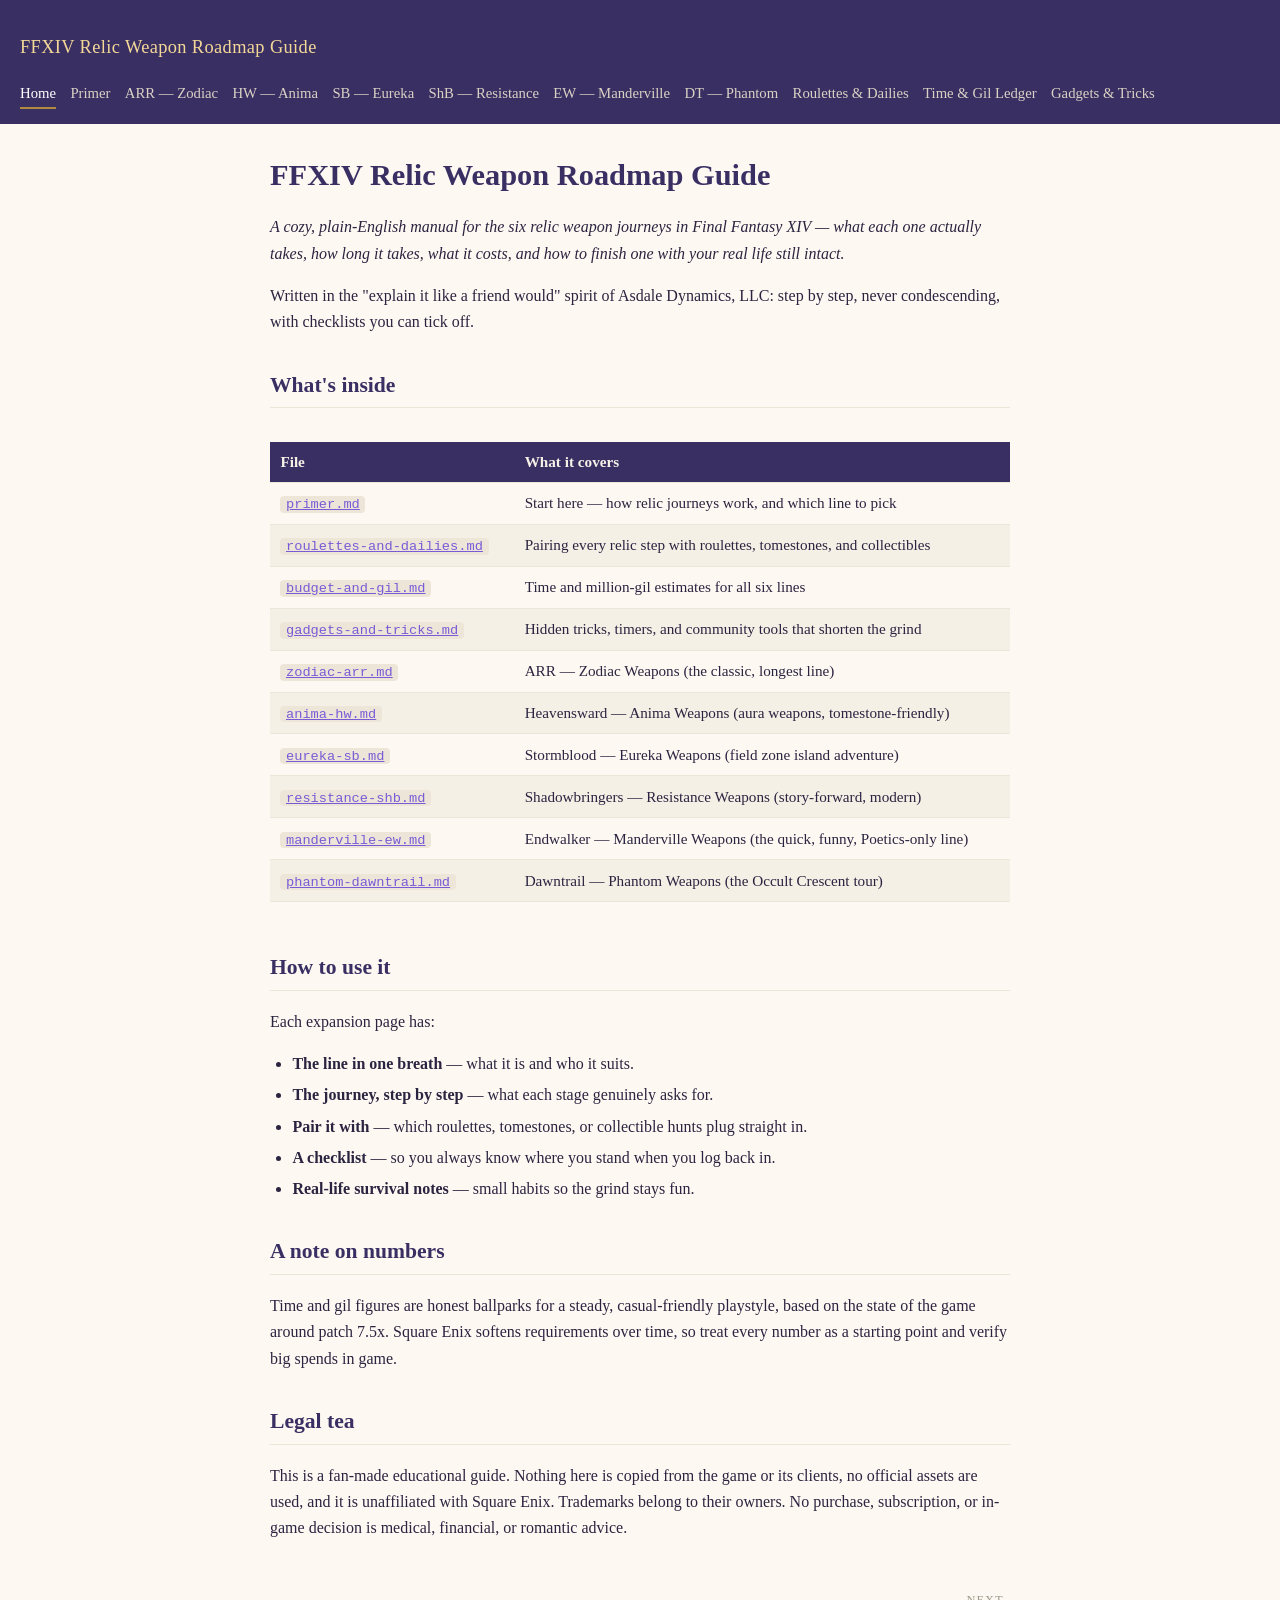
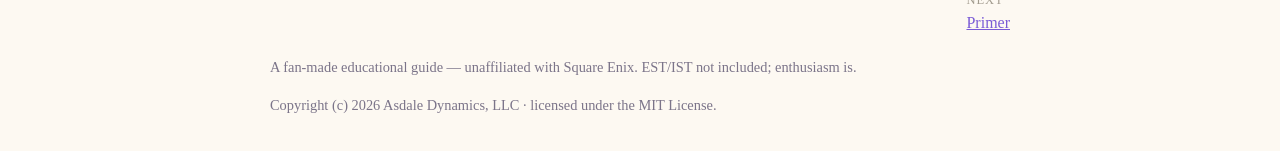
<file: site/index.html>
<!DOCTYPE html>
<html lang="en">
<head>
<meta charset="utf-8">
<meta name="viewport" content="width=device-width, initial-scale=1">
<title>FFXIV Relic Weapon Roadmap Guide — FFXIV Relic Weapon Roadmap Guide</title>
<meta name="description" content="A cozy fan-made guide to every Final Fantasy XIV relic weapon journey: steps, time and gil estimates, roulette pairings, and checklists.">
<link rel="stylesheet" href="css/style.css">
</head>
<body>
<header class="site-header">
  <p class="brand"><a href="index.html">FFXIV Relic Weapon Roadmap Guide</a></p>
  <nav class="site-nav"><a href="index.html" class="current">Home</a> <a href="primer.html">Primer</a> <a href="zodiac.html">ARR — Zodiac</a> <a href="anima.html">HW — Anima</a> <a href="eureka.html">SB — Eureka</a> <a href="resistance.html">ShB — Resistance</a> <a href="manderville.html">EW — Manderville</a> <a href="phantom.html">DT — Phantom</a> <a href="roulettes.html">Roulettes & Dailies</a> <a href="budget.html">Time & Gil Ledger</a> <a href="gadgets.html">Gadgets & Tricks</a></nav>
</header>
<main>
<h1 id="ffxiv-relic-weapon-roadmap-guide">FFXIV Relic Weapon Roadmap Guide</h1>
<p><em>A cozy, plain-English manual for the six relic weapon journeys in Final Fantasy XIV — what each one actually takes, how long it takes, what it costs, and how to finish one with your real life still intact.</em></p>
<p>Written in the "explain it like a friend would" spirit of Asdale Dynamics, LLC: step by step, never condescending, with checklists you can tick off.</p>
<h2 id="what-s-inside">What's inside</h2>
<div class="tablewrap"><table>
<thead><tr><th>File</th><th>What it covers</th></tr></thead>
<tbody>
<tr><td><a href="primer.md"><code>primer.md</code></a></td><td>Start here — how relic journeys work, and which line to pick</td></tr>
<tr><td><a href="roulettes-and-dailies.md"><code>roulettes-and-dailies.md</code></a></td><td>Pairing every relic step with roulettes, tomestones, and collectibles</td></tr>
<tr><td><a href="budget-and-gil.md"><code>budget-and-gil.md</code></a></td><td>Time and million-gil estimates for all six lines</td></tr>
<tr><td><a href="gadgets-and-tricks.md"><code>gadgets-and-tricks.md</code></a></td><td>Hidden tricks, timers, and community tools that shorten the grind</td></tr>
<tr><td><a href="zodiac-arr.md"><code>zodiac-arr.md</code></a></td><td>ARR — Zodiac Weapons (the classic, longest line)</td></tr>
<tr><td><a href="anima-hw.md"><code>anima-hw.md</code></a></td><td>Heavensward — Anima Weapons (aura weapons, tomestone-friendly)</td></tr>
<tr><td><a href="eureka-sb.md"><code>eureka-sb.md</code></a></td><td>Stormblood — Eureka Weapons (field zone island adventure)</td></tr>
<tr><td><a href="resistance-shb.md"><code>resistance-shb.md</code></a></td><td>Shadowbringers — Resistance Weapons (story-forward, modern)</td></tr>
<tr><td><a href="manderville-ew.md"><code>manderville-ew.md</code></a></td><td>Endwalker — Manderville Weapons (the quick, funny, Poetics-only line)</td></tr>
<tr><td><a href="phantom-dawntrail.md"><code>phantom-dawntrail.md</code></a></td><td>Dawntrail — Phantom Weapons (the Occult Crescent tour)</td></tr>
</tbody></table></div>
<h2 id="how-to-use-it">How to use it</h2>
<p>Each expansion page has:</p>
<ul>
<li><strong>The line in one breath</strong> — what it is and who it suits.</li>
<li><strong>The journey, step by step</strong> — what each stage genuinely asks for.</li>
<li><strong>Pair it with</strong> — which roulettes, tomestones, or collectible hunts plug straight in.</li>
<li><strong>A checklist</strong> — so you always know where you stand when you log back in.</li>
<li><strong>Real-life survival notes</strong> — small habits so the grind stays fun.</li>
</ul>
<h2 id="a-note-on-numbers">A note on numbers</h2>
<p>Time and gil figures are honest ballparks for a steady, casual-friendly playstyle, based on the state of the game around patch 7.5x. Square Enix softens requirements over time, so treat every number as a starting point and verify big spends in game.</p>
<h2 id="legal-tea">Legal tea</h2>
<p>This is a fan-made educational guide. Nothing here is copied from the game or its clients, no official assets are used, and it is unaffiliated with Square Enix. Trademarks belong to their owners. No purchase, subscription, or in-game decision is medical, financial, or romantic advice.</p>
</main>
<footer class="site-footer">
  <div class="pn-row">
    <div class="pn Previous pn-hidden"><span>Previous</span><span>&nbsp;</span></div>
    <div class="pn Next"><span>Next</span><a href="primer.html">Primer</a></div>
  </div>
  <p>A fan-made educational guide — unaffiliated with Square Enix. EST/IST not included; enthusiasm is.</p>
  <p>Copyright (c) 2026 Asdale Dynamics, LLC · licensed under the MIT License.</p>
</footer>
<script src="js/checklist.js"></script>
</body>
</html>
</file>
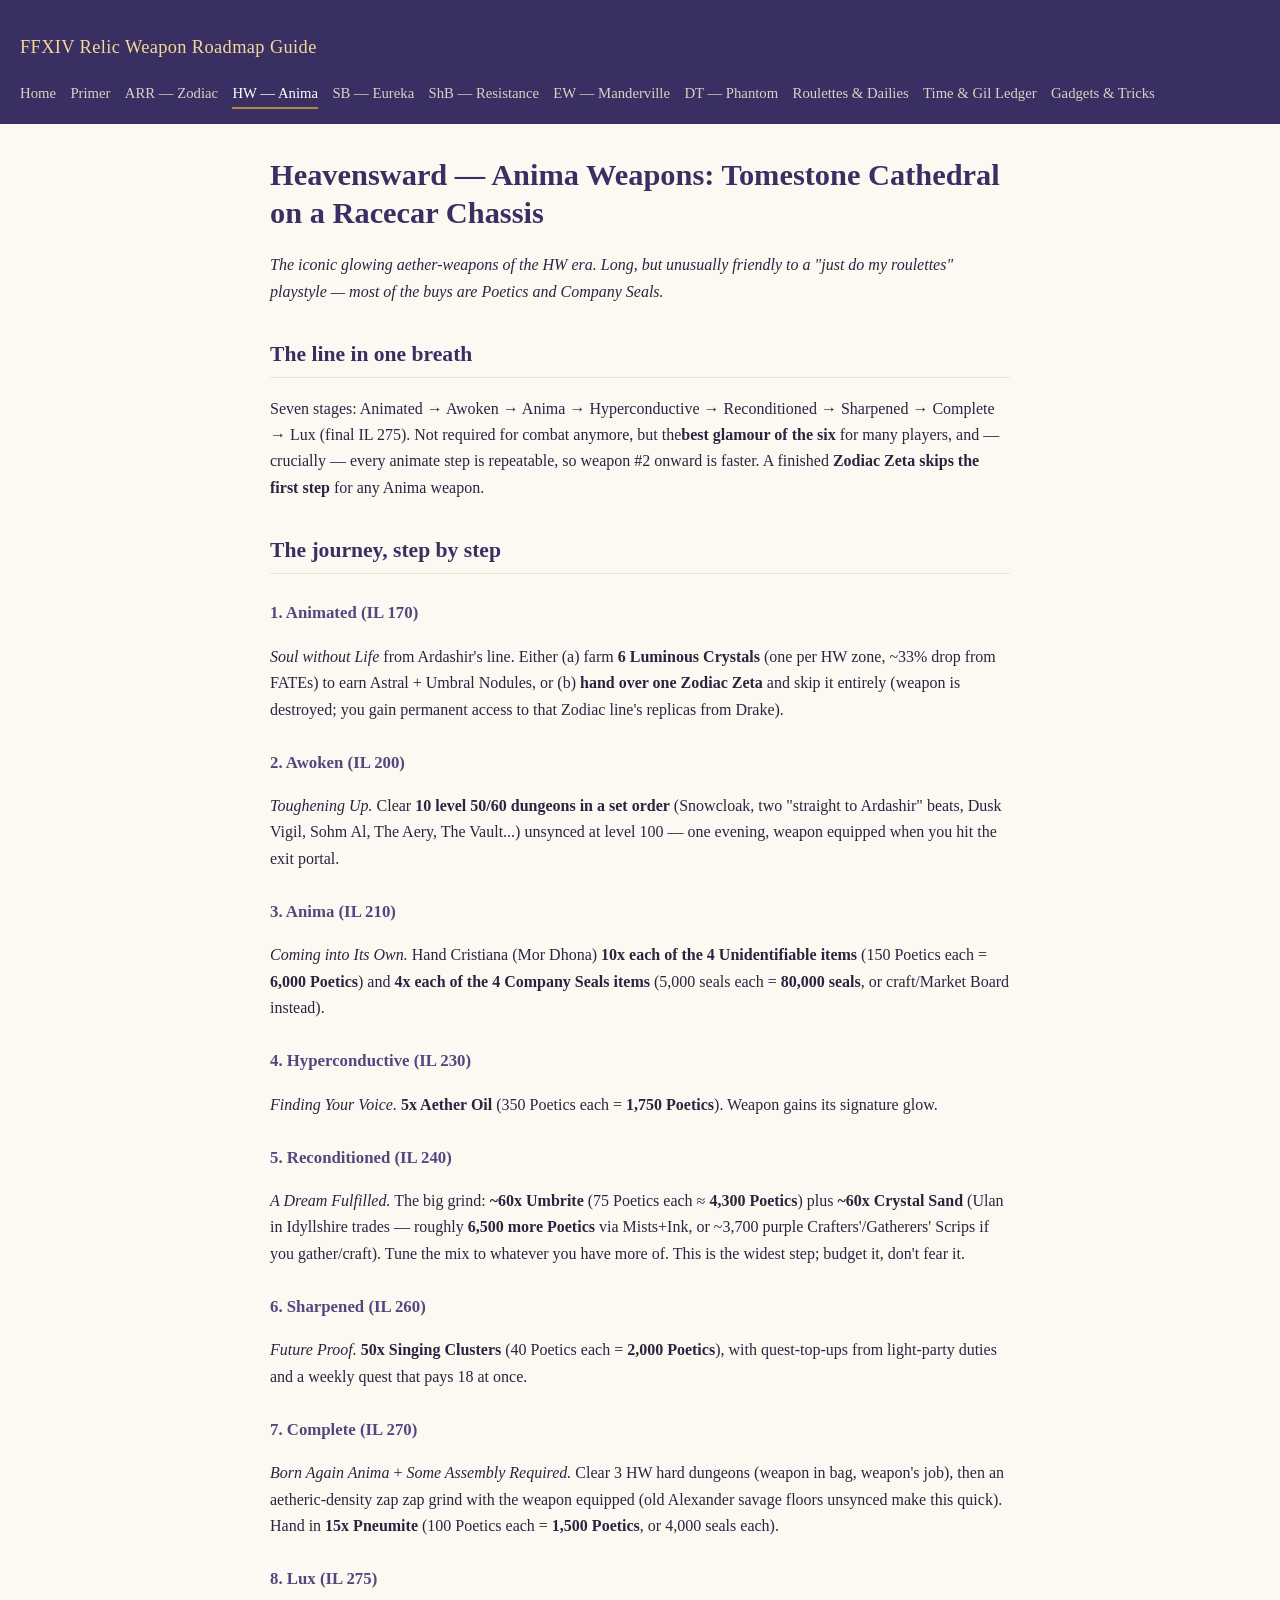
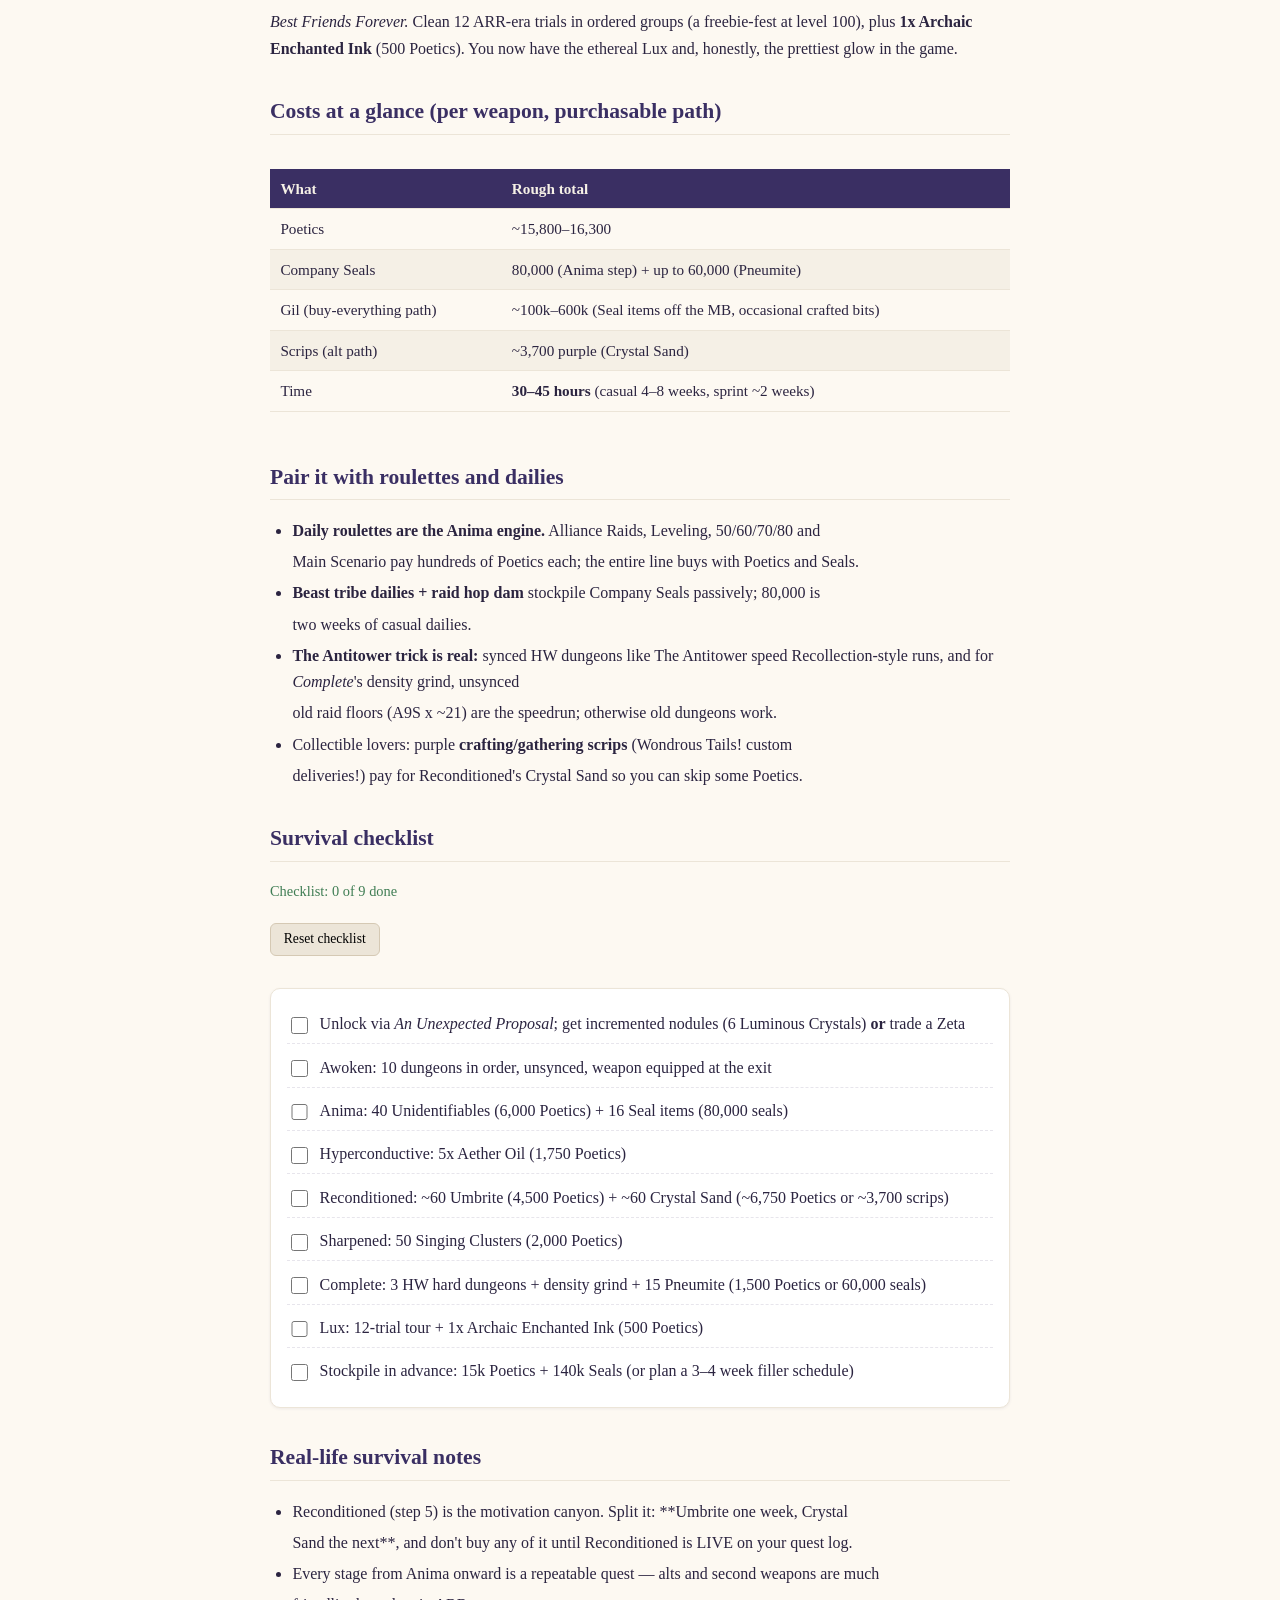
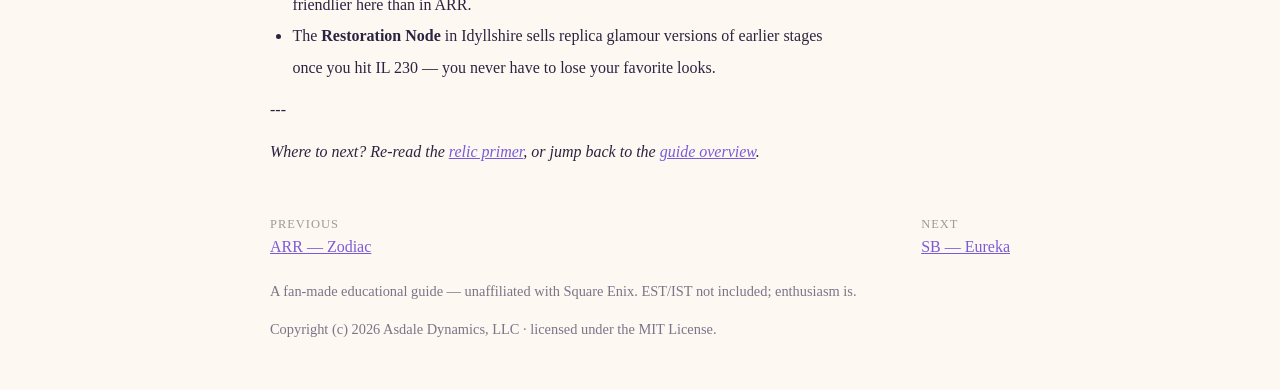
<file: site/anima.html>
<!DOCTYPE html>
<html lang="en">
<head>
<meta charset="utf-8">
<meta name="viewport" content="width=device-width, initial-scale=1">
<title>Heavensward — Anima Weapons: Tomestone Cathedral on a Racecar Chassis — FFXIV Relic Weapon Roadmap Guide</title>
<meta name="description" content="A cozy fan-made guide to every Final Fantasy XIV relic weapon journey: steps, time and gil estimates, roulette pairings, and checklists.">
<link rel="stylesheet" href="css/style.css">
</head>
<body>
<header class="site-header">
  <p class="brand"><a href="index.html">FFXIV Relic Weapon Roadmap Guide</a></p>
  <nav class="site-nav"><a href="index.html">Home</a> <a href="primer.html">Primer</a> <a href="zodiac.html">ARR — Zodiac</a> <a href="anima.html" class="current">HW — Anima</a> <a href="eureka.html">SB — Eureka</a> <a href="resistance.html">ShB — Resistance</a> <a href="manderville.html">EW — Manderville</a> <a href="phantom.html">DT — Phantom</a> <a href="roulettes.html">Roulettes & Dailies</a> <a href="budget.html">Time & Gil Ledger</a> <a href="gadgets.html">Gadgets & Tricks</a></nav>
</header>
<main>
<h1 id="heavensward-anima-weapons-tomestone-cathedral-on-a-racecar-chassis">Heavensward — Anima Weapons: Tomestone Cathedral on a Racecar Chassis</h1>
<p><em>The iconic glowing aether-weapons of the HW era. Long, but unusually friendly to a "just do my roulettes" playstyle — most of the buys are Poetics and Company Seals.</em></p>
<h2 id="the-line-in-one-breath">The line in one breath</h2>
<p>Seven stages: Animated → Awoken → Anima → Hyperconductive → Reconditioned → Sharpened → Complete → Lux (final IL 275). Not required for combat anymore, but the<strong>best glamour of the six</strong> for many players, and — crucially — every animate step is repeatable, so weapon #2 onward is faster. A finished <strong>Zodiac Zeta skips the first step</strong> for any Anima weapon.</p>
<h2 id="the-journey-step-by-step">The journey, step by step</h2>
<h3>1. Animated (IL 170)</h3>
<p><em>Soul without Life</em> from Ardashir's line. Either (a) farm <strong>6 Luminous Crystals</strong> (one per HW zone, ~33% drop from FATEs) to earn Astral + Umbral Nodules, or (b) <strong>hand over one Zodiac Zeta</strong> and skip it entirely (weapon is destroyed; you gain permanent access to that Zodiac line's replicas from Drake).</p>
<h3>2. Awoken (IL 200)</h3>
<p><em>Toughening Up.</em> Clear <strong>10 level 50/60 dungeons in a set order</strong> (Snowcloak, two "straight to Ardashir" beats, Dusk Vigil, Sohm Al, The Aery, The Vault...) unsynced at level 100 — one evening, weapon equipped when you hit the exit portal.</p>
<h3>3. Anima (IL 210)</h3>
<p><em>Coming into Its Own.</em> Hand Cristiana (Mor Dhona) <strong>10x each of the 4 Unidentifiable items</strong> (150 Poetics each = <strong>6,000 Poetics</strong>) and <strong>4x each of the 4 Company Seals items</strong> (5,000 seals each = <strong>80,000 seals</strong>, or craft/Market Board instead).</p>
<h3>4. Hyperconductive (IL 230)</h3>
<p><em>Finding Your Voice.</em> <strong>5x Aether Oil</strong> (350 Poetics each = <strong>1,750 Poetics</strong>). Weapon gains its signature glow.</p>
<h3>5. Reconditioned (IL 240)</h3>
<p><em>A Dream Fulfilled.</em> The big grind: <strong>~60x Umbrite</strong> (75 Poetics each ≈ <strong>4,300 Poetics</strong>) plus <strong>~60x Crystal Sand</strong> (Ulan in Idyllshire trades — roughly <strong>6,500 more Poetics</strong> via Mists+Ink, or ~3,700 purple Crafters'/Gatherers' Scrips if you gather/craft). Tune the mix to whatever you have more of. This is the widest step; budget it, don't fear it.</p>
<h3>6. Sharpened (IL 260)</h3>
<p><em>Future Proof.</em> <strong>50x Singing Clusters</strong> (40 Poetics each = <strong>2,000 Poetics</strong>), with quest-top-ups from light-party duties and a weekly quest that pays 18 at once.</p>
<h3>7. Complete (IL 270)</h3>
<p><em>Born Again Anima</em> + <em>Some Assembly Required.</em> Clear 3 HW hard dungeons (weapon in bag, weapon's job), then an aetheric-density zap zap grind with the weapon equipped (old Alexander savage floors unsynced make this quick). Hand in <strong>15x Pneumite</strong> (100 Poetics each = <strong>1,500 Poetics</strong>, or 4,000 seals each).</p>
<h3>8. Lux (IL 275)</h3>
<p><em>Best Friends Forever.</em> Clean 12 ARR-era trials in ordered groups (a freebie-fest at level 100), plus <strong>1x Archaic Enchanted Ink</strong> (500 Poetics). You now have the ethereal Lux and, honestly, the prettiest glow in the game.</p>
<h2 id="costs-at-a-glance-per-weapon-purchasable-path">Costs at a glance (per weapon, purchasable path)</h2>
<div class="tablewrap"><table>
<thead><tr><th>What</th><th>Rough total</th></tr></thead>
<tbody>
<tr><td>Poetics</td><td>~15,800–16,300</td></tr>
<tr><td>Company Seals</td><td>80,000 (Anima step) + up to 60,000 (Pneumite)</td></tr>
<tr><td>Gil (buy-everything path)</td><td>~100k–600k (Seal items off the MB, occasional crafted bits)</td></tr>
<tr><td>Scrips (alt path)</td><td>~3,700 purple (Crystal Sand)</td></tr>
<tr><td>Time</td><td><strong>30–45 hours</strong> (casual 4–8 weeks, sprint ~2 weeks)</td></tr>
</tbody></table></div>
<h2 id="pair-it-with-roulettes-and-dailies">Pair it with roulettes and dailies</h2>
<ul>
<li><strong>Daily roulettes are the Anima engine.</strong> Alliance Raids, Leveling, 50/60/70/80 and</li> Main Scenario pay hundreds of Poetics each; the entire line buys with Poetics and Seals.
<li><strong>Beast tribe dailies + raid hop dam</strong> stockpile Company Seals passively; 80,000 is</li> two weeks of casual dailies.
<li><strong>The Antitower trick is real:</strong> synced HW dungeons like The Antitower speed Recollection-style runs, and for <em>Complete</em>'s density grind, unsynced</li> old raid floors (A9S x ~21) are the speedrun; otherwise old dungeons work.
<li>Collectible lovers: purple <strong>crafting/gathering scrips</strong> (Wondrous Tails! custom</li> deliveries!) pay for Reconditioned's Crystal Sand so you can skip some Poetics.
</ul>
<h2 id="survival-checklist">Survival checklist</h2>
<ul class="checklist">
<li class="check-item"><input type="checkbox" data-key="anima:40"> <span>Unlock via <em>An Unexpected Proposal</em>; get incremented nodules (6 Luminous Crystals) <strong>or</strong> trade a Zeta</span></li>
<li class="check-item"><input type="checkbox" data-key="anima:41"> <span>Awoken: 10 dungeons in order, unsynced, weapon equipped at the exit</span></li>
<li class="check-item"><input type="checkbox" data-key="anima:42"> <span>Anima: 40 Unidentifiables (6,000 Poetics) + 16 Seal items (80,000 seals)</span></li>
<li class="check-item"><input type="checkbox" data-key="anima:43"> <span>Hyperconductive: 5x Aether Oil (1,750 Poetics)</span></li>
<li class="check-item"><input type="checkbox" data-key="anima:44"> <span>Reconditioned: ~60 Umbrite (4,500 Poetics) + ~60 Crystal Sand (~6,750 Poetics or ~3,700 scrips)</span></li>
<li class="check-item"><input type="checkbox" data-key="anima:45"> <span>Sharpened: 50 Singing Clusters (2,000 Poetics)</span></li>
<li class="check-item"><input type="checkbox" data-key="anima:46"> <span>Complete: 3 HW hard dungeons + density grind + 15 Pneumite (1,500 Poetics or 60,000 seals)</span></li>
<li class="check-item"><input type="checkbox" data-key="anima:47"> <span>Lux: 12-trial tour + 1x Archaic Enchanted Ink (500 Poetics)</span></li>
<li class="check-item"><input type="checkbox" data-key="anima:48"> <span>Stockpile in advance: 15k Poetics + 140k Seals (or plan a 3–4 week filler schedule)</span></li>
</ul>
<h2 id="real-life-survival-notes">Real-life survival notes</h2>
<ul>
<li>Reconditioned (step 5) is the motivation canyon. Split it: **Umbrite one week, Crystal</li> Sand the next**, and don't buy any of it until Reconditioned is LIVE on your quest log.
<li>Every stage from Anima onward is a repeatable quest — alts and second weapons are much</li> friendlier here than in ARR.
<li>The <strong>Restoration Node</strong> in Idyllshire sells replica glamour versions of earlier stages</li> once you hit IL 230 — you never have to lose your favorite looks.
</ul>
<p>---</p>
<p><em>Where to next? Re-read the <a href="primer.md">relic primer</a>, or jump back to the <a href="index.md">guide overview</a>.</em></p>
</main>
<footer class="site-footer">
  <div class="pn-row">
    <div class="pn Previous"><span>Previous</span><a href="zodiac.html">ARR — Zodiac</a></div>
    <div class="pn Next"><span>Next</span><a href="eureka.html">SB — Eureka</a></div>
  </div>
  <p>A fan-made educational guide — unaffiliated with Square Enix. EST/IST not included; enthusiasm is.</p>
  <p>Copyright (c) 2026 Asdale Dynamics, LLC · licensed under the MIT License.</p>
</footer>
<script src="js/checklist.js"></script>
</body>
</html>
</file>
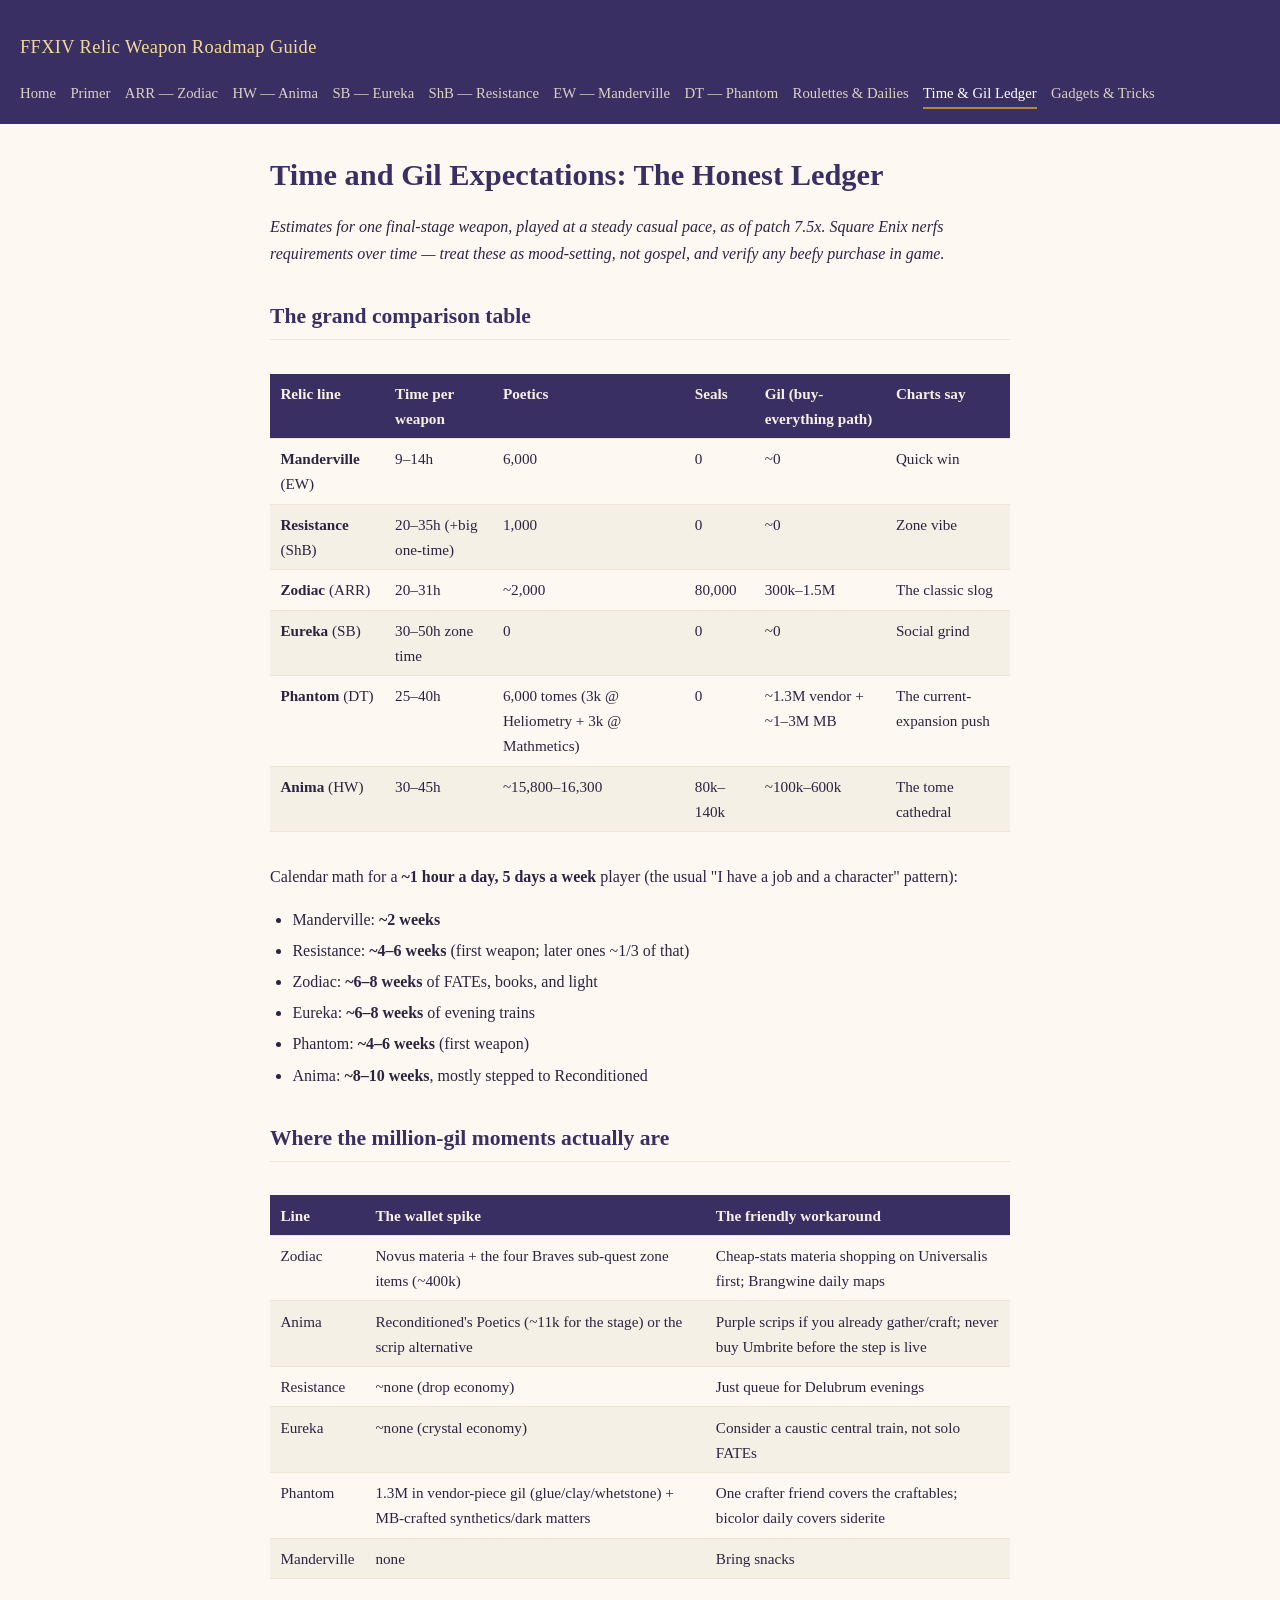
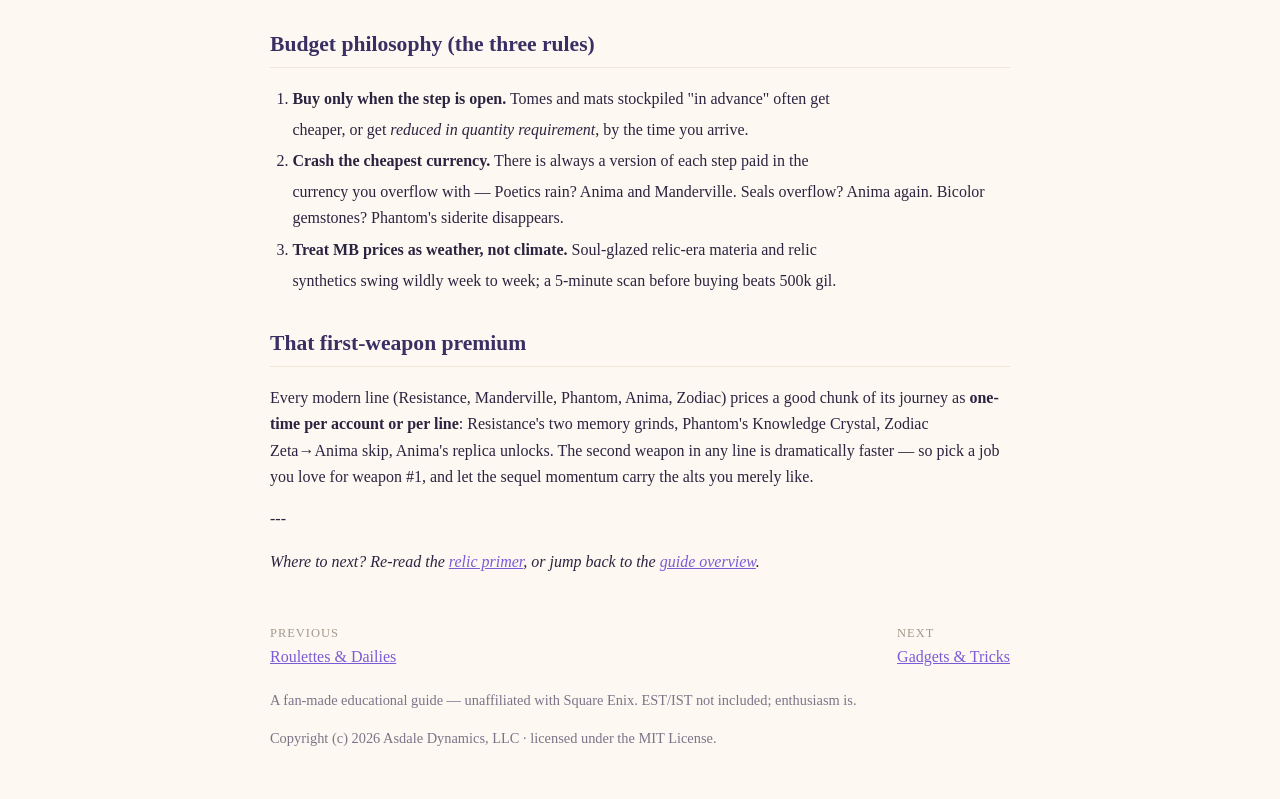
<file: site/budget.html>
<!DOCTYPE html>
<html lang="en">
<head>
<meta charset="utf-8">
<meta name="viewport" content="width=device-width, initial-scale=1">
<title>Time and Gil Expectations: The Honest Ledger — FFXIV Relic Weapon Roadmap Guide</title>
<meta name="description" content="A cozy fan-made guide to every Final Fantasy XIV relic weapon journey: steps, time and gil estimates, roulette pairings, and checklists.">
<link rel="stylesheet" href="css/style.css">
</head>
<body>
<header class="site-header">
  <p class="brand"><a href="index.html">FFXIV Relic Weapon Roadmap Guide</a></p>
  <nav class="site-nav"><a href="index.html">Home</a> <a href="primer.html">Primer</a> <a href="zodiac.html">ARR — Zodiac</a> <a href="anima.html">HW — Anima</a> <a href="eureka.html">SB — Eureka</a> <a href="resistance.html">ShB — Resistance</a> <a href="manderville.html">EW — Manderville</a> <a href="phantom.html">DT — Phantom</a> <a href="roulettes.html">Roulettes & Dailies</a> <a href="budget.html" class="current">Time & Gil Ledger</a> <a href="gadgets.html">Gadgets & Tricks</a></nav>
</header>
<main>
<h1 id="time-and-gil-expectations-the-honest-ledger">Time and Gil Expectations: The Honest Ledger</h1>
<p><em>Estimates for one final-stage weapon, played at a steady casual pace, as of patch 7.5x. Square Enix nerfs requirements over time — treat these as mood-setting, not gospel, and verify any beefy purchase in game.</em></p>
<h2 id="the-grand-comparison-table">The grand comparison table</h2>
<div class="tablewrap"><table>
<thead><tr><th>Relic line</th><th>Time per weapon</th><th>Poetics</th><th>Seals</th><th>Gil (buy-everything path)</th><th>Charts say</th></tr></thead>
<tbody>
<tr><td><strong>Manderville</strong> (EW)</td><td>9–14h</td><td>6,000</td><td>0</td><td>~0</td><td>Quick win</td></tr>
<tr><td><strong>Resistance</strong> (ShB)</td><td>20–35h (+big one-time)</td><td>1,000</td><td>0</td><td>~0</td><td>Zone vibe</td></tr>
<tr><td><strong>Zodiac</strong> (ARR)</td><td>20–31h</td><td>~2,000</td><td>80,000</td><td>300k–1.5M</td><td>The classic slog</td></tr>
<tr><td><strong>Eureka</strong> (SB)</td><td>30–50h zone time</td><td>0</td><td>0</td><td>~0</td><td>Social grind</td></tr>
<tr><td><strong>Phantom</strong> (DT)</td><td>25–40h</td><td>6,000 tomes (3k @ Heliometry + 3k @ Mathmetics)</td><td>0</td><td>~1.3M vendor + ~1–3M MB</td><td>The current-expansion push</td></tr>
<tr><td><strong>Anima</strong> (HW)</td><td>30–45h</td><td>~15,800–16,300</td><td>80k–140k</td><td>~100k–600k</td><td>The tome cathedral</td></tr>
</tbody></table></div>
<p>Calendar math for a <strong>~1 hour a day, 5 days a week</strong> player (the usual "I have a job and a character" pattern):</p>
<ul>
<li>Manderville: <strong>~2 weeks</strong></li>
<li>Resistance: <strong>~4–6 weeks</strong> (first weapon; later ones ~1/3 of that)</li>
<li>Zodiac: <strong>~6–8 weeks</strong> of FATEs, books, and light</li>
<li>Eureka: <strong>~6–8 weeks</strong> of evening trains</li>
<li>Phantom: <strong>~4–6 weeks</strong> (first weapon)</li>
<li>Anima: <strong>~8–10 weeks</strong>, mostly stepped to Reconditioned</li>
</ul>
<h2 id="where-the-million-gil-moments-actually-are">Where the million-gil moments actually are</h2>
<div class="tablewrap"><table>
<thead><tr><th>Line</th><th>The wallet spike</th><th>The friendly workaround</th></tr></thead>
<tbody>
<tr><td>Zodiac</td><td>Novus materia + the four Braves sub-quest zone items (~400k)</td><td>Cheap-stats materia shopping on Universalis first; Brangwine daily maps</td></tr>
<tr><td>Anima</td><td>Reconditioned's Poetics (~11k for the stage) or the scrip alternative</td><td>Purple scrips if you already gather/craft; never buy Umbrite before the step is live</td></tr>
<tr><td>Resistance</td><td>~none (drop economy)</td><td>Just queue for Delubrum evenings</td></tr>
<tr><td>Eureka</td><td>~none (crystal economy)</td><td>Consider a caustic central train, not solo FATEs</td></tr>
<tr><td>Phantom</td><td>1.3M in vendor-piece gil (glue/clay/whetstone) + MB-crafted synthetics/dark matters</td><td>One crafter friend covers the craftables; bicolor daily covers siderite</td></tr>
<tr><td>Manderville</td><td>none</td><td>Bring snacks</td></tr>
</tbody></table></div>
<h2 id="budget-philosophy-the-three-rules">Budget philosophy (the three rules)</h2>
<ol>
<li><strong>Buy only when the step is open.</strong> Tomes and mats stockpiled "in advance" often get</li> cheaper, or get <em>reduced in quantity requirement</em>, by the time you arrive.
<li><strong>Crash the cheapest currency.</strong> There is always a version of each step paid in the</li> currency you overflow with — Poetics rain? Anima and Manderville. Seals overflow? Anima again. Bicolor gemstones? Phantom's siderite disappears.
<li><strong>Treat MB prices as weather, not climate.</strong> Soul-glazed relic-era materia and relic</li> synthetics swing wildly week to week; a 5-minute scan before buying beats 500k gil.
</ol>
<h2 id="that-first-weapon-premium">That first-weapon premium</h2>
<p>Every modern line (Resistance, Manderville, Phantom, Anima, Zodiac) prices a good chunk of its journey as <strong>one-time per account or per line</strong>: Resistance's two memory grinds, Phantom's Knowledge Crystal, Zodiac Zeta→Anima skip, Anima's replica unlocks. The second weapon in any line is dramatically faster — so pick a job you love for weapon #1, and let the sequel momentum carry the alts you merely like.</p>
<p>---</p>
<p><em>Where to next? Re-read the <a href="primer.md">relic primer</a>, or jump back to the <a href="index.md">guide overview</a>.</em></p>
</main>
<footer class="site-footer">
  <div class="pn-row">
    <div class="pn Previous"><span>Previous</span><a href="roulettes.html">Roulettes & Dailies</a></div>
    <div class="pn Next"><span>Next</span><a href="gadgets.html">Gadgets & Tricks</a></div>
  </div>
  <p>A fan-made educational guide — unaffiliated with Square Enix. EST/IST not included; enthusiasm is.</p>
  <p>Copyright (c) 2026 Asdale Dynamics, LLC · licensed under the MIT License.</p>
</footer>
<script src="js/checklist.js"></script>
</body>
</html>
</file>
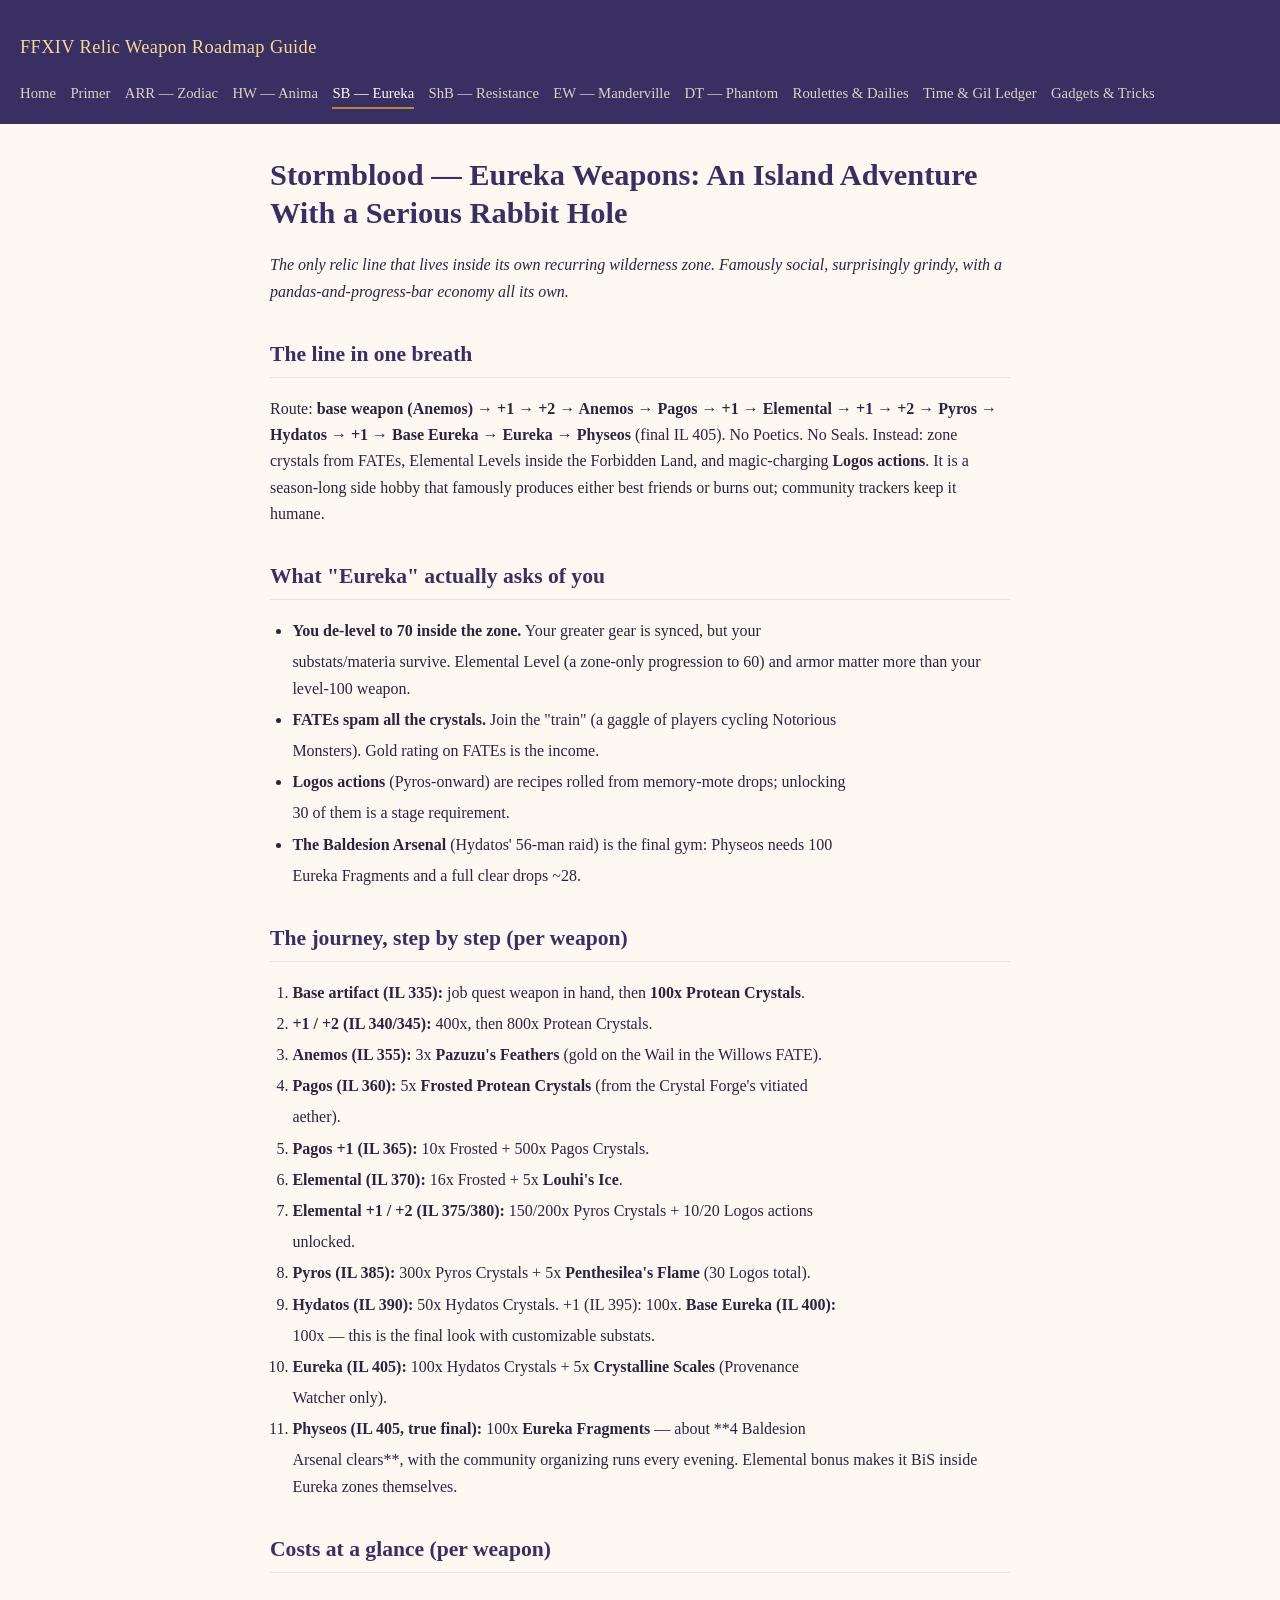
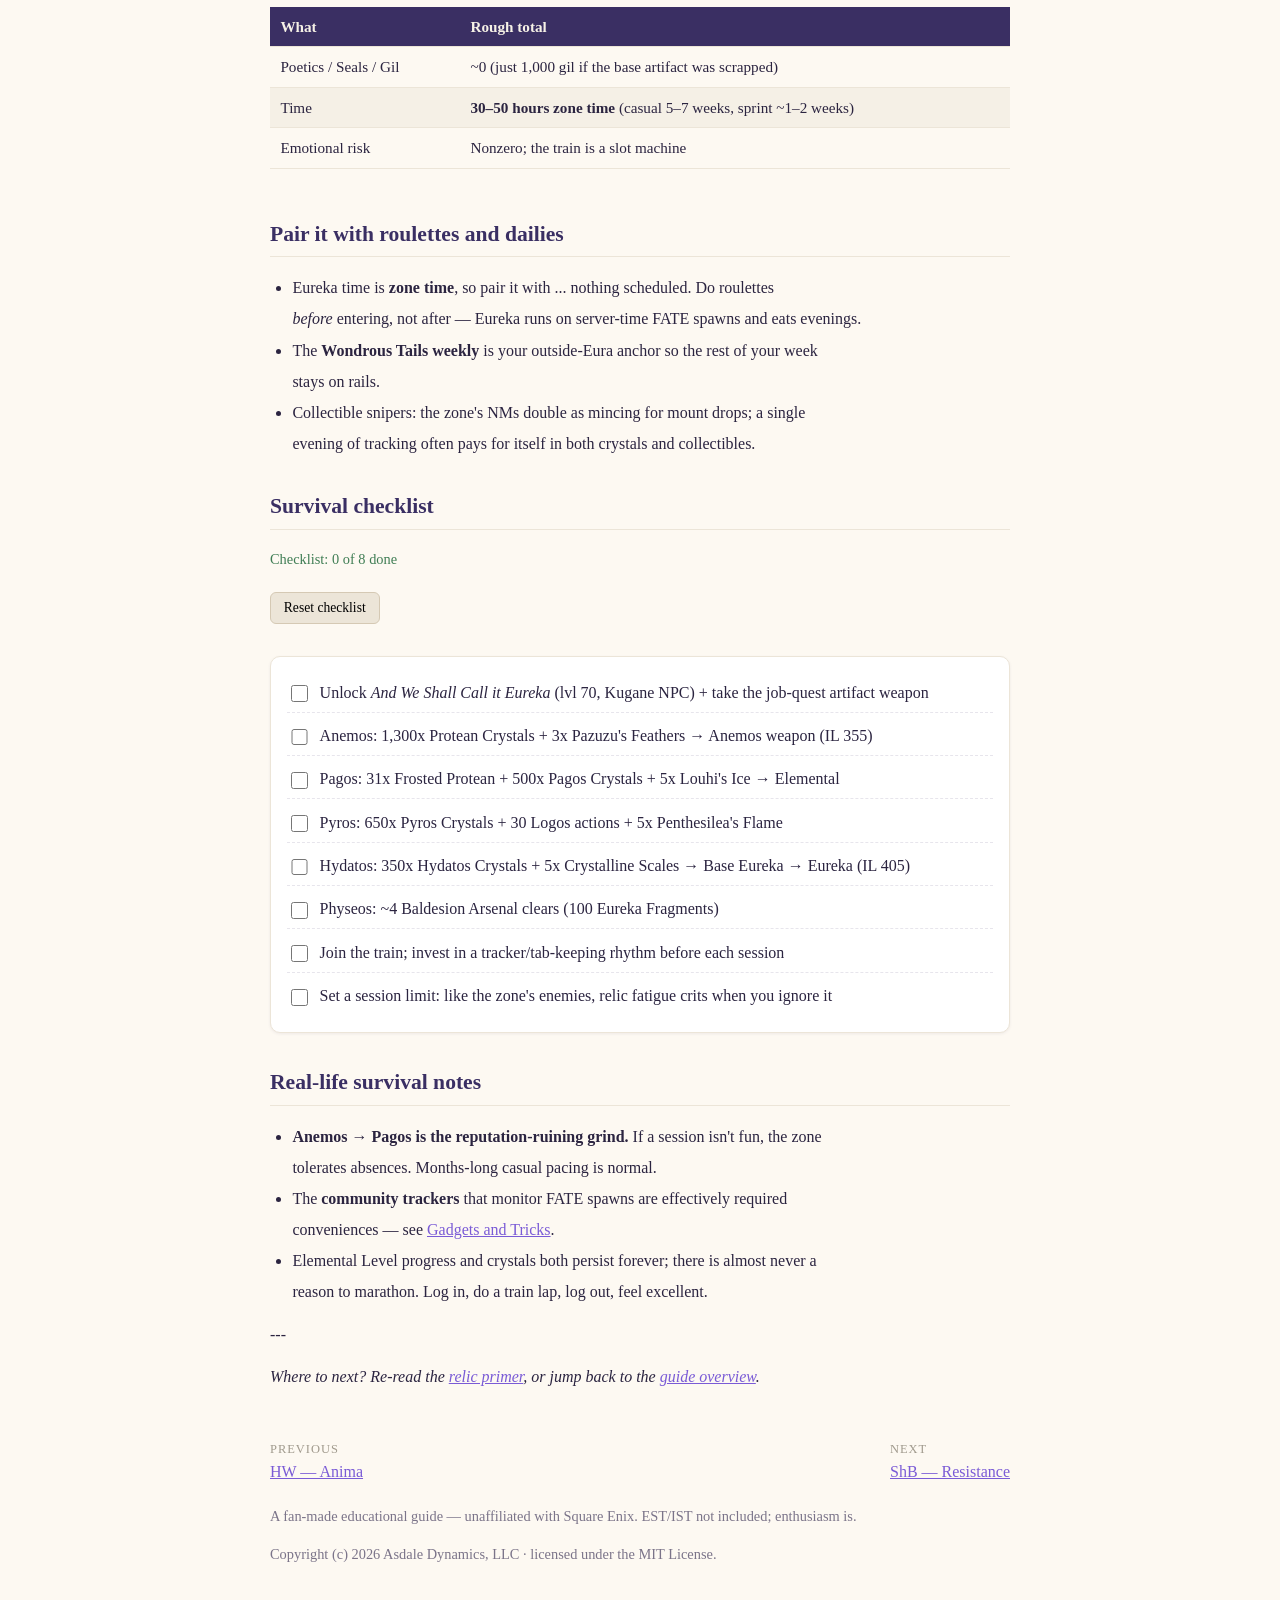
<file: site/eureka.html>
<!DOCTYPE html>
<html lang="en">
<head>
<meta charset="utf-8">
<meta name="viewport" content="width=device-width, initial-scale=1">
<title>Stormblood — Eureka Weapons: An Island Adventure With a Serious Rabbit Hole — FFXIV Relic Weapon Roadmap Guide</title>
<meta name="description" content="A cozy fan-made guide to every Final Fantasy XIV relic weapon journey: steps, time and gil estimates, roulette pairings, and checklists.">
<link rel="stylesheet" href="css/style.css">
</head>
<body>
<header class="site-header">
  <p class="brand"><a href="index.html">FFXIV Relic Weapon Roadmap Guide</a></p>
  <nav class="site-nav"><a href="index.html">Home</a> <a href="primer.html">Primer</a> <a href="zodiac.html">ARR — Zodiac</a> <a href="anima.html">HW — Anima</a> <a href="eureka.html" class="current">SB — Eureka</a> <a href="resistance.html">ShB — Resistance</a> <a href="manderville.html">EW — Manderville</a> <a href="phantom.html">DT — Phantom</a> <a href="roulettes.html">Roulettes & Dailies</a> <a href="budget.html">Time & Gil Ledger</a> <a href="gadgets.html">Gadgets & Tricks</a></nav>
</header>
<main>
<h1 id="stormblood-eureka-weapons-an-island-adventure-with-a-serious-rabbit-hole">Stormblood — Eureka Weapons: An Island Adventure With a Serious Rabbit Hole</h1>
<p><em>The only relic line that lives inside its own recurring wilderness zone. Famously social, surprisingly grindy, with a pandas-and-progress-bar economy all its own.</em></p>
<h2 id="the-line-in-one-breath">The line in one breath</h2>
<p>Route: <strong>base weapon (Anemos) → +1 → +2 → Anemos → Pagos → +1 → Elemental → +1 → +2 → Pyros → Hydatos → +1 → Base Eureka → Eureka → Physeos</strong> (final IL 405). No Poetics. No Seals. Instead: zone crystals from FATEs, Elemental Levels inside the Forbidden Land, and magic-charging <strong>Logos actions</strong>. It is a season-long side hobby that famously produces either best friends or burns out; community trackers keep it humane.</p>
<h2 id="what-eureka-actually-asks-of-you">What "Eureka" actually asks of you</h2>
<ul>
<li><strong>You de-level to 70 inside the zone.</strong> Your greater gear is synced, but your</li> substats/materia survive. Elemental Level (a zone-only progression to 60) and armor matter more than your level-100 weapon.
<li><strong>FATEs spam all the crystals.</strong> Join the "train" (a gaggle of players cycling Notorious</li> Monsters). Gold rating on FATEs is the income.
<li><strong>Logos actions</strong> (Pyros-onward) are recipes rolled from memory-mote drops; unlocking</li> 30 of them is a stage requirement.
<li><strong>The Baldesion Arsenal</strong> (Hydatos' 56-man raid) is the final gym: Physeos needs 100</li> Eureka Fragments and a full clear drops ~28.
</ul>
<h2 id="the-journey-step-by-step-per-weapon">The journey, step by step (per weapon)</h2>
<ol>
<li><strong>Base artifact (IL 335):</strong> job quest weapon in hand, then <strong>100x Protean Crystals</strong>.</li>
<li><strong>+1 / +2 (IL 340/345):</strong> 400x, then 800x Protean Crystals.</li>
<li><strong>Anemos (IL 355):</strong> 3x <strong>Pazuzu's Feathers</strong> (gold on the Wail in the Willows FATE).</li>
<li><strong>Pagos (IL 360):</strong> 5x <strong>Frosted Protean Crystals</strong> (from the Crystal Forge's vitiated</li> aether).
<li><strong>Pagos +1 (IL 365):</strong> 10x Frosted + 500x Pagos Crystals.</li>
<li><strong>Elemental (IL 370):</strong> 16x Frosted + 5x <strong>Louhi's Ice</strong>.</li>
<li><strong>Elemental +1 / +2 (IL 375/380):</strong> 150/200x Pyros Crystals + 10/20 Logos actions</li> unlocked.
<li><strong>Pyros (IL 385):</strong> 300x Pyros Crystals + 5x <strong>Penthesilea's Flame</strong> (30 Logos total).</li>
<li><strong>Hydatos (IL 390):</strong> 50x Hydatos Crystals. +1 (IL 395): 100x. <strong>Base Eureka (IL 400):</strong></li> 100x — this is the final look with customizable substats.
<li><strong>Eureka (IL 405):</strong> 100x Hydatos Crystals + 5x <strong>Crystalline Scales</strong> (Provenance</li> Watcher only).
<li><strong>Physeos (IL 405, true final):</strong> 100x <strong>Eureka Fragments</strong> — about **4 Baldesion</li> Arsenal clears**, with the community organizing runs every evening. Elemental bonus makes it BiS inside Eureka zones themselves.
</ol>
<h2 id="costs-at-a-glance-per-weapon">Costs at a glance (per weapon)</h2>
<div class="tablewrap"><table>
<thead><tr><th>What</th><th>Rough total</th></tr></thead>
<tbody>
<tr><td>Poetics / Seals / Gil</td><td>~0 (just 1,000 gil if the base artifact was scrapped)</td></tr>
<tr><td>Time</td><td><strong>30–50 hours zone time</strong> (casual 5–7 weeks, sprint ~1–2 weeks)</td></tr>
<tr><td>Emotional risk</td><td>Nonzero; the train is a slot machine</td></tr>
</tbody></table></div>
<h2 id="pair-it-with-roulettes-and-dailies">Pair it with roulettes and dailies</h2>
<ul>
<li>Eureka time is <strong>zone time</strong>, so pair it with ... nothing scheduled. Do roulettes</li> <em>before</em> entering, not after — Eureka runs on server-time FATE spawns and eats evenings.
<li>The <strong>Wondrous Tails weekly</strong> is your outside-Eura anchor so the rest of your week</li> stays on rails.
<li>Collectible snipers: the zone's NMs double as mincing for mount drops; a single</li> evening of tracking often pays for itself in both crystals and collectibles.
</ul>
<h2 id="survival-checklist">Survival checklist</h2>
<ul class="checklist">
<li class="check-item"><input type="checkbox" data-key="eureka:41"> <span>Unlock <em>And We Shall Call it Eureka</em> (lvl 70, Kugane NPC) + take the job-quest artifact weapon</span></li>
<li class="check-item"><input type="checkbox" data-key="eureka:42"> <span>Anemos: 1,300x Protean Crystals + 3x Pazuzu's Feathers → Anemos weapon (IL 355)</span></li>
<li class="check-item"><input type="checkbox" data-key="eureka:43"> <span>Pagos: 31x Frosted Protean + 500x Pagos Crystals + 5x Louhi's Ice → Elemental</span></li>
<li class="check-item"><input type="checkbox" data-key="eureka:44"> <span>Pyros: 650x Pyros Crystals + 30 Logos actions + 5x Penthesilea's Flame</span></li>
<li class="check-item"><input type="checkbox" data-key="eureka:45"> <span>Hydatos: 350x Hydatos Crystals + 5x Crystalline Scales → Base Eureka → Eureka (IL 405)</span></li>
<li class="check-item"><input type="checkbox" data-key="eureka:46"> <span>Physeos: ~4 Baldesion Arsenal clears (100 Eureka Fragments)</span></li>
<li class="check-item"><input type="checkbox" data-key="eureka:47"> <span>Join the train; invest in a tracker/tab-keeping rhythm before each session</span></li>
<li class="check-item"><input type="checkbox" data-key="eureka:48"> <span>Set a session limit: like the zone's enemies, relic fatigue crits when you ignore it</span></li>
</ul>
<h2 id="real-life-survival-notes">Real-life survival notes</h2>
<ul>
<li><strong>Anemos → Pagos is the reputation-ruining grind.</strong> If a session isn't fun, the zone</li> tolerates absences. Months-long casual pacing is normal.
<li>The <strong>community trackers</strong> that monitor FATE spawns are effectively required</li> conveniences — see <a href="gadgets-and-tricks.md">Gadgets and Tricks</a>.
<li>Elemental Level progress and crystals both persist forever; there is almost never a</li> reason to marathon. Log in, do a train lap, log out, feel excellent.
</ul>
<p>---</p>
<p><em>Where to next? Re-read the <a href="primer.md">relic primer</a>, or jump back to the <a href="index.md">guide overview</a>.</em></p>
</main>
<footer class="site-footer">
  <div class="pn-row">
    <div class="pn Previous"><span>Previous</span><a href="anima.html">HW — Anima</a></div>
    <div class="pn Next"><span>Next</span><a href="resistance.html">ShB — Resistance</a></div>
  </div>
  <p>A fan-made educational guide — unaffiliated with Square Enix. EST/IST not included; enthusiasm is.</p>
  <p>Copyright (c) 2026 Asdale Dynamics, LLC · licensed under the MIT License.</p>
</footer>
<script src="js/checklist.js"></script>
</body>
</html>
</file>
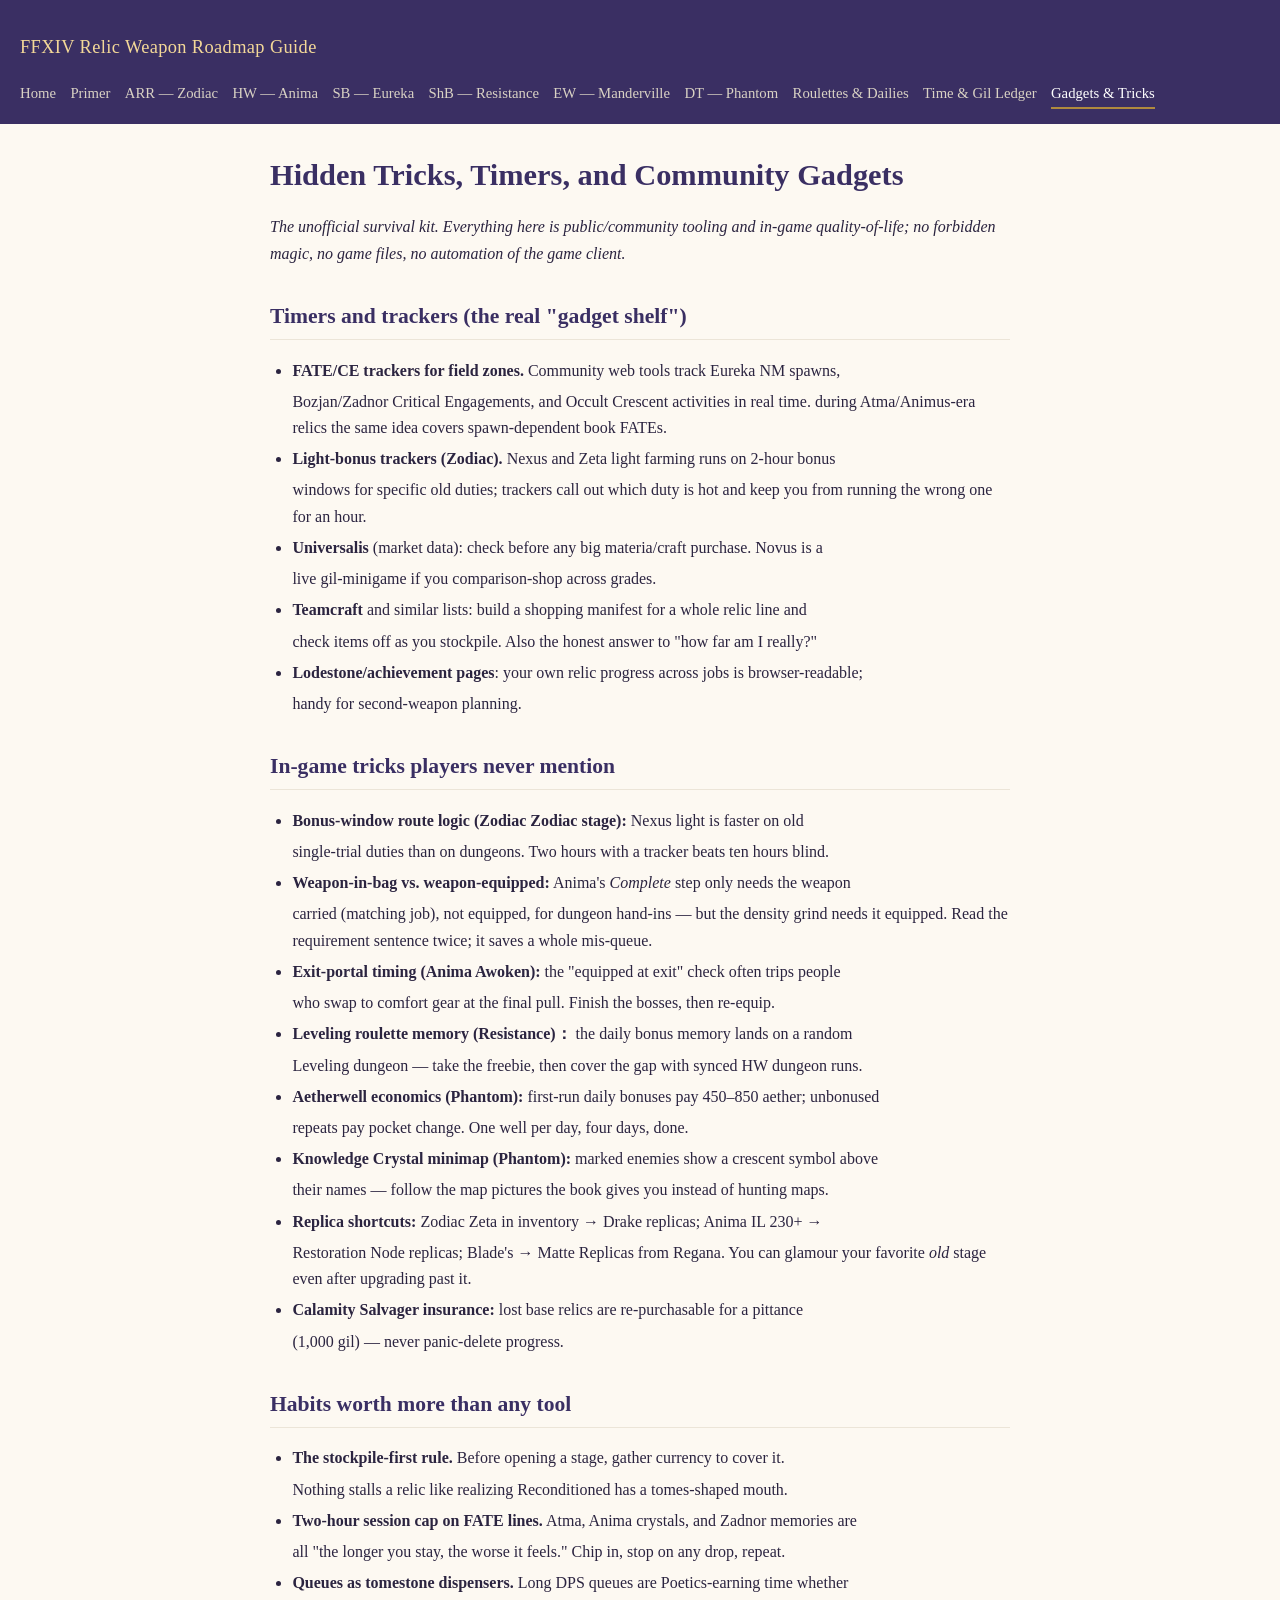
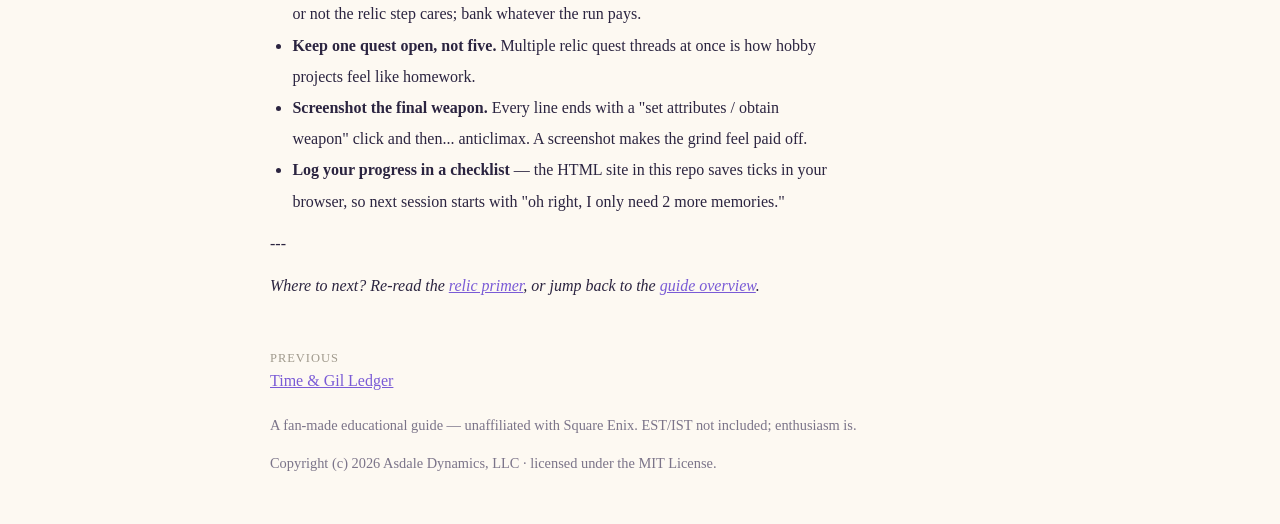
<file: site/gadgets.html>
<!DOCTYPE html>
<html lang="en">
<head>
<meta charset="utf-8">
<meta name="viewport" content="width=device-width, initial-scale=1">
<title>Hidden Tricks, Timers, and Community Gadgets — FFXIV Relic Weapon Roadmap Guide</title>
<meta name="description" content="A cozy fan-made guide to every Final Fantasy XIV relic weapon journey: steps, time and gil estimates, roulette pairings, and checklists.">
<link rel="stylesheet" href="css/style.css">
</head>
<body>
<header class="site-header">
  <p class="brand"><a href="index.html">FFXIV Relic Weapon Roadmap Guide</a></p>
  <nav class="site-nav"><a href="index.html">Home</a> <a href="primer.html">Primer</a> <a href="zodiac.html">ARR — Zodiac</a> <a href="anima.html">HW — Anima</a> <a href="eureka.html">SB — Eureka</a> <a href="resistance.html">ShB — Resistance</a> <a href="manderville.html">EW — Manderville</a> <a href="phantom.html">DT — Phantom</a> <a href="roulettes.html">Roulettes & Dailies</a> <a href="budget.html">Time & Gil Ledger</a> <a href="gadgets.html" class="current">Gadgets & Tricks</a></nav>
</header>
<main>
<h1 id="hidden-tricks-timers-and-community-gadgets">Hidden Tricks, Timers, and Community Gadgets</h1>
<p><em>The unofficial survival kit. Everything here is public/community tooling and in-game quality-of-life; no forbidden magic, no game files, no automation of the game client.</em></p>
<h2 id="timers-and-trackers-the-real-gadget-shelf">Timers and trackers (the real "gadget shelf")</h2>
<ul>
<li><strong>FATE/CE trackers for field zones.</strong> Community web tools track Eureka NM spawns,</li> Bozjan/Zadnor Critical Engagements, and Occult Crescent activities in real time. during Atma/Animus-era relics the same idea covers spawn-dependent book FATEs.
<li><strong>Light-bonus trackers (Zodiac).</strong> Nexus and Zeta light farming runs on 2-hour bonus</li> windows for specific old duties; trackers call out which duty is hot and keep you from running the wrong one for an hour.
<li><strong>Universalis</strong> (market data): check before any big materia/craft purchase. Novus is a</li> live gil-minigame if you comparison-shop across grades.
<li><strong>Teamcraft</strong> and similar lists: build a shopping manifest for a whole relic line and</li> check items off as you stockpile. Also the honest answer to "how far am I really?"
<li><strong>Lodestone/achievement pages</strong>: your own relic progress across jobs is browser-readable;</li> handy for second-weapon planning.
</ul>
<h2 id="in-game-tricks-players-never-mention">In-game tricks players never mention</h2>
<ul>
<li><strong>Bonus-window route logic (Zodiac Zodiac stage):</strong> Nexus light is faster on old</li> single-trial duties than on dungeons. Two hours with a tracker beats ten hours blind.
<li><strong>Weapon-in-bag vs. weapon-equipped:</strong> Anima's <em>Complete</em> step only needs the weapon</li> carried (matching job), not equipped, for dungeon hand-ins — but the density grind needs it equipped. Read the requirement sentence twice; it saves a whole mis-queue.
<li><strong>Exit-portal timing (Anima Awoken):</strong> the "equipped at exit" check often trips people</li> who swap to comfort gear at the final pull. Finish the bosses, then re-equip.
<li><strong>Leveling roulette memory (Resistance)：</strong> the daily bonus memory lands on a random</li> Leveling dungeon — take the freebie, then cover the gap with synced HW dungeon runs.
<li><strong>Aetherwell economics (Phantom):</strong> first-run daily bonuses pay 450–850 aether; unbonused</li> repeats pay pocket change. One well per day, four days, done.
<li><strong>Knowledge Crystal minimap (Phantom):</strong> marked enemies show a crescent symbol above</li> their names — follow the map pictures the book gives you instead of hunting maps.
<li><strong>Replica shortcuts:</strong> Zodiac Zeta in inventory → Drake replicas; Anima IL 230+ →</li> Restoration Node replicas; Blade's → Matte Replicas from Regana. You can glamour your favorite <em>old</em> stage even after upgrading past it.
<li><strong>Calamity Salvager insurance:</strong> lost base relics are re-purchasable for a pittance</li> (1,000 gil) — never panic-delete progress.
</ul>
<h2 id="habits-worth-more-than-any-tool">Habits worth more than any tool</h2>
<ul>
<li><strong>The stockpile-first rule.</strong> Before opening a stage, gather currency to cover it.</li> Nothing stalls a relic like realizing Reconditioned has a tomes-shaped mouth.
<li><strong>Two-hour session cap on FATE lines.</strong> Atma, Anima crystals, and Zadnor memories are</li> all "the longer you stay, the worse it feels." Chip in, stop on any drop, repeat.
<li><strong>Queues as tomestone dispensers.</strong> Long DPS queues are Poetics-earning time whether</li> or not the relic step cares; bank whatever the run pays.
<li><strong>Keep one quest open, not five.</strong> Multiple relic quest threads at once is how hobby</li> projects feel like homework.
<li><strong>Screenshot the final weapon.</strong> Every line ends with a "set attributes / obtain</li> weapon" click and then... anticlimax. A screenshot makes the grind feel paid off.
<li><strong>Log your progress in a checklist</strong> — the HTML site in this repo saves ticks in your</li> browser, so next session starts with "oh right, I only need 2 more memories."
</ul>
<p>---</p>
<p><em>Where to next? Re-read the <a href="primer.md">relic primer</a>, or jump back to the <a href="index.md">guide overview</a>.</em></p>
</main>
<footer class="site-footer">
  <div class="pn-row">
    <div class="pn Previous"><span>Previous</span><a href="budget.html">Time & Gil Ledger</a></div>
    <div class="pn Next pn-hidden"><span>Next</span><span>&nbsp;</span></div>
  </div>
  <p>A fan-made educational guide — unaffiliated with Square Enix. EST/IST not included; enthusiasm is.</p>
  <p>Copyright (c) 2026 Asdale Dynamics, LLC · licensed under the MIT License.</p>
</footer>
<script src="js/checklist.js"></script>
</body>
</html>
</file>
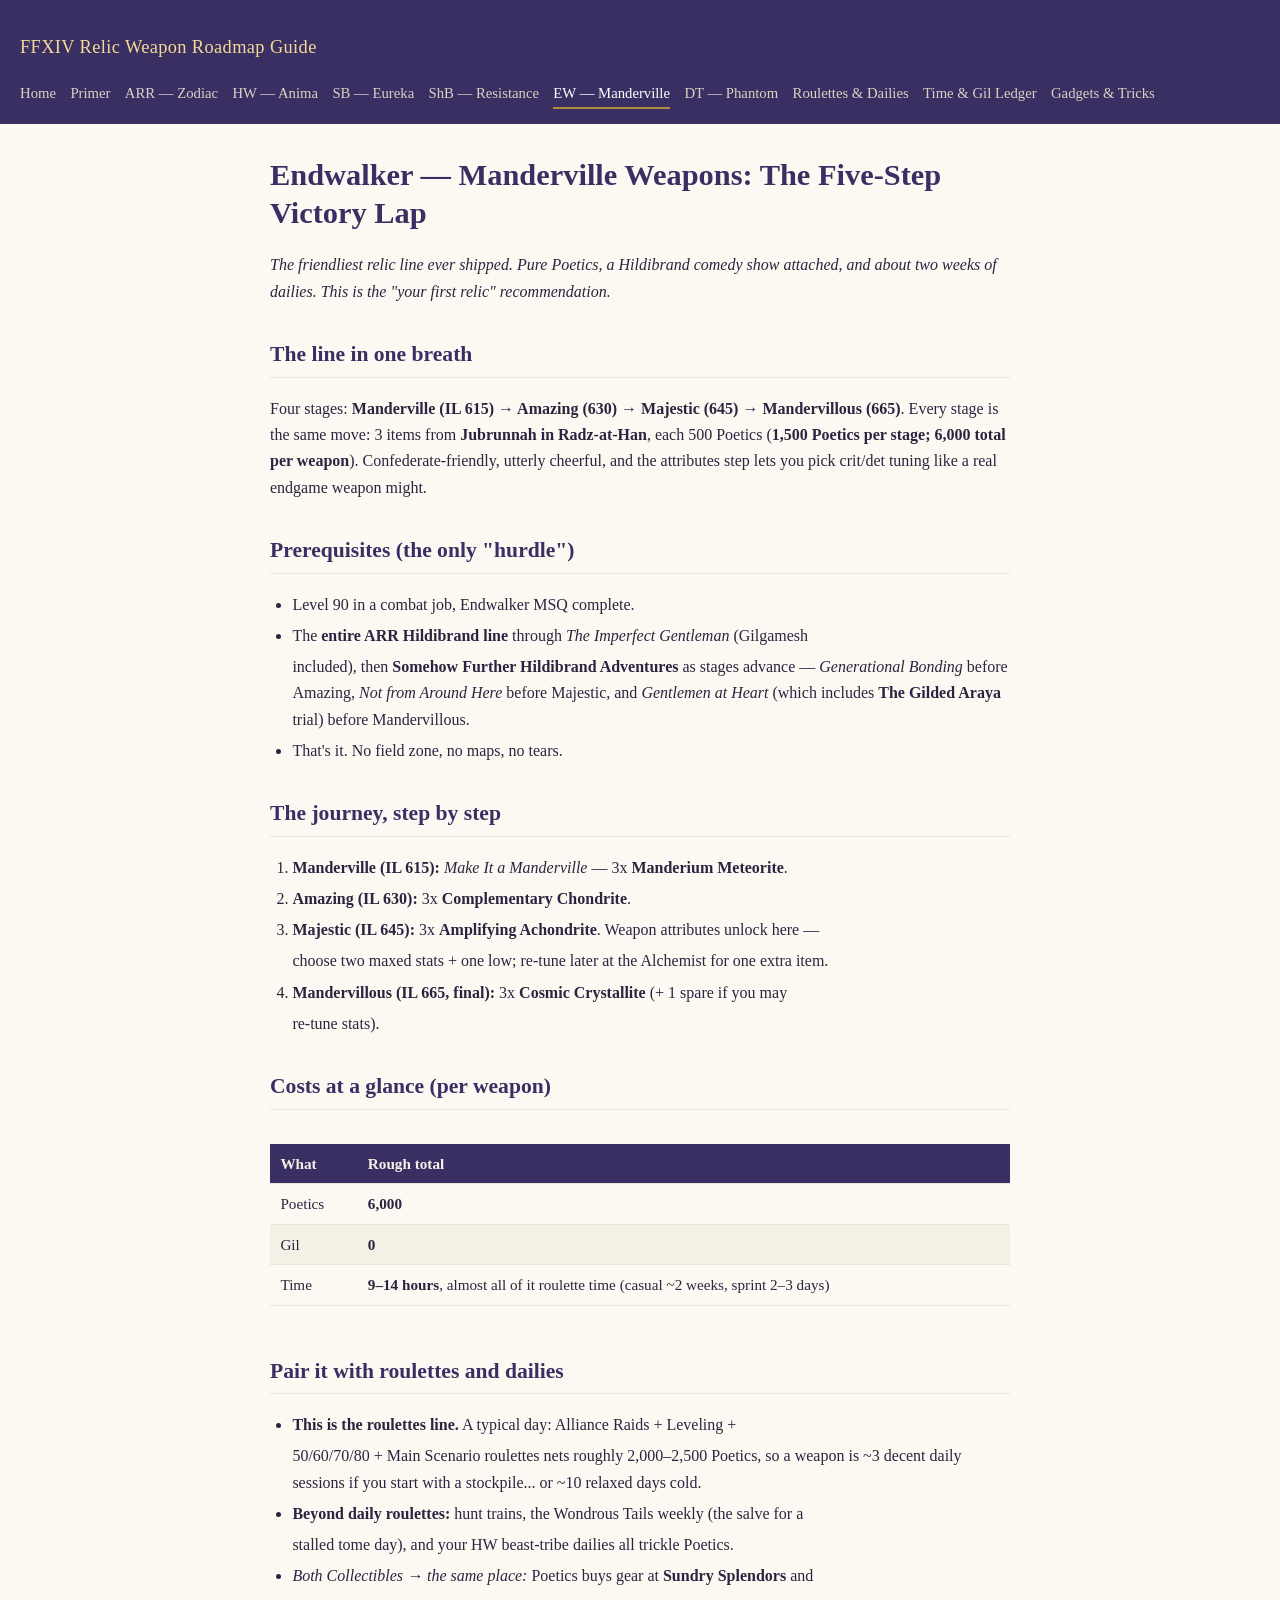
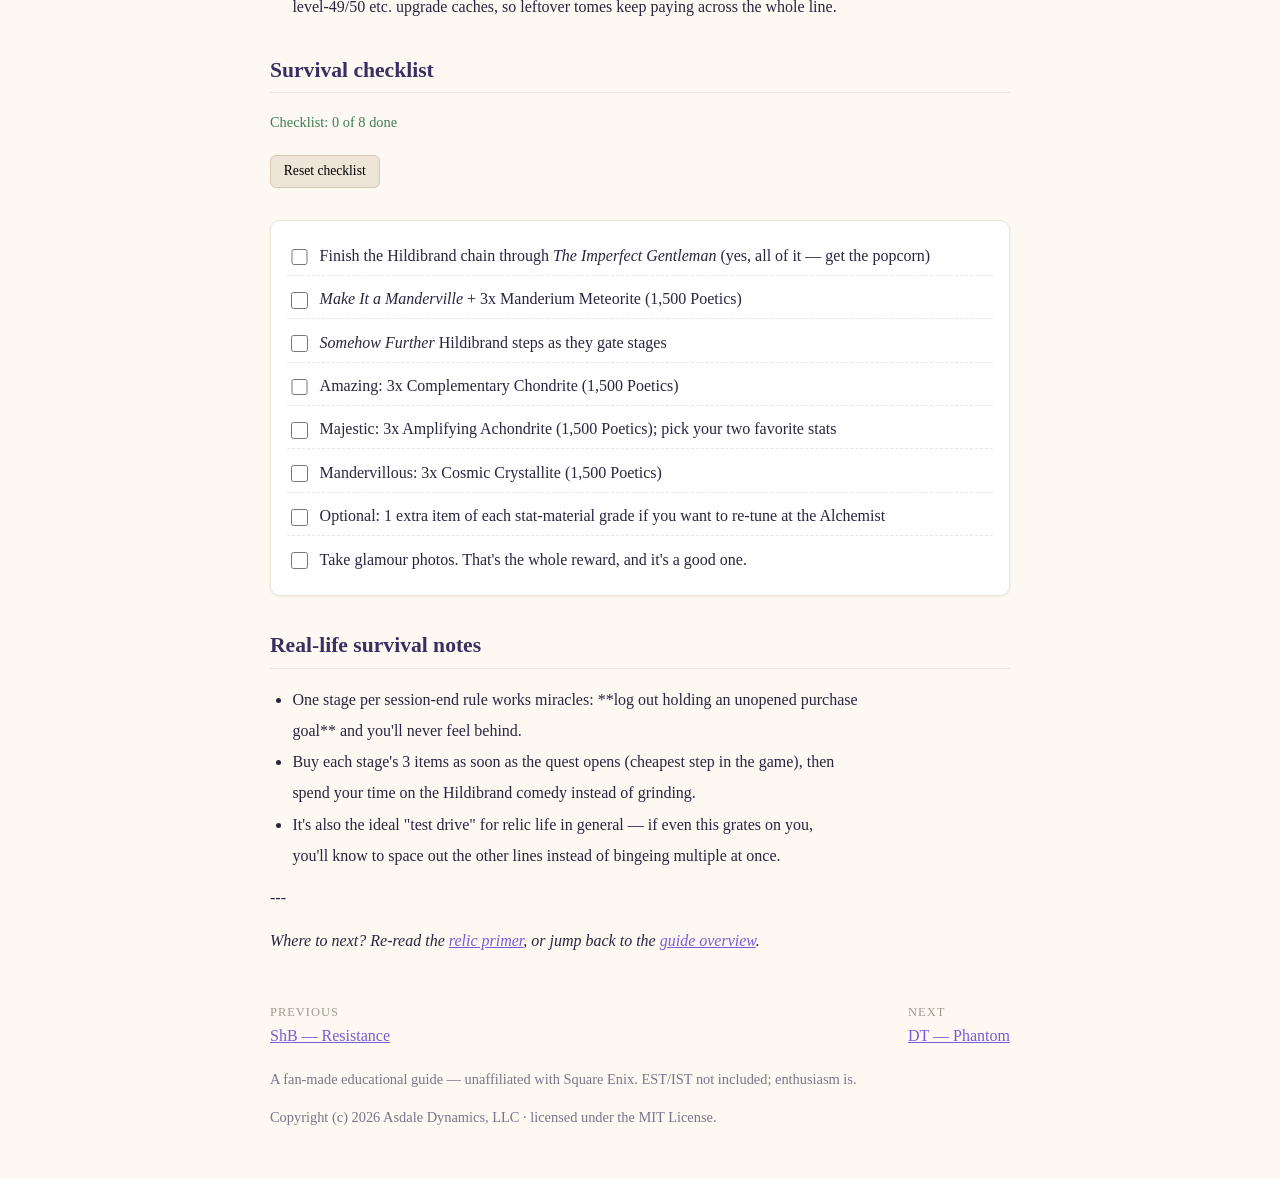
<file: site/manderville.html>
<!DOCTYPE html>
<html lang="en">
<head>
<meta charset="utf-8">
<meta name="viewport" content="width=device-width, initial-scale=1">
<title>Endwalker — Manderville Weapons: The Five-Step Victory Lap — FFXIV Relic Weapon Roadmap Guide</title>
<meta name="description" content="A cozy fan-made guide to every Final Fantasy XIV relic weapon journey: steps, time and gil estimates, roulette pairings, and checklists.">
<link rel="stylesheet" href="css/style.css">
</head>
<body>
<header class="site-header">
  <p class="brand"><a href="index.html">FFXIV Relic Weapon Roadmap Guide</a></p>
  <nav class="site-nav"><a href="index.html">Home</a> <a href="primer.html">Primer</a> <a href="zodiac.html">ARR — Zodiac</a> <a href="anima.html">HW — Anima</a> <a href="eureka.html">SB — Eureka</a> <a href="resistance.html">ShB — Resistance</a> <a href="manderville.html" class="current">EW — Manderville</a> <a href="phantom.html">DT — Phantom</a> <a href="roulettes.html">Roulettes & Dailies</a> <a href="budget.html">Time & Gil Ledger</a> <a href="gadgets.html">Gadgets & Tricks</a></nav>
</header>
<main>
<h1 id="endwalker-manderville-weapons-the-five-step-victory-lap">Endwalker — Manderville Weapons: The Five-Step Victory Lap</h1>
<p><em>The friendliest relic line ever shipped. Pure Poetics, a Hildibrand comedy show attached, and about two weeks of dailies. This is the "your first relic" recommendation.</em></p>
<h2 id="the-line-in-one-breath">The line in one breath</h2>
<p>Four stages: <strong>Manderville (IL 615) → Amazing (630) → Majestic (645) → Mandervillous (665)</strong>. Every stage is the same move: 3 items from <strong>Jubrunnah in Radz-at-Han</strong>, each 500 Poetics (<strong>1,500 Poetics per stage; 6,000 total per weapon</strong>). Confederate-friendly, utterly cheerful, and the attributes step lets you pick crit/det tuning like a real endgame weapon might.</p>
<h2 id="prerequisites-the-only-hurdle">Prerequisites (the only "hurdle")</h2>
<ul>
<li>Level 90 in a combat job, Endwalker MSQ complete.</li>
<li>The <strong>entire ARR Hildibrand line</strong> through <em>The Imperfect Gentleman</em> (Gilgamesh</li> included), then <strong>Somehow Further Hildibrand Adventures</strong> as stages advance — <em>Generational Bonding</em> before Amazing, <em>Not from Around Here</em> before Majestic, and <em>Gentlemen at Heart</em> (which includes <strong>The Gilded Araya</strong> trial) before Mandervillous.
<li>That's it. No field zone, no maps, no tears.</li>
</ul>
<h2 id="the-journey-step-by-step">The journey, step by step</h2>
<ol>
<li><strong>Manderville (IL 615):</strong> <em>Make It a Manderville</em> — 3x <strong>Manderium Meteorite</strong>.</li>
<li><strong>Amazing (IL 630):</strong> 3x <strong>Complementary Chondrite</strong>.</li>
<li><strong>Majestic (IL 645):</strong> 3x <strong>Amplifying Achondrite</strong>. Weapon attributes unlock here —</li> choose two maxed stats + one low; re-tune later at the Alchemist for one extra item.
<li><strong>Mandervillous (IL 665, final):</strong> 3x <strong>Cosmic Crystallite</strong> (+ 1 spare if you may</li> re-tune stats).
</ol>
<h2 id="costs-at-a-glance-per-weapon">Costs at a glance (per weapon)</h2>
<div class="tablewrap"><table>
<thead><tr><th>What</th><th>Rough total</th></tr></thead>
<tbody>
<tr><td>Poetics</td><td><strong>6,000</strong></td></tr>
<tr><td>Gil</td><td><strong>0</strong></td></tr>
<tr><td>Time</td><td><strong>9–14 hours</strong>, almost all of it roulette time (casual ~2 weeks, sprint 2–3 days)</td></tr>
</tbody></table></div>
<h2 id="pair-it-with-roulettes-and-dailies">Pair it with roulettes and dailies</h2>
<ul>
<li><strong>This is the roulettes line.</strong> A typical day: Alliance Raids + Leveling +</li> 50/60/70/80 + Main Scenario roulettes nets roughly 2,000–2,500 Poetics, so a weapon is ~3 decent daily sessions if you start with a stockpile... or ~10 relaxed days cold.
<li><strong>Beyond daily roulettes:</strong> hunt trains, the Wondrous Tails weekly (the salve for a</li> stalled tome day), and your HW beast-tribe dailies all trickle Poetics.
<li><em>Both Collectibles → the same place:</em> Poetics buys gear at <strong>Sundry Splendors</strong> and</li> level-49/50 etc. upgrade caches, so leftover tomes keep paying across the whole line.
</ul>
<h2 id="survival-checklist">Survival checklist</h2>
<ul class="checklist">
<li class="check-item"><input type="checkbox" data-key="manderville:33"> <span>Finish the Hildibrand chain through <em>The Imperfect Gentleman</em> (yes, all of it — get the popcorn)</span></li>
<li class="check-item"><input type="checkbox" data-key="manderville:34"> <span><em>Make It a Manderville</em> + 3x Manderium Meteorite (1,500 Poetics)</span></li>
<li class="check-item"><input type="checkbox" data-key="manderville:35"> <span><em>Somehow Further</em> Hildibrand steps as they gate stages</span></li>
<li class="check-item"><input type="checkbox" data-key="manderville:36"> <span>Amazing: 3x Complementary Chondrite (1,500 Poetics)</span></li>
<li class="check-item"><input type="checkbox" data-key="manderville:37"> <span>Majestic: 3x Amplifying Achondrite (1,500 Poetics); pick your two favorite stats</span></li>
<li class="check-item"><input type="checkbox" data-key="manderville:38"> <span>Mandervillous: 3x Cosmic Crystallite (1,500 Poetics)</span></li>
<li class="check-item"><input type="checkbox" data-key="manderville:39"> <span>Optional: 1 extra item of each stat-material grade if you want to re-tune at the Alchemist</span></li>
<li class="check-item"><input type="checkbox" data-key="manderville:40"> <span>Take glamour photos. That's the whole reward, and it's a good one.</span></li>
</ul>
<h2 id="real-life-survival-notes">Real-life survival notes</h2>
<ul>
<li>One stage per session-end rule works miracles: **log out holding an unopened purchase</li> goal** and you'll never feel behind.
<li>Buy each stage's 3 items as soon as the quest opens (cheapest step in the game), then</li> spend your time on the Hildibrand comedy instead of grinding.
<li>It's also the ideal "test drive" for relic life in general — if even this grates on you,</li> you'll know to space out the other lines instead of bingeing multiple at once.
</ul>
<p>---</p>
<p><em>Where to next? Re-read the <a href="primer.md">relic primer</a>, or jump back to the <a href="index.md">guide overview</a>.</em></p>
</main>
<footer class="site-footer">
  <div class="pn-row">
    <div class="pn Previous"><span>Previous</span><a href="resistance.html">ShB — Resistance</a></div>
    <div class="pn Next"><span>Next</span><a href="phantom.html">DT — Phantom</a></div>
  </div>
  <p>A fan-made educational guide — unaffiliated with Square Enix. EST/IST not included; enthusiasm is.</p>
  <p>Copyright (c) 2026 Asdale Dynamics, LLC · licensed under the MIT License.</p>
</footer>
<script src="js/checklist.js"></script>
</body>
</html>
</file>
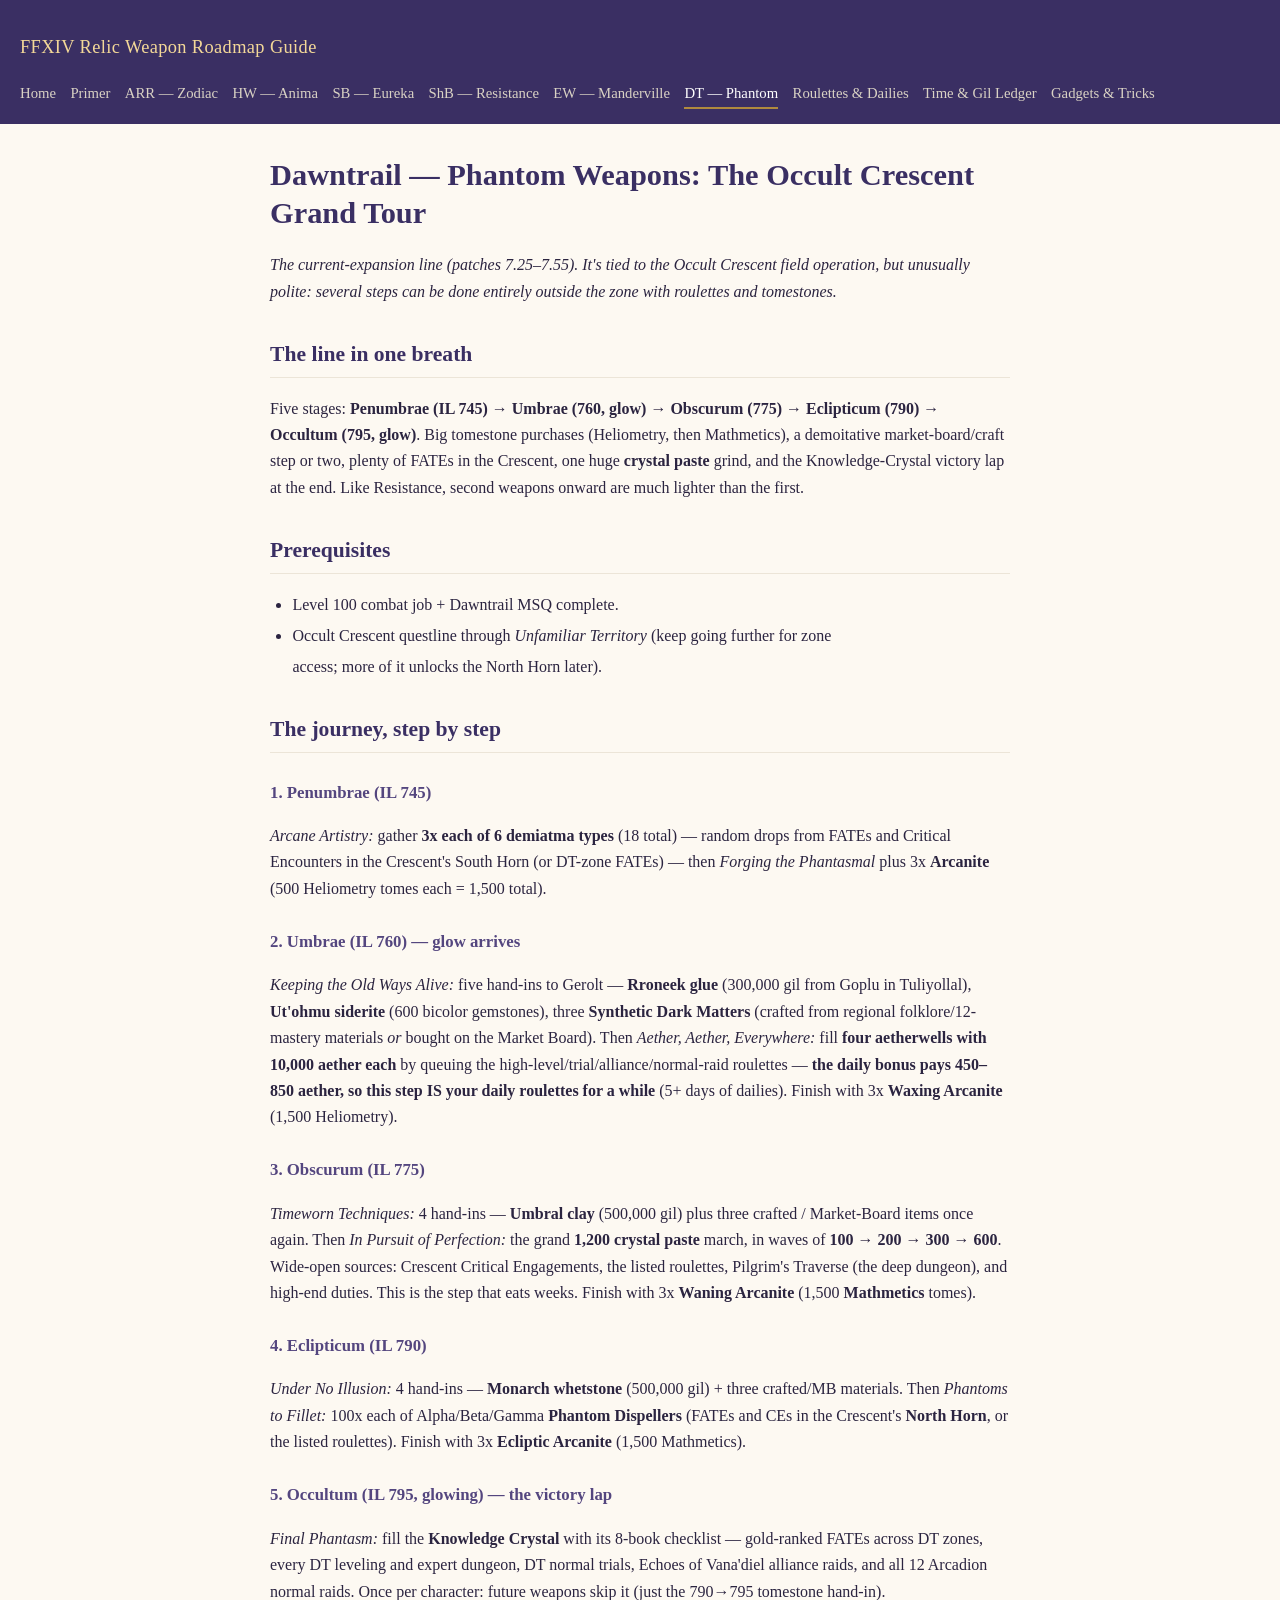
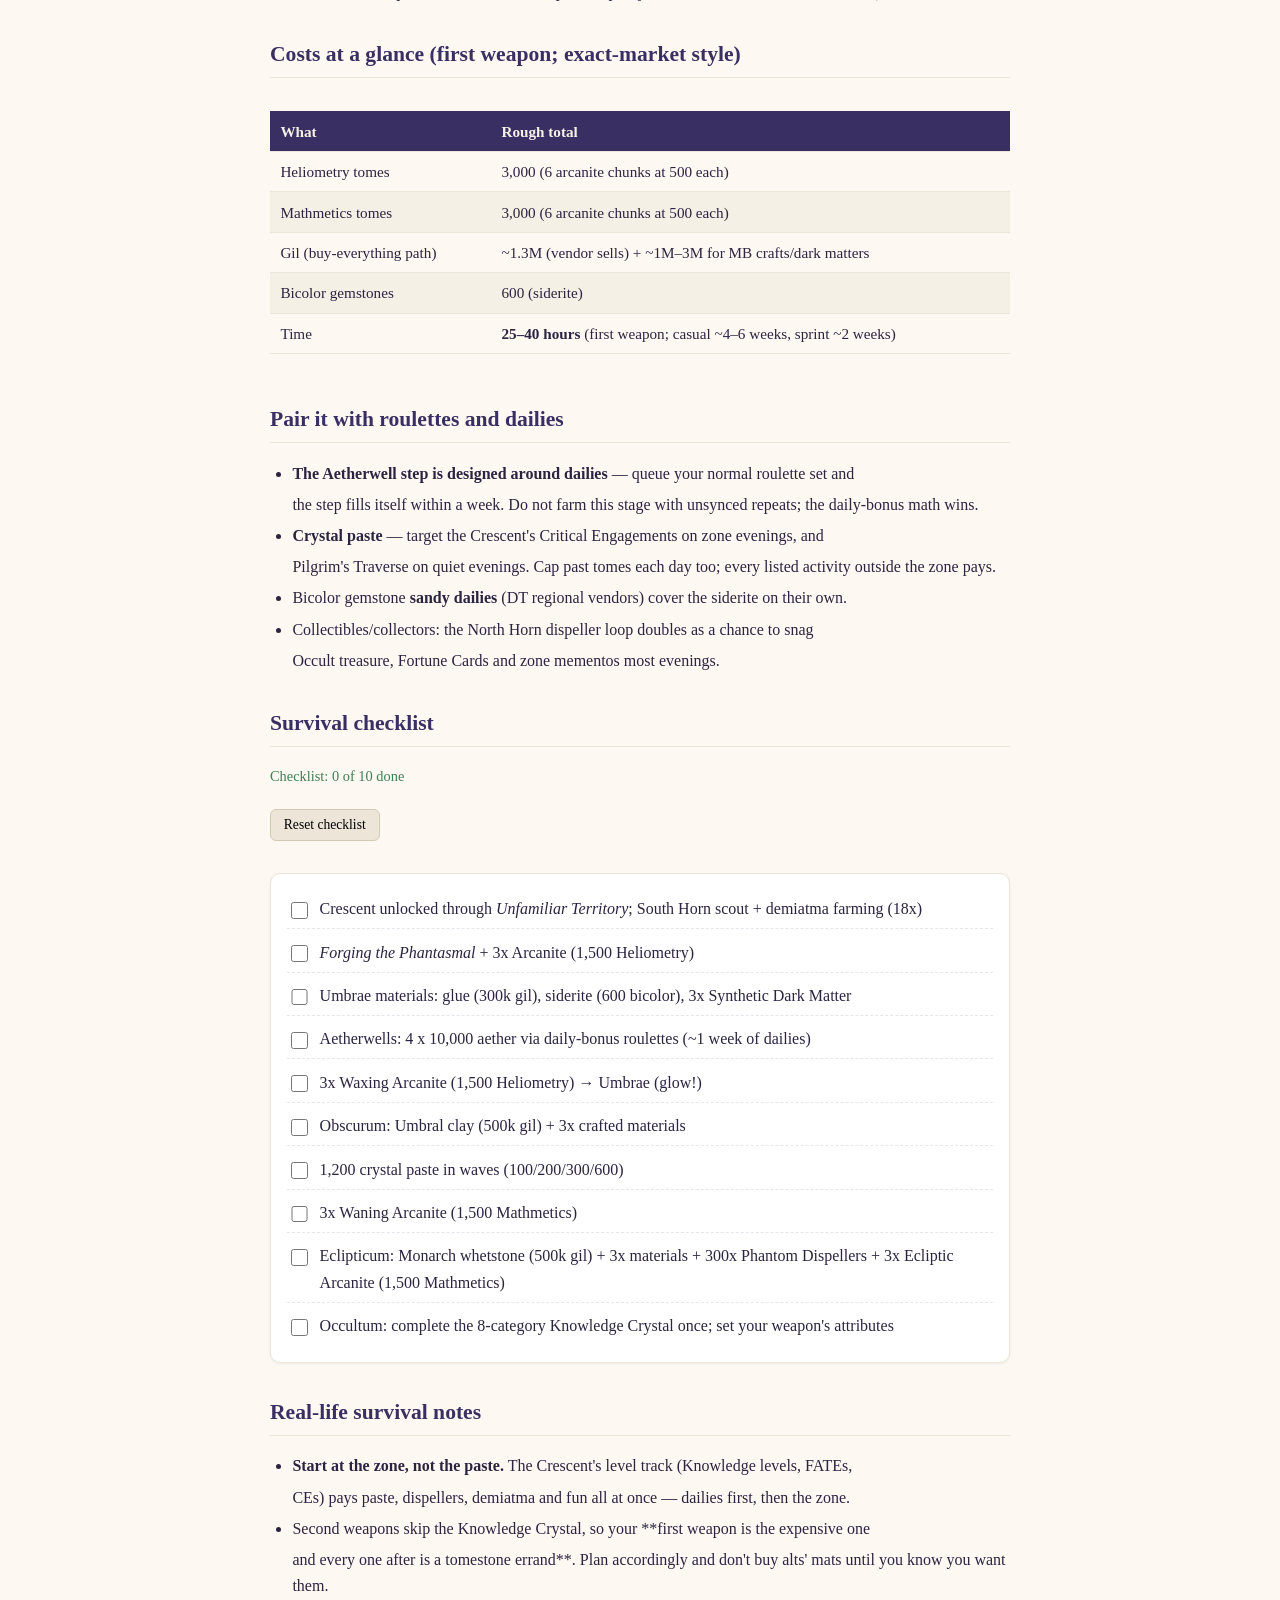
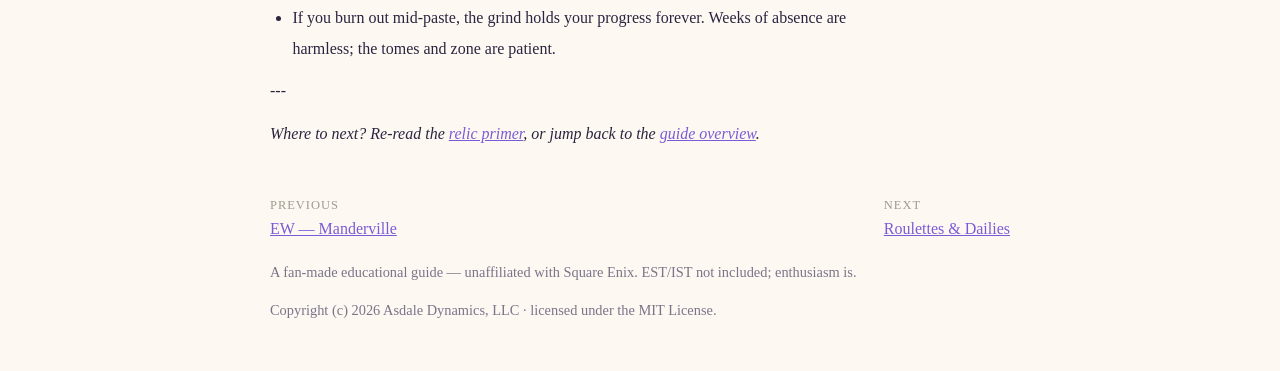
<file: site/phantom.html>
<!DOCTYPE html>
<html lang="en">
<head>
<meta charset="utf-8">
<meta name="viewport" content="width=device-width, initial-scale=1">
<title>Dawntrail — Phantom Weapons: The Occult Crescent Grand Tour — FFXIV Relic Weapon Roadmap Guide</title>
<meta name="description" content="A cozy fan-made guide to every Final Fantasy XIV relic weapon journey: steps, time and gil estimates, roulette pairings, and checklists.">
<link rel="stylesheet" href="css/style.css">
</head>
<body>
<header class="site-header">
  <p class="brand"><a href="index.html">FFXIV Relic Weapon Roadmap Guide</a></p>
  <nav class="site-nav"><a href="index.html">Home</a> <a href="primer.html">Primer</a> <a href="zodiac.html">ARR — Zodiac</a> <a href="anima.html">HW — Anima</a> <a href="eureka.html">SB — Eureka</a> <a href="resistance.html">ShB — Resistance</a> <a href="manderville.html">EW — Manderville</a> <a href="phantom.html" class="current">DT — Phantom</a> <a href="roulettes.html">Roulettes & Dailies</a> <a href="budget.html">Time & Gil Ledger</a> <a href="gadgets.html">Gadgets & Tricks</a></nav>
</header>
<main>
<h1 id="dawntrail-phantom-weapons-the-occult-crescent-grand-tour">Dawntrail — Phantom Weapons: The Occult Crescent Grand Tour</h1>
<p><em>The current-expansion line (patches 7.25–7.55). It's tied to the Occult Crescent field operation, but unusually polite: several steps can be done entirely outside the zone with roulettes and tomestones.</em></p>
<h2 id="the-line-in-one-breath">The line in one breath</h2>
<p>Five stages: <strong>Penumbrae (IL 745) → Umbrae (760, glow) → Obscurum (775) → Eclipticum (790) → Occultum (795, glow)</strong>. Big tomestone purchases (Heliometry, then Mathmetics), a demoitative market-board/craft step or two, plenty of FATEs in the Crescent, one huge <strong>crystal paste</strong> grind, and the Knowledge-Crystal victory lap at the end. Like Resistance, second weapons onward are much lighter than the first.</p>
<h2 id="prerequisites">Prerequisites</h2>
<ul>
<li>Level 100 combat job + Dawntrail MSQ complete.</li>
<li>Occult Crescent questline through <em>Unfamiliar Territory</em> (keep going further for zone</li> access; more of it unlocks the North Horn later).
</ul>
<h2 id="the-journey-step-by-step">The journey, step by step</h2>
<h3>1. Penumbrae (IL 745)</h3>
<p><em>Arcane Artistry:</em> gather <strong>3x each of 6 demiatma types</strong> (18 total) — random drops from FATEs and Critical Encounters in the Crescent's South Horn (or DT-zone FATEs) — then <em>Forging the Phantasmal</em> plus 3x <strong>Arcanite</strong> (500 Heliometry tomes each = 1,500 total).</p>
<h3>2. Umbrae (IL 760) — glow arrives</h3>
<p><em>Keeping the Old Ways Alive:</em> five hand-ins to Gerolt — <strong>Rroneek glue</strong> (300,000 gil from Goplu in Tuliyollal), <strong>Ut'ohmu siderite</strong> (600 bicolor gemstones), three <strong>Synthetic Dark Matters</strong> (crafted from regional folklore/12-mastery materials <em>or</em> bought on the Market Board). Then <em>Aether, Aether, Everywhere:</em> fill <strong>four aetherwells with 10,000 aether each</strong> by queuing the high-level/trial/alliance/normal-raid roulettes — <strong>the daily bonus pays 450–850 aether, so this step IS your daily roulettes for a while</strong> (5+ days of dailies). Finish with 3x <strong>Waxing Arcanite</strong> (1,500 Heliometry).</p>
<h3>3. Obscurum (IL 775)</h3>
<p><em>Timeworn Techniques:</em> 4 hand-ins — <strong>Umbral clay</strong> (500,000 gil) plus three crafted / Market-Board items once again. Then <em>In Pursuit of Perfection:</em> the grand <strong>1,200 crystal paste</strong> march, in waves of <strong>100 → 200 → 300 → 600</strong>. Wide-open sources: Crescent Critical Engagements, the listed roulettes, Pilgrim's Traverse (the deep dungeon), and high-end duties. This is the step that eats weeks. Finish with 3x <strong>Waning Arcanite</strong> (1,500 <strong>Mathmetics</strong> tomes).</p>
<h3>4. Eclipticum (IL 790)</h3>
<p><em>Under No Illusion:</em> 4 hand-ins — <strong>Monarch whetstone</strong> (500,000 gil) + three crafted/MB materials. Then <em>Phantoms to Fillet:</em> 100x each of Alpha/Beta/Gamma <strong>Phantom Dispellers</strong> (FATEs and CEs in the Crescent's <strong>North Horn</strong>, or the listed roulettes). Finish with 3x <strong>Ecliptic Arcanite</strong> (1,500 Mathmetics).</p>
<h3>5. Occultum (IL 795, glowing) — the victory lap</h3>
<p><em>Final Phantasm:</em> fill the <strong>Knowledge Crystal</strong> with its 8-book checklist — gold-ranked FATEs across DT zones, every DT leveling and expert dungeon, DT normal trials, Echoes of Vana'diel alliance raids, and all 12 Arcadion normal raids. Once per character: future weapons skip it (just the 790→795 tomestone hand-in).</p>
<h2 id="costs-at-a-glance-first-weapon-exact-market-style">Costs at a glance (first weapon; exact-market style)</h2>
<div class="tablewrap"><table>
<thead><tr><th>What</th><th>Rough total</th></tr></thead>
<tbody>
<tr><td>Heliometry tomes</td><td>3,000 (6 arcanite chunks at 500 each)</td></tr>
<tr><td>Mathmetics tomes</td><td>3,000 (6 arcanite chunks at 500 each)</td></tr>
<tr><td>Gil (buy-everything path)</td><td>~1.3M (vendor sells) + ~1M–3M for MB crafts/dark matters</td></tr>
<tr><td>Bicolor gemstones</td><td>600 (siderite)</td></tr>
<tr><td>Time</td><td><strong>25–40 hours</strong> (first weapon; casual ~4–6 weeks, sprint ~2 weeks)</td></tr>
</tbody></table></div>
<h2 id="pair-it-with-roulettes-and-dailies">Pair it with roulettes and dailies</h2>
<ul>
<li><strong>The Aetherwell step is designed around dailies</strong> — queue your normal roulette set and</li> the step fills itself within a week. Do not farm this stage with unsynced repeats; the daily-bonus math wins.
<li><strong>Crystal paste</strong> — target the Crescent's Critical Engagements on zone evenings, and</li> Pilgrim's Traverse on quiet evenings. Cap past tomes each day too; every listed activity outside the zone pays.
<li>Bicolor gemstone <strong>sandy dailies</strong> (DT regional vendors) cover the siderite on their own.</li>
<li>Collectibles/collectors: the North Horn dispeller loop doubles as a chance to snag</li> Occult treasure, Fortune Cards and zone mementos most evenings.
</ul>
<h2 id="survival-checklist">Survival checklist</h2>
<ul class="checklist">
<li class="check-item"><input type="checkbox" data-key="phantom:39"> <span>Crescent unlocked through <em>Unfamiliar Territory</em>; South Horn scout + demiatma farming (18x)</span></li>
<li class="check-item"><input type="checkbox" data-key="phantom:40"> <span><em>Forging the Phantasmal</em> + 3x Arcanite (1,500 Heliometry)</span></li>
<li class="check-item"><input type="checkbox" data-key="phantom:41"> <span>Umbrae materials: glue (300k gil), siderite (600 bicolor), 3x Synthetic Dark Matter</span></li>
<li class="check-item"><input type="checkbox" data-key="phantom:42"> <span>Aetherwells: 4 x 10,000 aether via daily-bonus roulettes (~1 week of dailies)</span></li>
<li class="check-item"><input type="checkbox" data-key="phantom:43"> <span>3x Waxing Arcanite (1,500 Heliometry) → Umbrae (glow!)</span></li>
<li class="check-item"><input type="checkbox" data-key="phantom:44"> <span>Obscurum: Umbral clay (500k gil) + 3x crafted materials</span></li>
<li class="check-item"><input type="checkbox" data-key="phantom:45"> <span>1,200 crystal paste in waves (100/200/300/600)</span></li>
<li class="check-item"><input type="checkbox" data-key="phantom:46"> <span>3x Waning Arcanite (1,500 Mathmetics)</span></li>
<li class="check-item"><input type="checkbox" data-key="phantom:47"> <span>Eclipticum: Monarch whetstone (500k gil) + 3x materials + 300x Phantom Dispellers + 3x Ecliptic Arcanite (1,500 Mathmetics)</span></li>
<li class="check-item"><input type="checkbox" data-key="phantom:48"> <span>Occultum: complete the 8-category Knowledge Crystal once; set your weapon's attributes</span></li>
</ul>
<h2 id="real-life-survival-notes">Real-life survival notes</h2>
<ul>
<li><strong>Start at the zone, not the paste.</strong> The Crescent's level track (Knowledge levels, FATEs,</li> CEs) pays paste, dispellers, demiatma and fun all at once — dailies first, then the zone.
<li>Second weapons skip the Knowledge Crystal, so your **first weapon is the expensive one</li> and every one after is a tomestone errand**. Plan accordingly and don't buy alts' mats until you know you want them.
<li>If you burn out mid-paste, the grind holds your progress forever. Weeks of absence are</li> harmless; the tomes and zone are patient.
</ul>
<p>---</p>
<p><em>Where to next? Re-read the <a href="primer.md">relic primer</a>, or jump back to the <a href="index.md">guide overview</a>.</em></p>
</main>
<footer class="site-footer">
  <div class="pn-row">
    <div class="pn Previous"><span>Previous</span><a href="manderville.html">EW — Manderville</a></div>
    <div class="pn Next"><span>Next</span><a href="roulettes.html">Roulettes & Dailies</a></div>
  </div>
  <p>A fan-made educational guide — unaffiliated with Square Enix. EST/IST not included; enthusiasm is.</p>
  <p>Copyright (c) 2026 Asdale Dynamics, LLC · licensed under the MIT License.</p>
</footer>
<script src="js/checklist.js"></script>
</body>
</html>
</file>
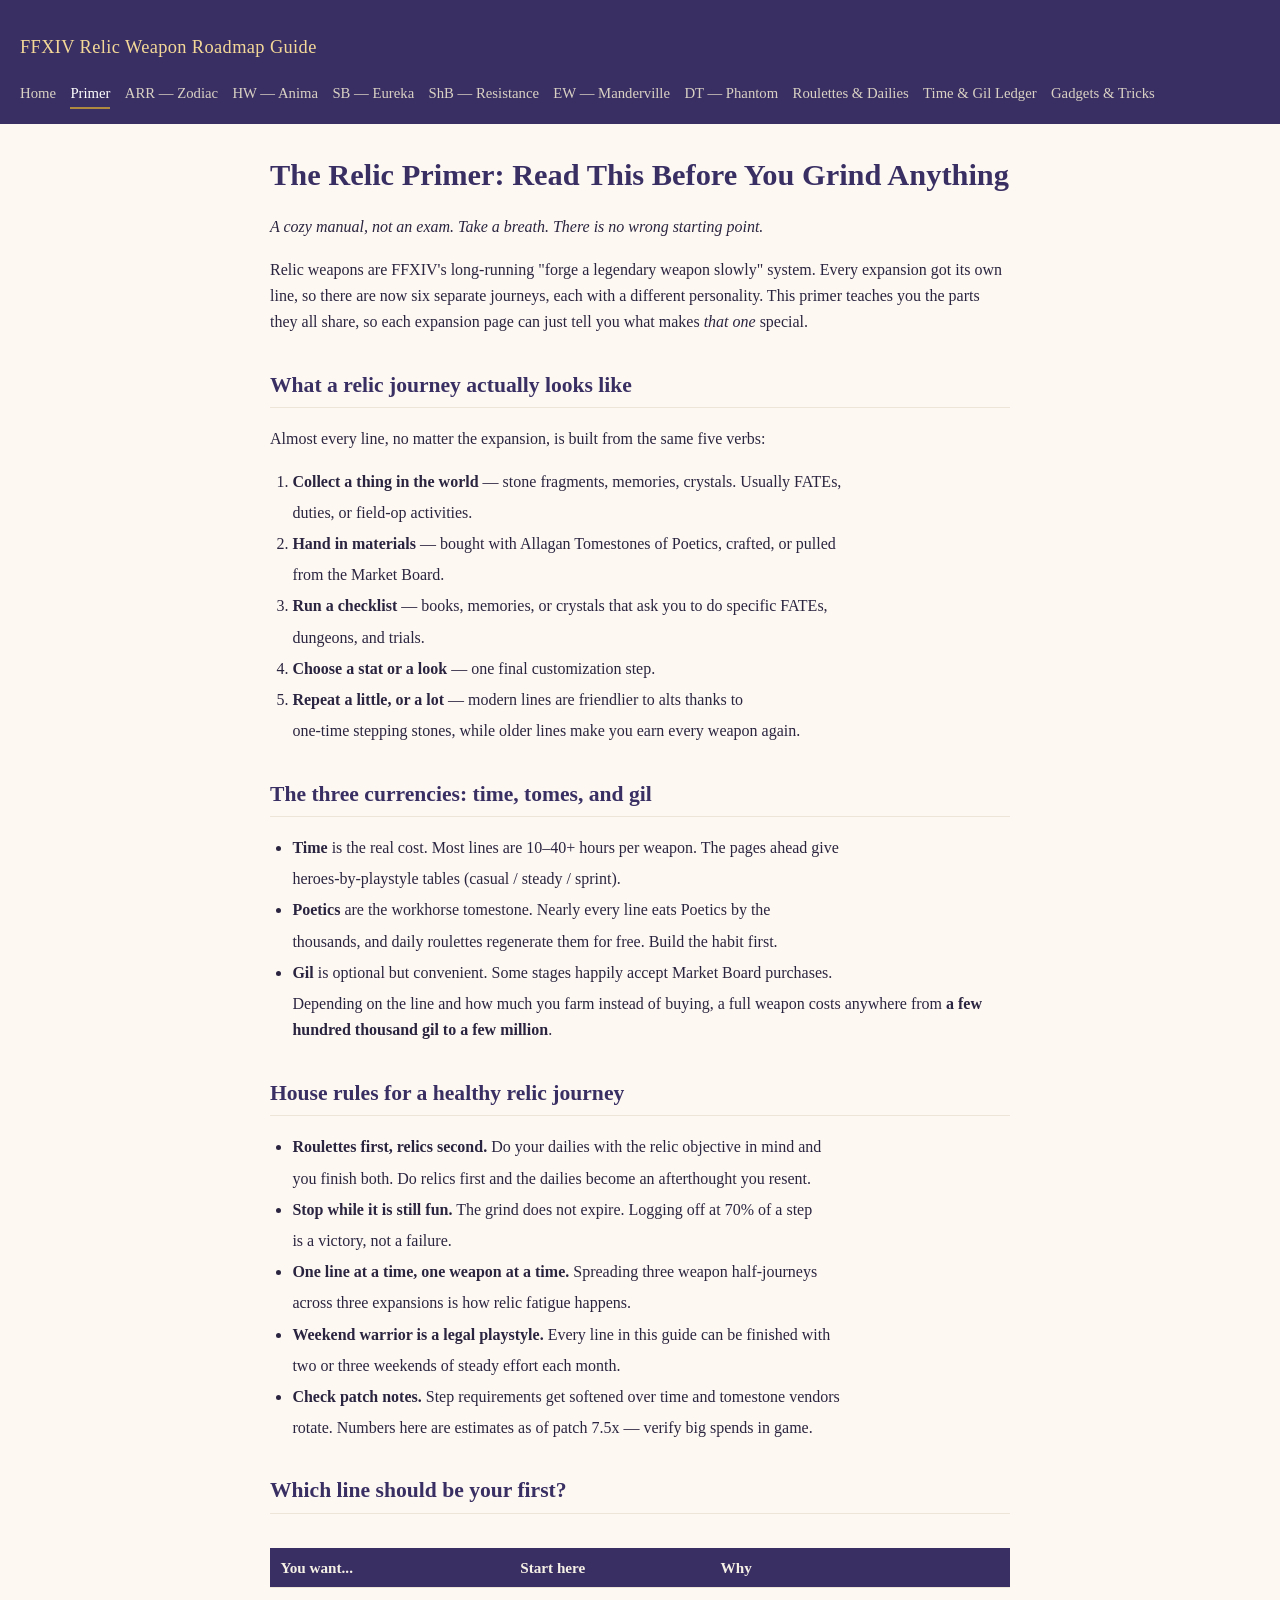
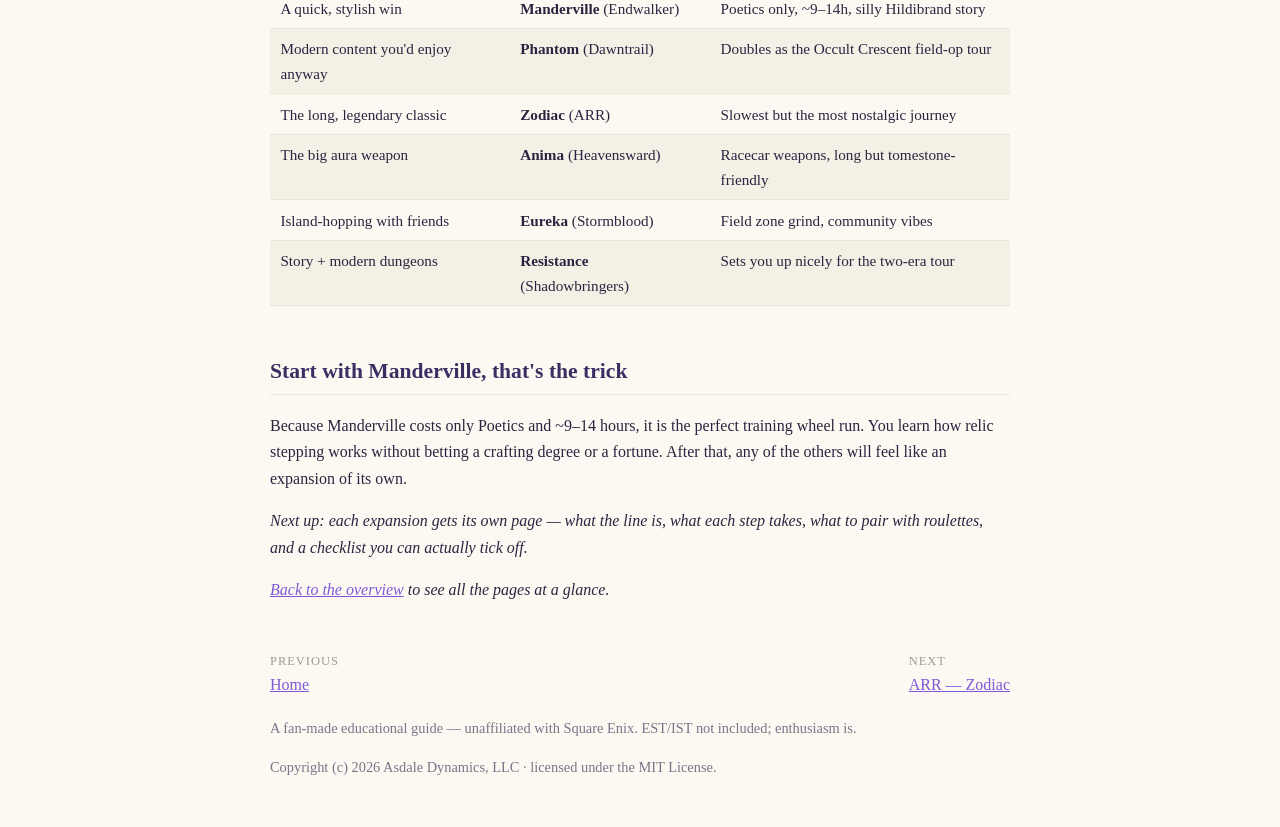
<file: site/primer.html>
<!DOCTYPE html>
<html lang="en">
<head>
<meta charset="utf-8">
<meta name="viewport" content="width=device-width, initial-scale=1">
<title>The Relic Primer: Read This Before You Grind Anything — FFXIV Relic Weapon Roadmap Guide</title>
<meta name="description" content="A cozy fan-made guide to every Final Fantasy XIV relic weapon journey: steps, time and gil estimates, roulette pairings, and checklists.">
<link rel="stylesheet" href="css/style.css">
</head>
<body>
<header class="site-header">
  <p class="brand"><a href="index.html">FFXIV Relic Weapon Roadmap Guide</a></p>
  <nav class="site-nav"><a href="index.html">Home</a> <a href="primer.html" class="current">Primer</a> <a href="zodiac.html">ARR — Zodiac</a> <a href="anima.html">HW — Anima</a> <a href="eureka.html">SB — Eureka</a> <a href="resistance.html">ShB — Resistance</a> <a href="manderville.html">EW — Manderville</a> <a href="phantom.html">DT — Phantom</a> <a href="roulettes.html">Roulettes & Dailies</a> <a href="budget.html">Time & Gil Ledger</a> <a href="gadgets.html">Gadgets & Tricks</a></nav>
</header>
<main>
<h1 id="the-relic-primer-read-this-before-you-grind-anything">The Relic Primer: Read This Before You Grind Anything</h1>
<p><em>A cozy manual, not an exam. Take a breath. There is no wrong starting point.</em></p>
<p>Relic weapons are FFXIV's long-running "forge a legendary weapon slowly" system. Every expansion got its own line, so there are now six separate journeys, each with a different personality. This primer teaches you the parts they all share, so each expansion page can just tell you what makes <em>that one</em> special.</p>
<h2 id="what-a-relic-journey-actually-looks-like">What a relic journey actually looks like</h2>
<p>Almost every line, no matter the expansion, is built from the same five verbs:</p>
<ol>
<li><strong>Collect a thing in the world</strong> — stone fragments, memories, crystals. Usually FATEs,</li> duties, or field-op activities.
<li><strong>Hand in materials</strong> — bought with Allagan Tomestones of Poetics, crafted, or pulled</li> from the Market Board.
<li><strong>Run a checklist</strong> — books, memories, or crystals that ask you to do specific FATEs,</li> dungeons, and trials.
<li><strong>Choose a stat or a look</strong> — one final customization step.</li>
<li><strong>Repeat a little, or a lot</strong> — modern lines are friendlier to alts thanks to</li> one-time stepping stones, while older lines make you earn every weapon again.
</ol>
<h2 id="the-three-currencies-time-tomes-and-gil">The three currencies: time, tomes, and gil</h2>
<ul>
<li><strong>Time</strong> is the real cost. Most lines are 10–40+ hours per weapon. The pages ahead give</li> heroes-by-playstyle tables (casual / steady / sprint).
<li><strong>Poetics</strong> are the workhorse tomestone. Nearly every line eats Poetics by the</li> thousands, and daily roulettes regenerate them for free. Build the habit first.
<li><strong>Gil</strong> is optional but convenient. Some stages happily accept Market Board purchases.</li> Depending on the line and how much you farm instead of buying, a full weapon costs anywhere from <strong>a few hundred thousand gil to a few million</strong>.
</ul>
<h2 id="house-rules-for-a-healthy-relic-journey">House rules for a healthy relic journey</h2>
<ul>
<li><strong>Roulettes first, relics second.</strong> Do your dailies with the relic objective in mind and</li> you finish both. Do relics first and the dailies become an afterthought you resent.
<li><strong>Stop while it is still fun.</strong> The grind does not expire. Logging off at 70% of a step</li> is a victory, not a failure.
<li><strong>One line at a time, one weapon at a time.</strong> Spreading three weapon half-journeys</li> across three expansions is how relic fatigue happens.
<li><strong>Weekend warrior is a legal playstyle.</strong> Every line in this guide can be finished with</li> two or three weekends of steady effort each month.
<li><strong>Check patch notes.</strong> Step requirements get softened over time and tomestone vendors</li> rotate. Numbers here are estimates as of patch 7.5x — verify big spends in game.
</ul>
<h2 id="which-line-should-be-your-first">Which line should be your first?</h2>
<div class="tablewrap"><table>
<thead><tr><th>You want...</th><th>Start here</th><th>Why</th></tr></thead>
<tbody>
<tr><td>A quick, stylish win</td><td><strong>Manderville</strong> (Endwalker)</td><td>Poetics only, ~9–14h, silly Hildibrand story</td></tr>
<tr><td>Modern content you'd enjoy anyway</td><td><strong>Phantom</strong> (Dawntrail)</td><td>Doubles as the Occult Crescent field-op tour</td></tr>
<tr><td>The long, legendary classic</td><td><strong>Zodiac</strong> (ARR)</td><td>Slowest but the most nostalgic journey</td></tr>
<tr><td>The big aura weapon</td><td><strong>Anima</strong> (Heavensward)</td><td>Racecar weapons, long but tomestone-friendly</td></tr>
<tr><td>Island-hopping with friends</td><td><strong>Eureka</strong> (Stormblood)</td><td>Field zone grind, community vibes</td></tr>
<tr><td>Story + modern dungeons</td><td><strong>Resistance</strong> (Shadowbringers)</td><td>Sets you up nicely for the two-era tour</td></tr>
</tbody></table></div>
<h2 id="start-with-manderville-that-s-the-trick">Start with Manderville, that's the trick</h2>
<p>Because Manderville costs only Poetics and ~9–14 hours, it is the perfect training wheel run. You learn how relic stepping works without betting a crafting degree or a fortune. After that, any of the others will feel like an expansion of its own.</p>
<p><em>Next up: each expansion gets its own page — what the line is, what each step takes, what to pair with roulettes, and a checklist you can actually tick off.</em></p>
<p><em><a href="index.md">Back to the overview</a> to see all the pages at a glance.</em></p>
</main>
<footer class="site-footer">
  <div class="pn-row">
    <div class="pn Previous"><span>Previous</span><a href="index.html">Home</a></div>
    <div class="pn Next"><span>Next</span><a href="zodiac.html">ARR — Zodiac</a></div>
  </div>
  <p>A fan-made educational guide — unaffiliated with Square Enix. EST/IST not included; enthusiasm is.</p>
  <p>Copyright (c) 2026 Asdale Dynamics, LLC · licensed under the MIT License.</p>
</footer>
<script src="js/checklist.js"></script>
</body>
</html>
</file>
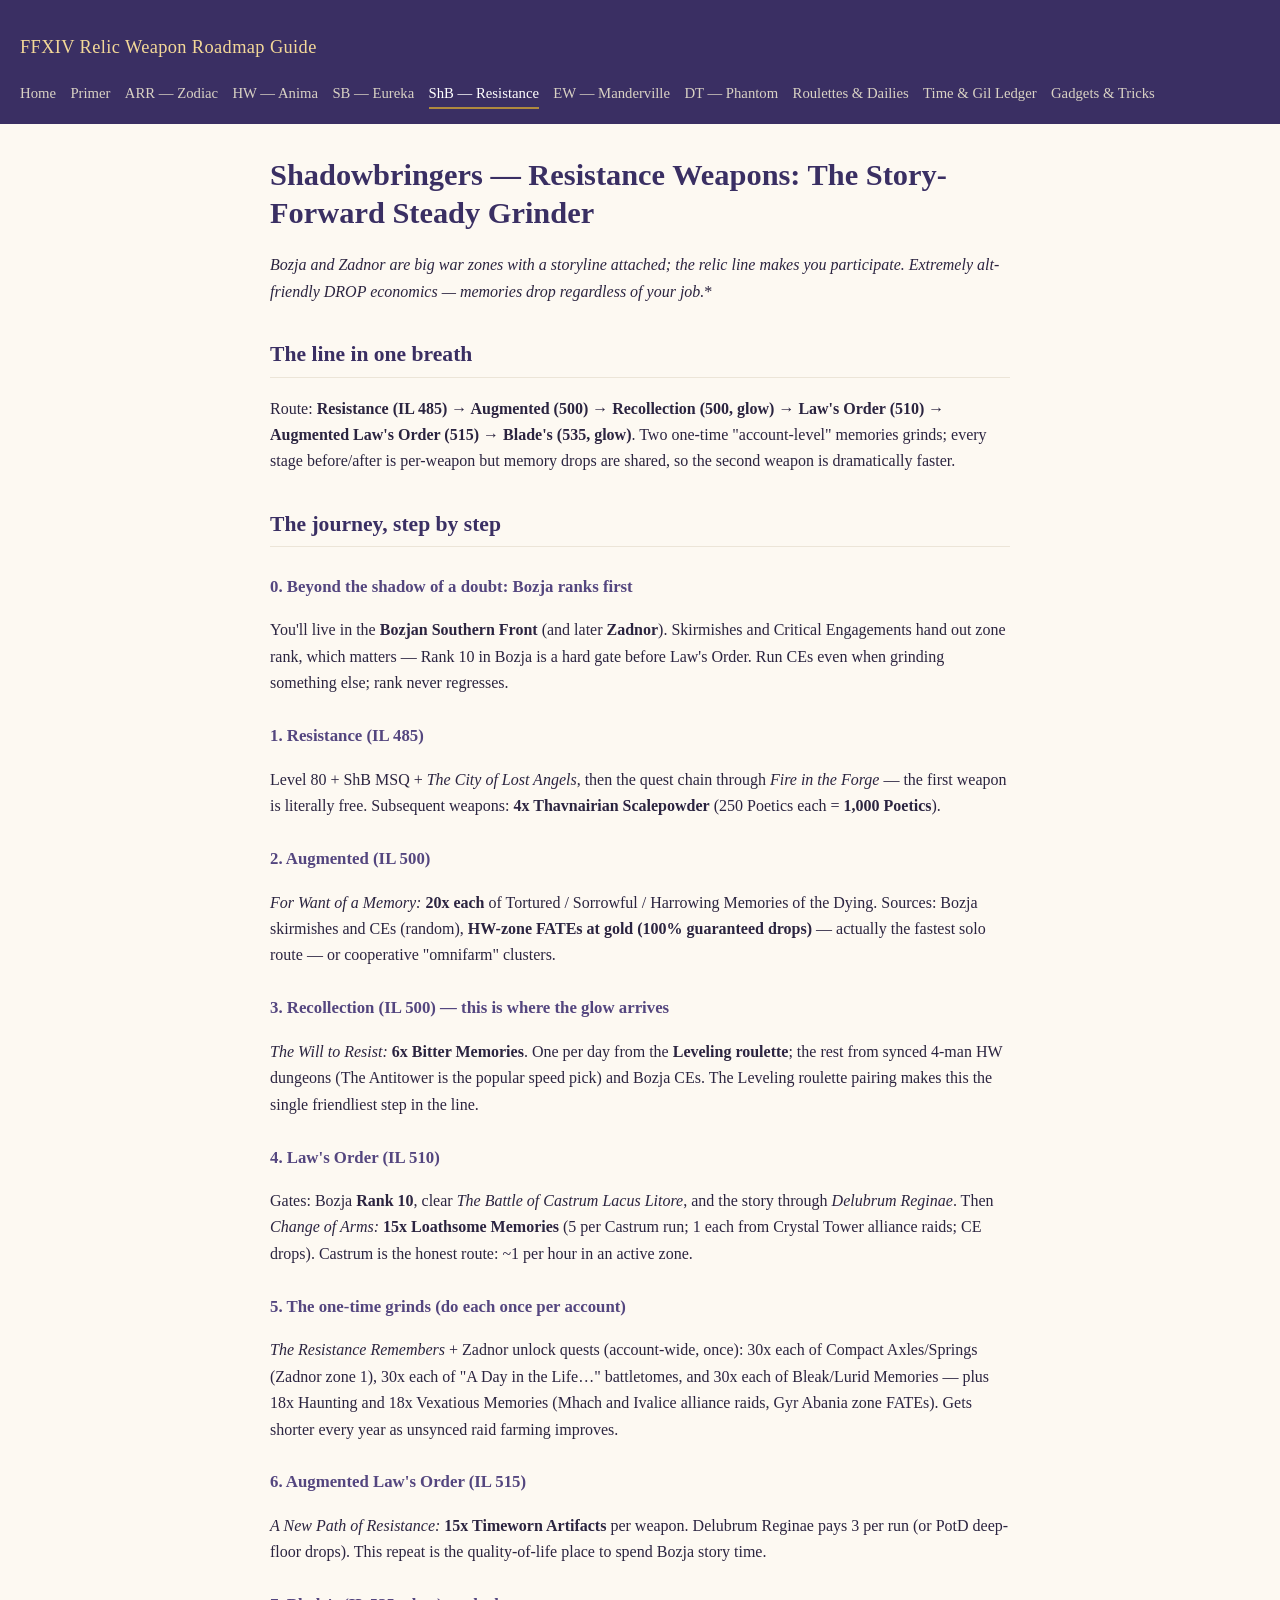
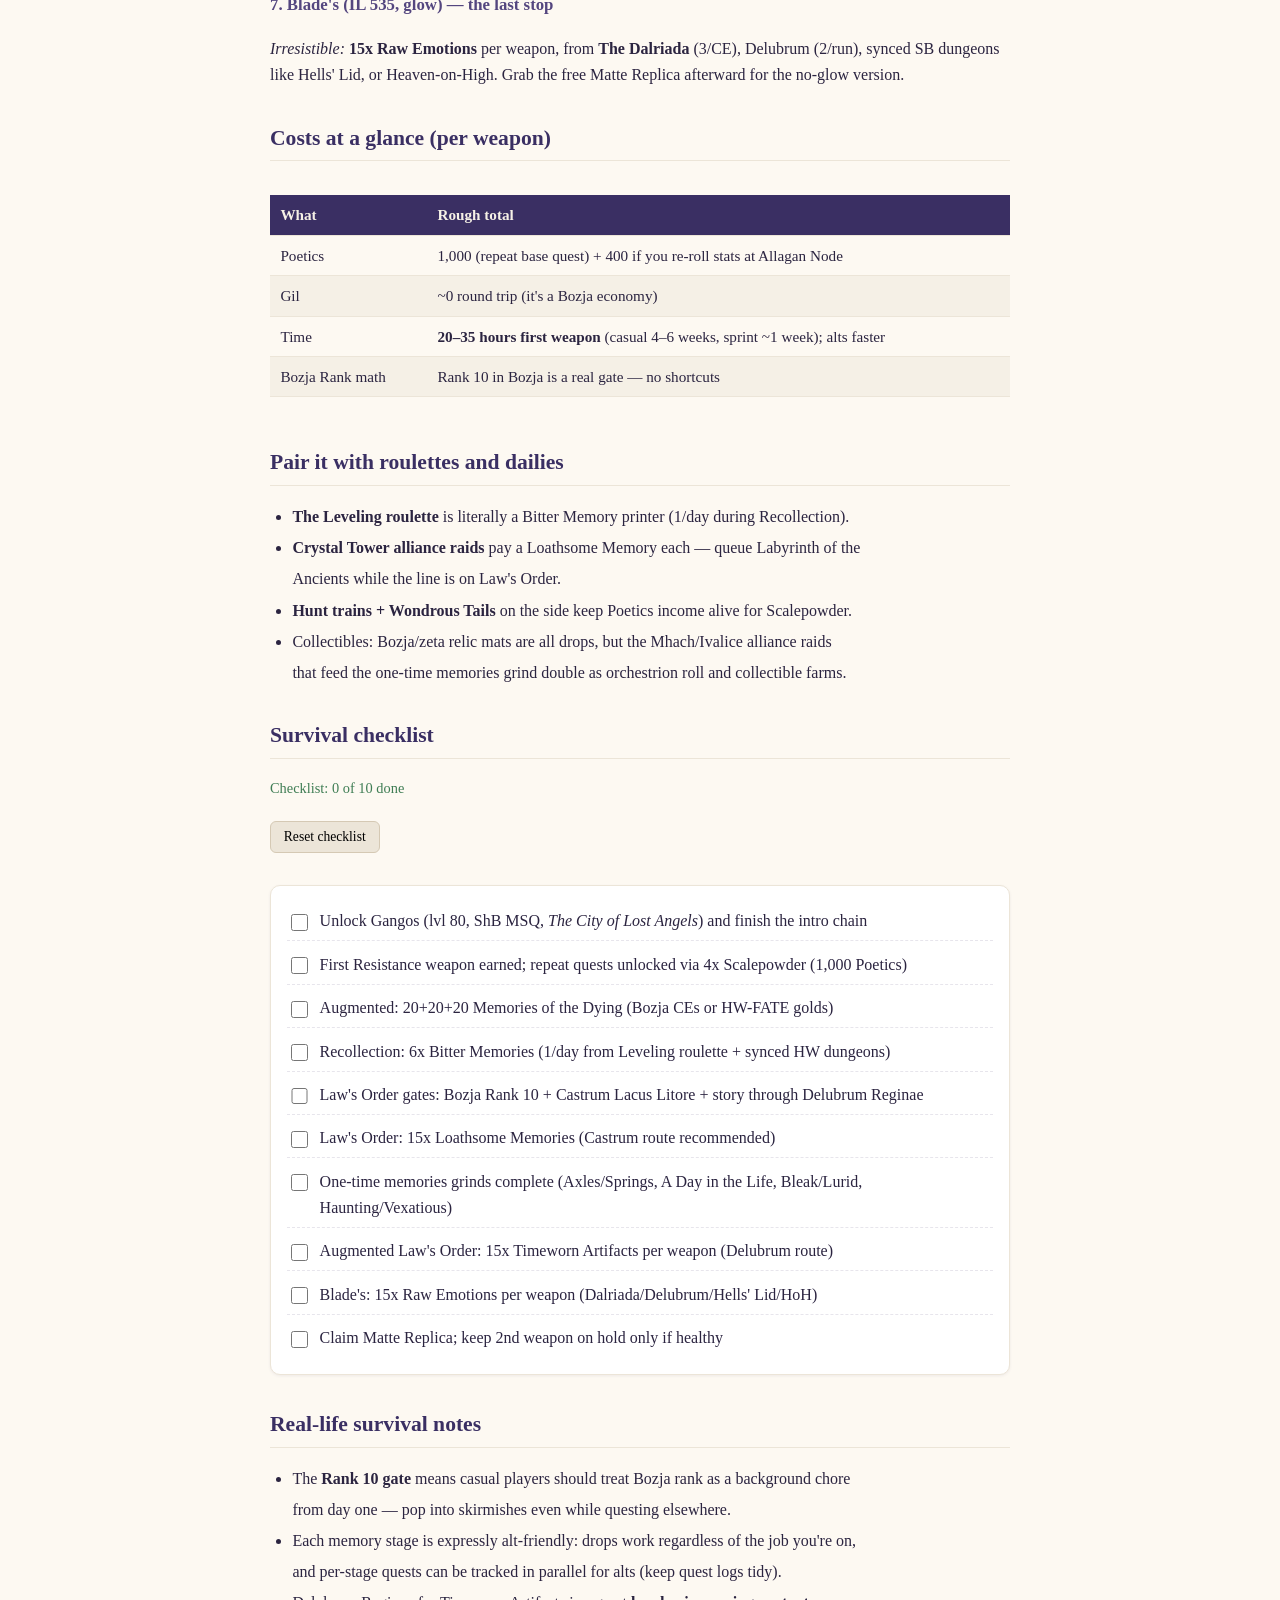
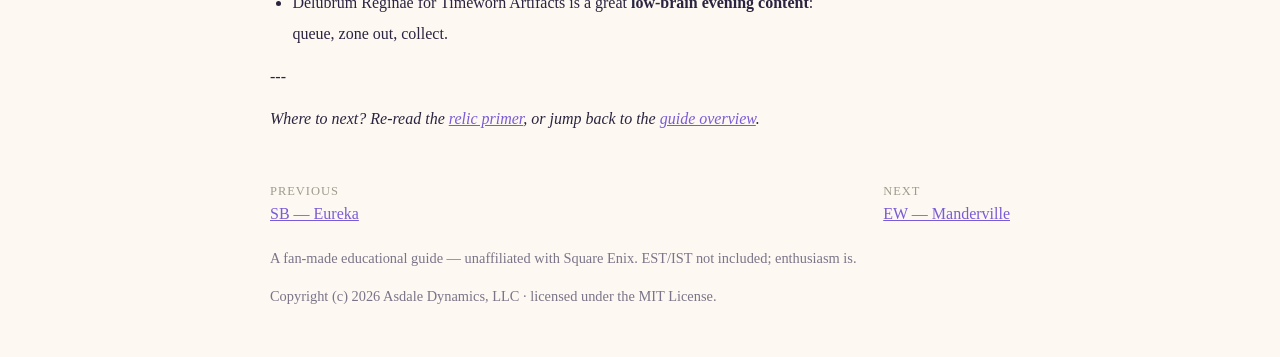
<file: site/resistance.html>
<!DOCTYPE html>
<html lang="en">
<head>
<meta charset="utf-8">
<meta name="viewport" content="width=device-width, initial-scale=1">
<title>Shadowbringers — Resistance Weapons: The Story-Forward Steady Grinder — FFXIV Relic Weapon Roadmap Guide</title>
<meta name="description" content="A cozy fan-made guide to every Final Fantasy XIV relic weapon journey: steps, time and gil estimates, roulette pairings, and checklists.">
<link rel="stylesheet" href="css/style.css">
</head>
<body>
<header class="site-header">
  <p class="brand"><a href="index.html">FFXIV Relic Weapon Roadmap Guide</a></p>
  <nav class="site-nav"><a href="index.html">Home</a> <a href="primer.html">Primer</a> <a href="zodiac.html">ARR — Zodiac</a> <a href="anima.html">HW — Anima</a> <a href="eureka.html">SB — Eureka</a> <a href="resistance.html" class="current">ShB — Resistance</a> <a href="manderville.html">EW — Manderville</a> <a href="phantom.html">DT — Phantom</a> <a href="roulettes.html">Roulettes & Dailies</a> <a href="budget.html">Time & Gil Ledger</a> <a href="gadgets.html">Gadgets & Tricks</a></nav>
</header>
<main>
<h1 id="shadowbringers-resistance-weapons-the-story-forward-steady-grinder">Shadowbringers — Resistance Weapons: The Story-Forward Steady Grinder</h1>
<p><em>Bozja and Zadnor are big war zones with a storyline attached; the relic line makes you participate. Extremely alt-friendly DROP economics — memories drop regardless of your job.</em>*</p>
<h2 id="the-line-in-one-breath">The line in one breath</h2>
<p>Route: <strong>Resistance (IL 485) → Augmented (500) → Recollection (500, glow) → Law's Order (510) → Augmented Law's Order (515) → Blade's (535, glow)</strong>. Two one-time "account-level" memories grinds; every stage before/after is per-weapon but memory drops are shared, so the second weapon is dramatically faster.</p>
<h2 id="the-journey-step-by-step">The journey, step by step</h2>
<h3>0. Beyond the shadow of a doubt: Bozja ranks first</h3>
<p>You'll live in the <strong>Bozjan Southern Front</strong> (and later <strong>Zadnor</strong>). Skirmishes and Critical Engagements hand out zone rank, which matters — Rank 10 in Bozja is a hard gate before Law's Order. Run CEs even when grinding something else; rank never regresses.</p>
<h3>1. Resistance (IL 485)</h3>
<p>Level 80 + ShB MSQ + <em>The City of Lost Angels</em>, then the quest chain through <em>Fire in the Forge</em> — the first weapon is literally free. Subsequent weapons: <strong>4x Thavnairian Scalepowder</strong> (250 Poetics each = <strong>1,000 Poetics</strong>).</p>
<h3>2. Augmented (IL 500)</h3>
<p><em>For Want of a Memory:</em> <strong>20x each</strong> of Tortured / Sorrowful / Harrowing Memories of the Dying. Sources: Bozja skirmishes and CEs (random), <strong>HW-zone FATEs at gold (100% guaranteed drops)</strong> — actually the fastest solo route — or cooperative "omnifarm" clusters.</p>
<h3>3. Recollection (IL 500) — this is where the glow arrives</h3>
<p><em>The Will to Resist:</em> <strong>6x Bitter Memories</strong>. One per day from the <strong>Leveling roulette</strong>; the rest from synced 4-man HW dungeons (The Antitower is the popular speed pick) and Bozja CEs. The Leveling roulette pairing makes this the single friendliest step in the line.</p>
<h3>4. Law's Order (IL 510)</h3>
<p>Gates: Bozja <strong>Rank 10</strong>, clear <em>The Battle of Castrum Lacus Litore</em>, and the story through <em>Delubrum Reginae</em>. Then <em>Change of Arms:</em> <strong>15x Loathsome Memories</strong> (5 per Castrum run; 1 each from Crystal Tower alliance raids; CE drops). Castrum is the honest route: ~1 per hour in an active zone.</p>
<h3>5. The one-time grinds (do each once per account)</h3>
<p><em>The Resistance Remembers</em> + Zadnor unlock quests (account-wide, once): 30x each of Compact Axles/Springs (Zadnor zone 1), 30x each of "A Day in the Life…" battletomes, and 30x each of Bleak/Lurid Memories — plus 18x Haunting and 18x Vexatious Memories (Mhach and Ivalice alliance raids, Gyr Abania zone FATEs). Gets shorter every year as unsynced raid farming improves.</p>
<h3>6. Augmented Law's Order (IL 515)</h3>
<p><em>A New Path of Resistance:</em> <strong>15x Timeworn Artifacts</strong> per weapon. Delubrum Reginae pays 3 per run (or PotD deep-floor drops). This repeat is the quality-of-life place to spend Bozja story time.</p>
<h3>7. Blade's (IL 535, glow) — the last stop</h3>
<p><em>Irresistible:</em> <strong>15x Raw Emotions</strong> per weapon, from <strong>The Dalriada</strong> (3/CE), Delubrum (2/run), synced SB dungeons like Hells' Lid, or Heaven-on-High. Grab the free Matte Replica afterward for the no-glow version.</p>
<h2 id="costs-at-a-glance-per-weapon">Costs at a glance (per weapon)</h2>
<div class="tablewrap"><table>
<thead><tr><th>What</th><th>Rough total</th></tr></thead>
<tbody>
<tr><td>Poetics</td><td>1,000 (repeat base quest) + 400 if you re-roll stats at Allagan Node</td></tr>
<tr><td>Gil</td><td>~0 round trip (it's a Bozja economy)</td></tr>
<tr><td>Time</td><td><strong>20–35 hours first weapon</strong> (casual 4–6 weeks, sprint ~1 week); alts faster</td></tr>
<tr><td>Bozja Rank math</td><td>Rank 10 in Bozja is a real gate — no shortcuts</td></tr>
</tbody></table></div>
<h2 id="pair-it-with-roulettes-and-dailies">Pair it with roulettes and dailies</h2>
<ul>
<li><strong>The Leveling roulette</strong> is literally a Bitter Memory printer (1/day during Recollection).</li>
<li><strong>Crystal Tower alliance raids</strong> pay a Loathsome Memory each — queue Labyrinth of the</li> Ancients while the line is on Law's Order.
<li><strong>Hunt trains + Wondrous Tails</strong> on the side keep Poetics income alive for Scalepowder.</li>
<li>Collectibles: Bozja/zeta relic mats are all drops, but the Mhach/Ivalice alliance raids</li> that feed the one-time memories grind double as orchestrion roll and collectible farms.
</ul>
<h2 id="survival-checklist">Survival checklist</h2>
<ul class="checklist">
<li class="check-item"><input type="checkbox" data-key="resistance:39"> <span>Unlock Gangos (lvl 80, ShB MSQ, <em>The City of Lost Angels</em>) and finish the intro chain</span></li>
<li class="check-item"><input type="checkbox" data-key="resistance:40"> <span>First Resistance weapon earned; repeat quests unlocked via 4x Scalepowder (1,000 Poetics)</span></li>
<li class="check-item"><input type="checkbox" data-key="resistance:41"> <span>Augmented: 20+20+20 Memories of the Dying (Bozja CEs or HW-FATE golds)</span></li>
<li class="check-item"><input type="checkbox" data-key="resistance:42"> <span>Recollection: 6x Bitter Memories (1/day from Leveling roulette + synced HW dungeons)</span></li>
<li class="check-item"><input type="checkbox" data-key="resistance:43"> <span>Law's Order gates: Bozja Rank 10 + Castrum Lacus Litore + story through Delubrum Reginae</span></li>
<li class="check-item"><input type="checkbox" data-key="resistance:44"> <span>Law's Order: 15x Loathsome Memories (Castrum route recommended)</span></li>
<li class="check-item"><input type="checkbox" data-key="resistance:45"> <span>One-time memories grinds complete (Axles/Springs, A Day in the Life, Bleak/Lurid, Haunting/Vexatious)</span></li>
<li class="check-item"><input type="checkbox" data-key="resistance:46"> <span>Augmented Law's Order: 15x Timeworn Artifacts per weapon (Delubrum route)</span></li>
<li class="check-item"><input type="checkbox" data-key="resistance:47"> <span>Blade's: 15x Raw Emotions per weapon (Dalriada/Delubrum/Hells' Lid/HoH)</span></li>
<li class="check-item"><input type="checkbox" data-key="resistance:48"> <span>Claim Matte Replica; keep 2nd weapon on hold only if healthy</span></li>
</ul>
<h2 id="real-life-survival-notes">Real-life survival notes</h2>
<ul>
<li>The <strong>Rank 10 gate</strong> means casual players should treat Bozja rank as a background chore</li> from day one — pop into skirmishes even while questing elsewhere.
<li>Each memory stage is expressly alt-friendly: drops work regardless of the job you're on,</li> and per-stage quests can be tracked in parallel for alts (keep quest logs tidy).
<li>Delubrum Reginae for Timeworn Artifacts is a great <strong>low-brain evening content</strong>:</li> queue, zone out, collect.
</ul>
<p>---</p>
<p><em>Where to next? Re-read the <a href="primer.md">relic primer</a>, or jump back to the <a href="index.md">guide overview</a>.</em></p>
</main>
<footer class="site-footer">
  <div class="pn-row">
    <div class="pn Previous"><span>Previous</span><a href="eureka.html">SB — Eureka</a></div>
    <div class="pn Next"><span>Next</span><a href="manderville.html">EW — Manderville</a></div>
  </div>
  <p>A fan-made educational guide — unaffiliated with Square Enix. EST/IST not included; enthusiasm is.</p>
  <p>Copyright (c) 2026 Asdale Dynamics, LLC · licensed under the MIT License.</p>
</footer>
<script src="js/checklist.js"></script>
</body>
</html>
</file>
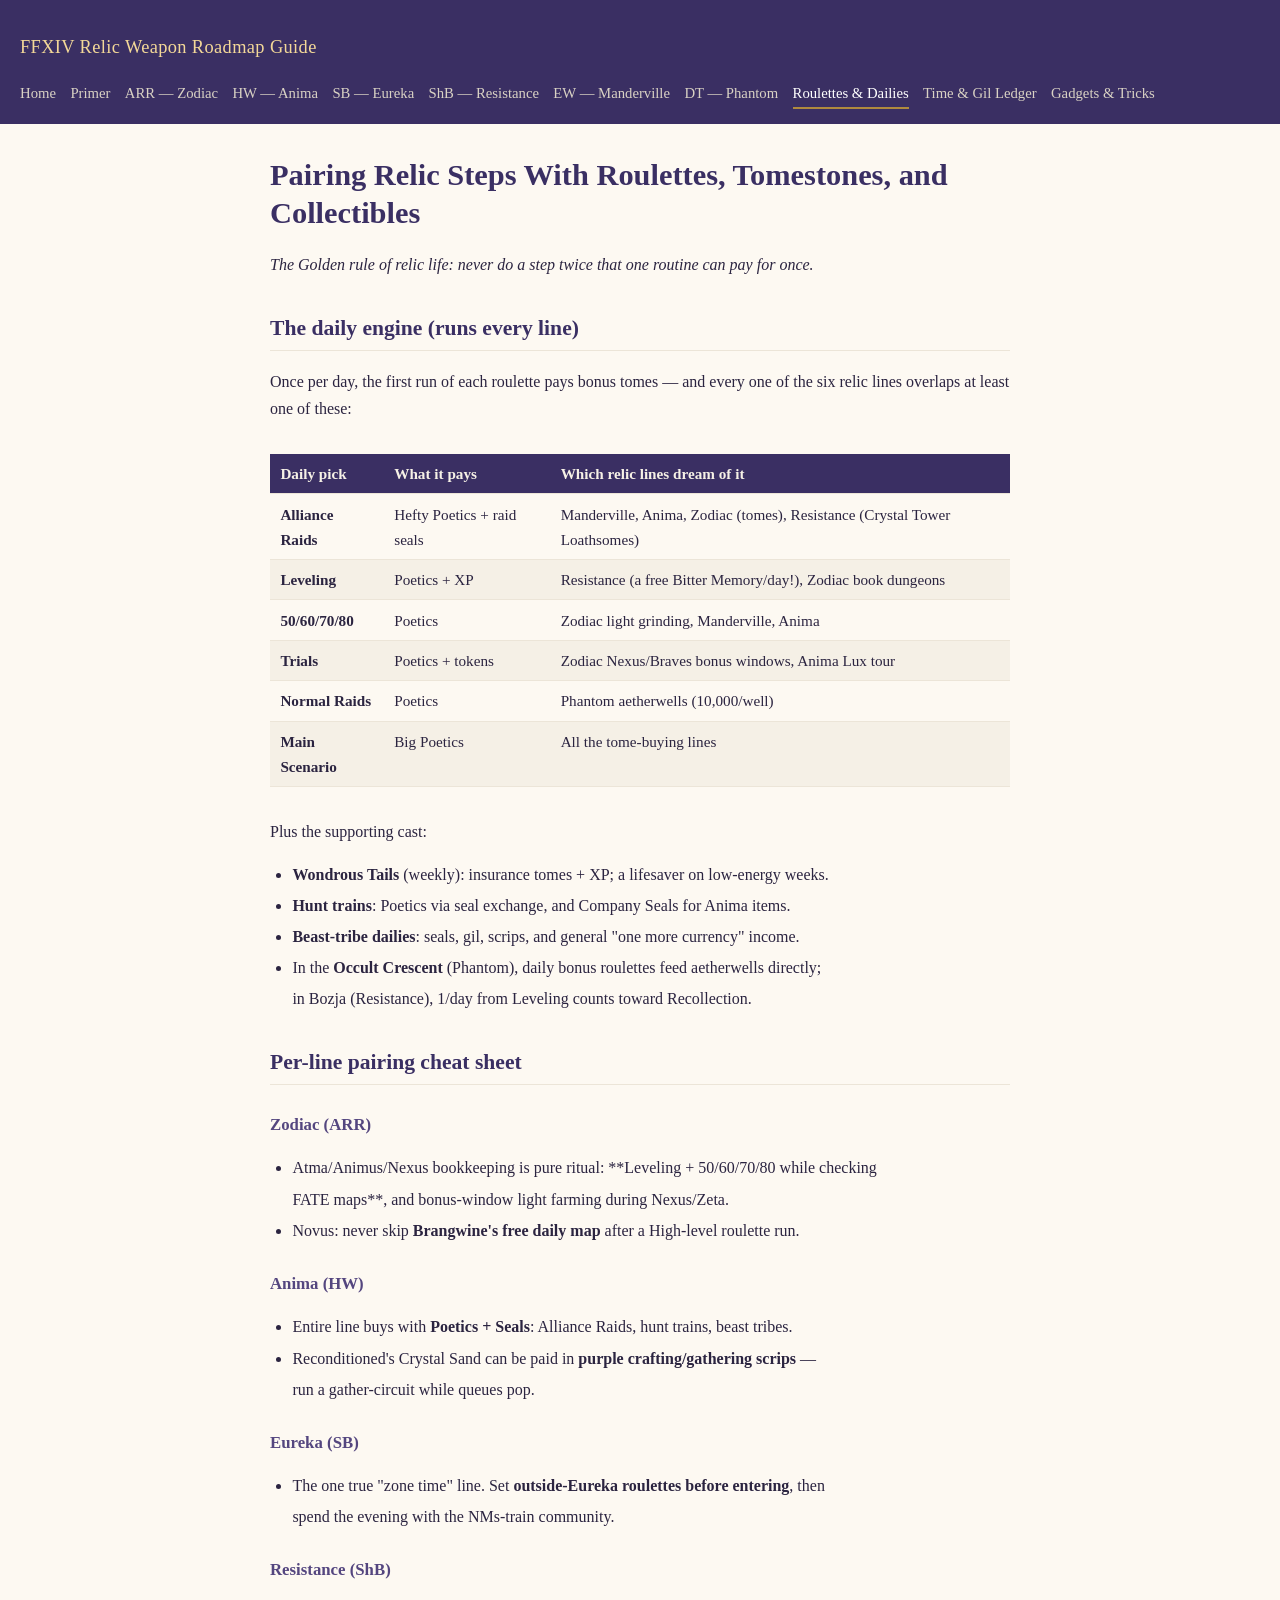
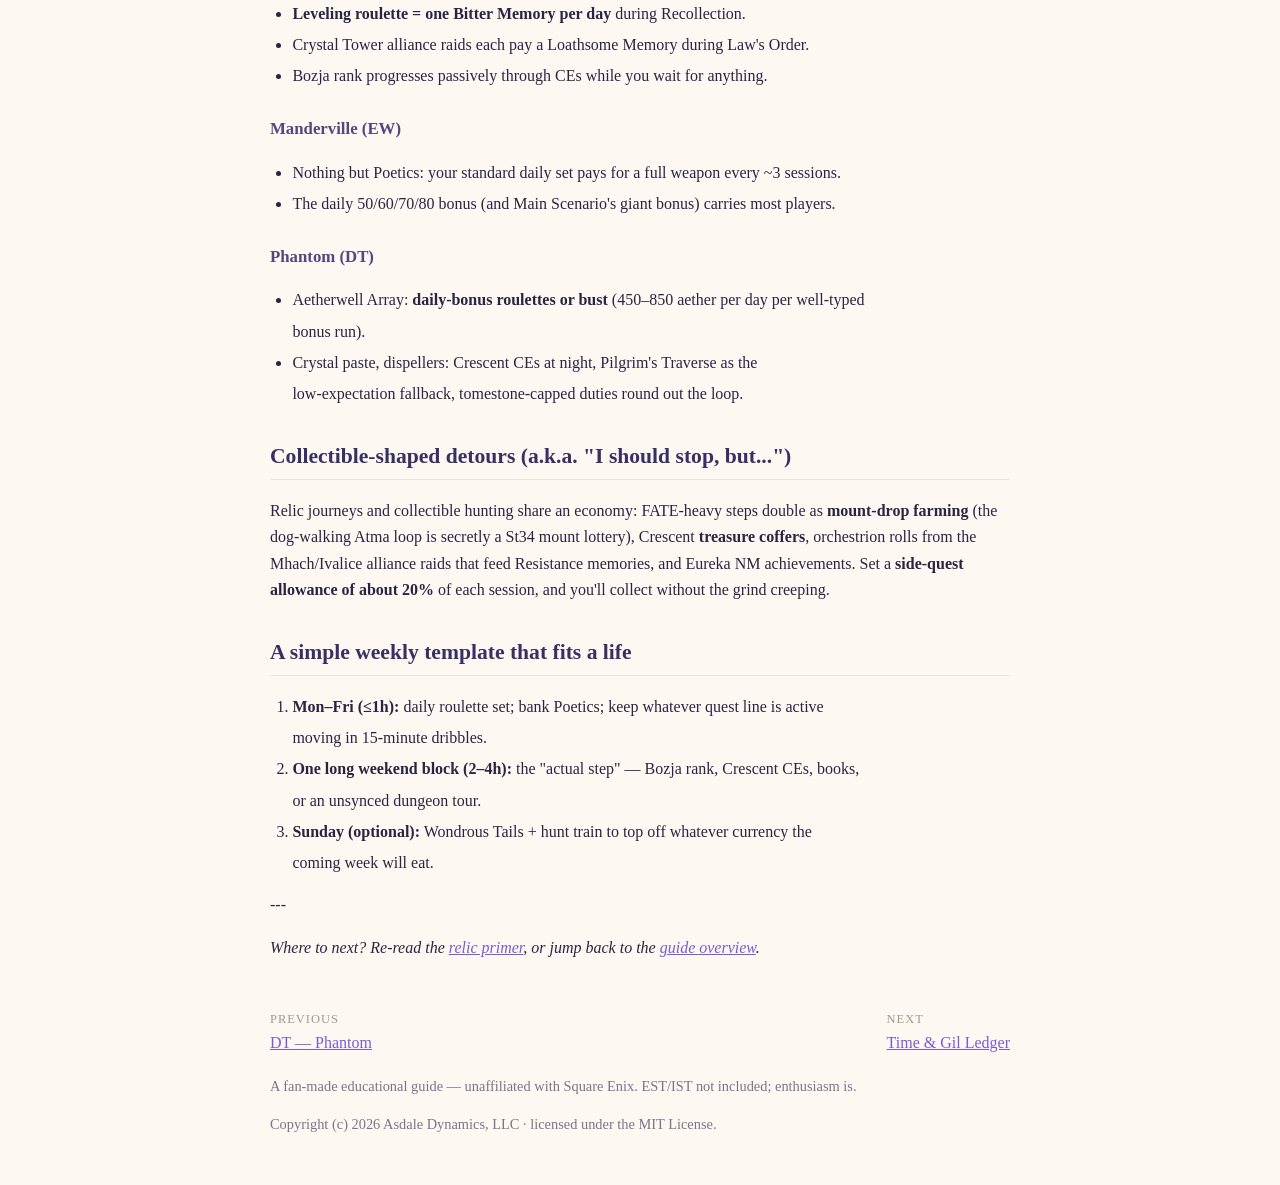
<file: site/roulettes.html>
<!DOCTYPE html>
<html lang="en">
<head>
<meta charset="utf-8">
<meta name="viewport" content="width=device-width, initial-scale=1">
<title>Pairing Relic Steps With Roulettes, Tomestones, and Collectibles — FFXIV Relic Weapon Roadmap Guide</title>
<meta name="description" content="A cozy fan-made guide to every Final Fantasy XIV relic weapon journey: steps, time and gil estimates, roulette pairings, and checklists.">
<link rel="stylesheet" href="css/style.css">
</head>
<body>
<header class="site-header">
  <p class="brand"><a href="index.html">FFXIV Relic Weapon Roadmap Guide</a></p>
  <nav class="site-nav"><a href="index.html">Home</a> <a href="primer.html">Primer</a> <a href="zodiac.html">ARR — Zodiac</a> <a href="anima.html">HW — Anima</a> <a href="eureka.html">SB — Eureka</a> <a href="resistance.html">ShB — Resistance</a> <a href="manderville.html">EW — Manderville</a> <a href="phantom.html">DT — Phantom</a> <a href="roulettes.html" class="current">Roulettes & Dailies</a> <a href="budget.html">Time & Gil Ledger</a> <a href="gadgets.html">Gadgets & Tricks</a></nav>
</header>
<main>
<h1 id="pairing-relic-steps-with-roulettes-tomestones-and-collectibles">Pairing Relic Steps With Roulettes, Tomestones, and Collectibles</h1>
<p><em>The Golden rule of relic life: never do a step twice that one routine can pay for once.</em></p>
<h2 id="the-daily-engine-runs-every-line">The daily engine (runs every line)</h2>
<p>Once per day, the first run of each roulette pays bonus tomes — and every one of the six relic lines overlaps at least one of these:</p>
<div class="tablewrap"><table>
<thead><tr><th>Daily pick</th><th>What it pays</th><th>Which relic lines dream of it</th></tr></thead>
<tbody>
<tr><td><strong>Alliance Raids</strong></td><td>Hefty Poetics + raid seals</td><td>Manderville, Anima, Zodiac (tomes), Resistance (Crystal Tower Loathsomes)</td></tr>
<tr><td><strong>Leveling</strong></td><td>Poetics + XP</td><td>Resistance (a free Bitter Memory/day!), Zodiac book dungeons</td></tr>
<tr><td><strong>50/60/70/80</strong></td><td>Poetics</td><td>Zodiac light grinding, Manderville, Anima</td></tr>
<tr><td><strong>Trials</strong></td><td>Poetics + tokens</td><td>Zodiac Nexus/Braves bonus windows, Anima Lux tour</td></tr>
<tr><td><strong>Normal Raids</strong></td><td>Poetics</td><td>Phantom aetherwells (10,000/well)</td></tr>
<tr><td><strong>Main Scenario</strong></td><td>Big Poetics</td><td>All the tome-buying lines</td></tr>
</tbody></table></div>
<p>Plus the supporting cast:</p>
<ul>
<li><strong>Wondrous Tails</strong> (weekly): insurance tomes + XP; a lifesaver on low-energy weeks.</li>
<li><strong>Hunt trains</strong>: Poetics via seal exchange, and Company Seals for Anima items.</li>
<li><strong>Beast-tribe dailies</strong>: seals, gil, scrips, and general "one more currency" income.</li>
<li>In the <strong>Occult Crescent</strong> (Phantom), daily bonus roulettes feed aetherwells directly;</li> in Bozja (Resistance), 1/day from Leveling counts toward Recollection.
</ul>
<h2 id="per-line-pairing-cheat-sheet">Per-line pairing cheat sheet</h2>
<h3>Zodiac (ARR)</h3>
<ul>
<li>Atma/Animus/Nexus bookkeeping is pure ritual: **Leveling + 50/60/70/80 while checking</li> FATE maps**, and bonus-window light farming during Nexus/Zeta.
<li>Novus: never skip <strong>Brangwine's free daily map</strong> after a High-level roulette run.</li>
</ul>
<h3>Anima (HW)</h3>
<ul>
<li>Entire line buys with <strong>Poetics + Seals</strong>: Alliance Raids, hunt trains, beast tribes.</li>
<li>Reconditioned's Crystal Sand can be paid in <strong>purple crafting/gathering scrips</strong> —</li> run a gather-circuit while queues pop.
</ul>
<h3>Eureka (SB)</h3>
<ul>
<li>The one true "zone time" line. Set <strong>outside-Eureka roulettes before entering</strong>, then</li> spend the evening with the NMs-train community.
</ul>
<h3>Resistance (ShB)</h3>
<ul>
<li><strong>Leveling roulette = one Bitter Memory per day</strong> during Recollection.</li>
<li>Crystal Tower alliance raids each pay a Loathsome Memory during Law's Order.</li>
<li>Bozja rank progresses passively through CEs while you wait for anything.</li>
</ul>
<h3>Manderville (EW)</h3>
<ul>
<li>Nothing but Poetics: your standard daily set pays for a full weapon every ~3 sessions.</li>
<li>The daily 50/60/70/80 bonus (and Main Scenario's giant bonus) carries most players.</li>
</ul>
<h3>Phantom (DT)</h3>
<ul>
<li>Aetherwell Array: <strong>daily-bonus roulettes or bust</strong> (450–850 aether per day per well-typed</li> bonus run).
<li>Crystal paste, dispellers: Crescent CEs at night, Pilgrim's Traverse as the</li> low-expectation fallback, tomestone-capped duties round out the loop.
</ul>
<h2 id="collectible-shaped-detours-a-k-a-i-should-stop-but">Collectible-shaped detours (a.k.a. "I should stop, but...")</h2>
<p>Relic journeys and collectible hunting share an economy: FATE-heavy steps double as <strong>mount-drop farming</strong> (the dog-walking Atma loop is secretly a St34 mount lottery), Crescent <strong>treasure coffers</strong>, orchestrion rolls from the Mhach/Ivalice alliance raids that feed Resistance memories, and Eureka NM achievements. Set a <strong>side-quest allowance of about 20%</strong> of each session, and you'll collect without the grind creeping.</p>
<h2 id="a-simple-weekly-template-that-fits-a-life">A simple weekly template that fits a life</h2>
<ol>
<li><strong>Mon–Fri (≤1h):</strong> daily roulette set; bank Poetics; keep whatever quest line is active</li> moving in 15-minute dribbles.
<li><strong>One long weekend block (2–4h):</strong> the "actual step" — Bozja rank, Crescent CEs, books,</li> or an unsynced dungeon tour.
<li><strong>Sunday (optional):</strong> Wondrous Tails + hunt train to top off whatever currency the</li> coming week will eat.
</ol>
<p>---</p>
<p><em>Where to next? Re-read the <a href="primer.md">relic primer</a>, or jump back to the <a href="index.md">guide overview</a>.</em></p>
</main>
<footer class="site-footer">
  <div class="pn-row">
    <div class="pn Previous"><span>Previous</span><a href="phantom.html">DT — Phantom</a></div>
    <div class="pn Next"><span>Next</span><a href="budget.html">Time & Gil Ledger</a></div>
  </div>
  <p>A fan-made educational guide — unaffiliated with Square Enix. EST/IST not included; enthusiasm is.</p>
  <p>Copyright (c) 2026 Asdale Dynamics, LLC · licensed under the MIT License.</p>
</footer>
<script src="js/checklist.js"></script>
</body>
</html>
</file>
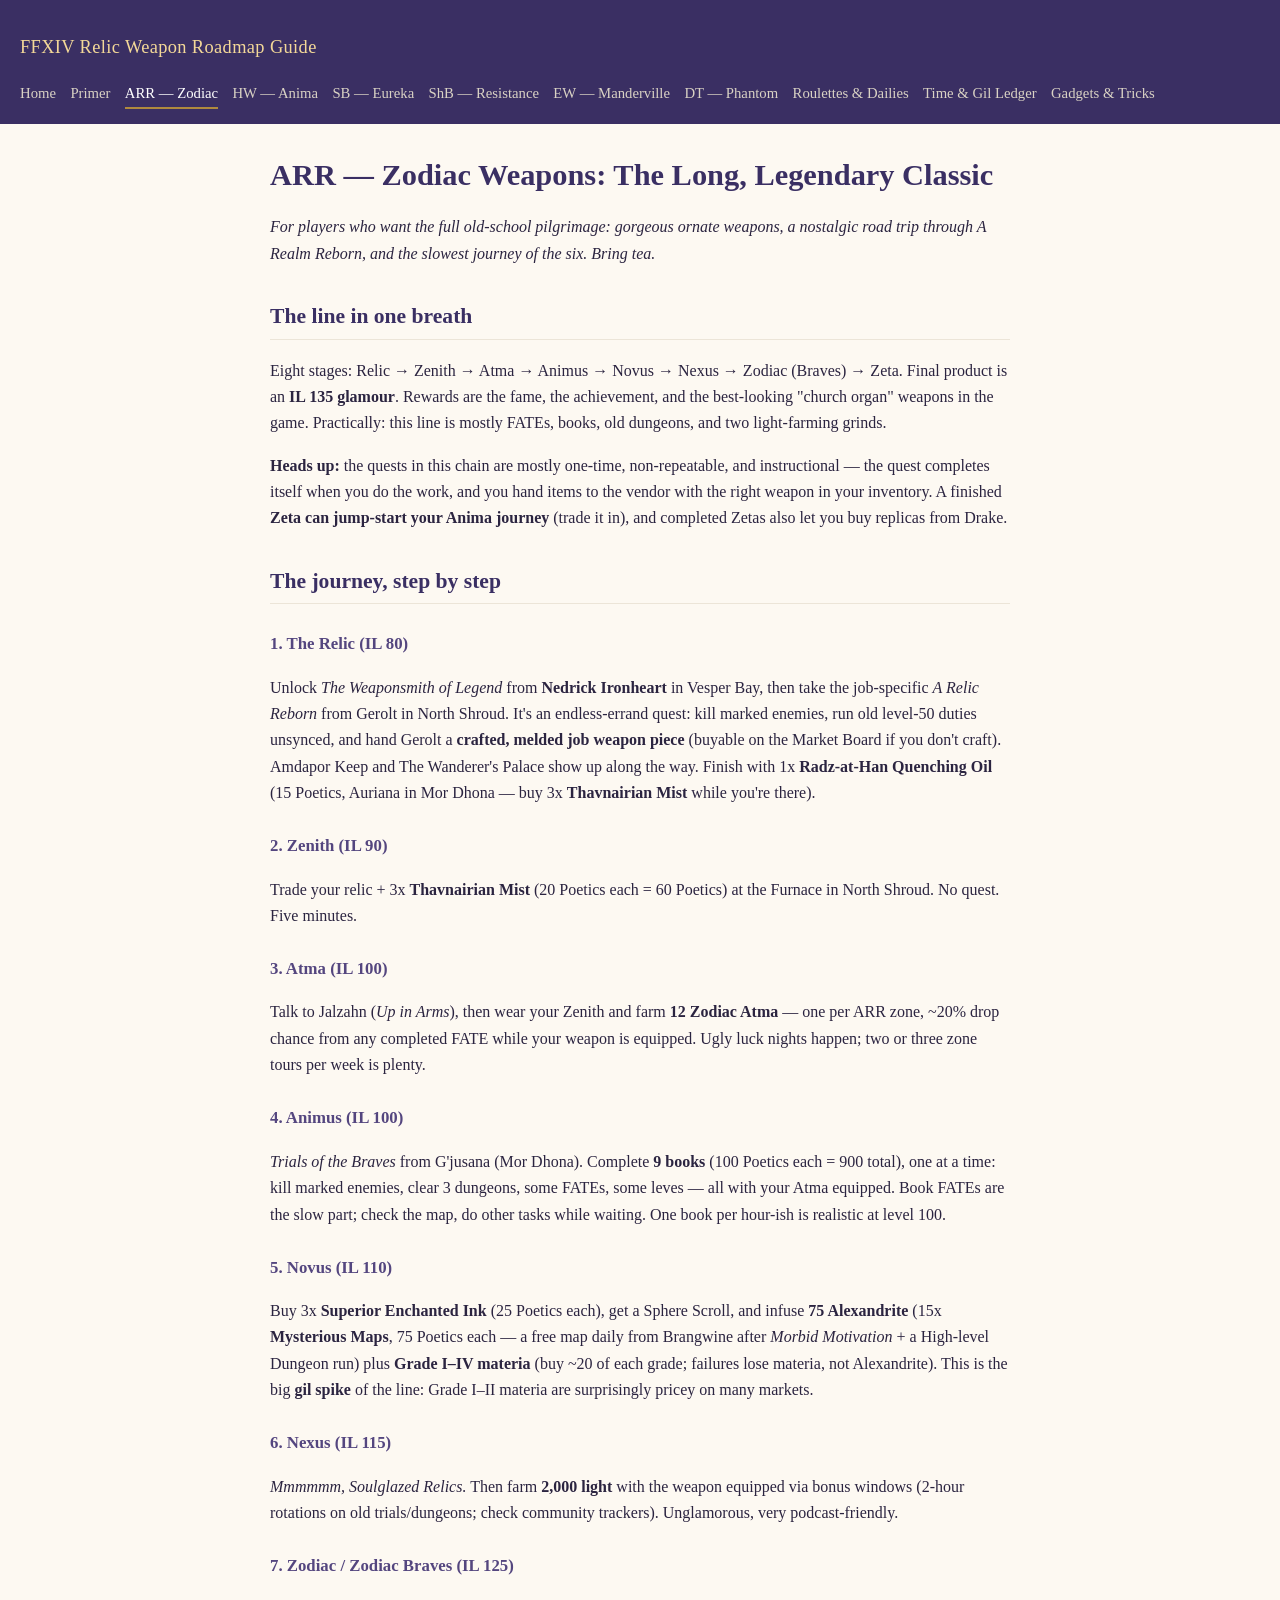
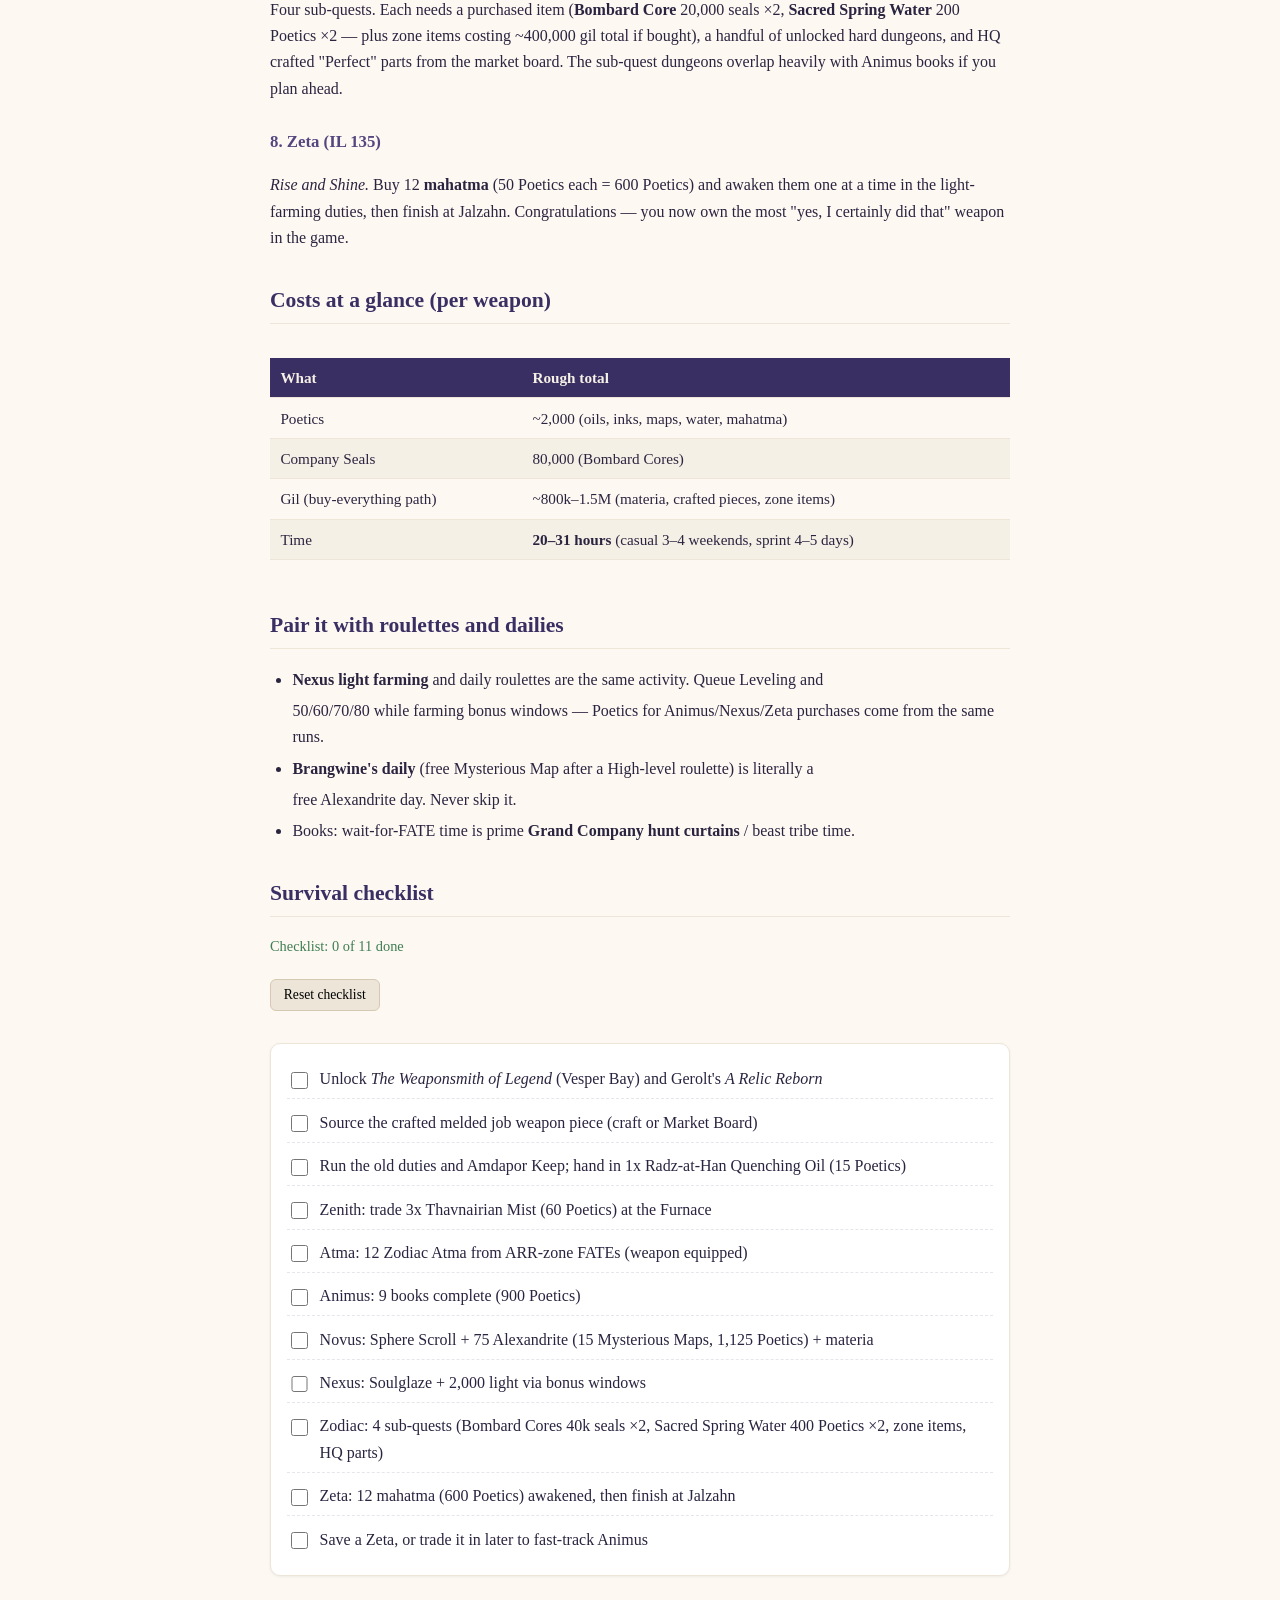
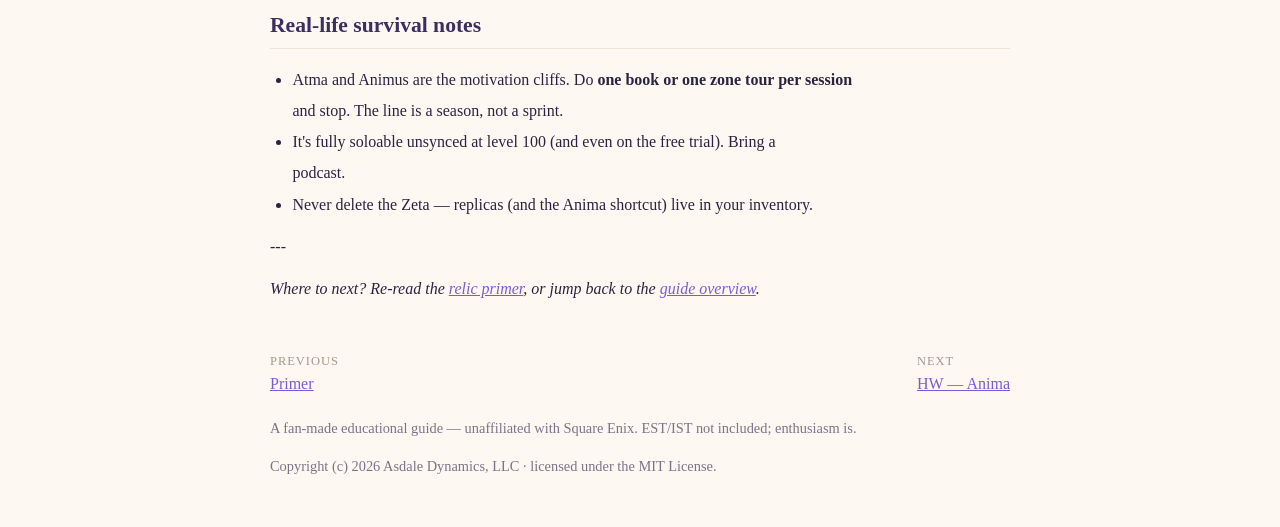
<file: site/zodiac.html>
<!DOCTYPE html>
<html lang="en">
<head>
<meta charset="utf-8">
<meta name="viewport" content="width=device-width, initial-scale=1">
<title>ARR — Zodiac Weapons: The Long, Legendary Classic — FFXIV Relic Weapon Roadmap Guide</title>
<meta name="description" content="A cozy fan-made guide to every Final Fantasy XIV relic weapon journey: steps, time and gil estimates, roulette pairings, and checklists.">
<link rel="stylesheet" href="css/style.css">
</head>
<body>
<header class="site-header">
  <p class="brand"><a href="index.html">FFXIV Relic Weapon Roadmap Guide</a></p>
  <nav class="site-nav"><a href="index.html">Home</a> <a href="primer.html">Primer</a> <a href="zodiac.html" class="current">ARR — Zodiac</a> <a href="anima.html">HW — Anima</a> <a href="eureka.html">SB — Eureka</a> <a href="resistance.html">ShB — Resistance</a> <a href="manderville.html">EW — Manderville</a> <a href="phantom.html">DT — Phantom</a> <a href="roulettes.html">Roulettes & Dailies</a> <a href="budget.html">Time & Gil Ledger</a> <a href="gadgets.html">Gadgets & Tricks</a></nav>
</header>
<main>
<h1 id="arr-zodiac-weapons-the-long-legendary-classic">ARR — Zodiac Weapons: The Long, Legendary Classic</h1>
<p><em>For players who want the full old-school pilgrimage: gorgeous ornate weapons, a nostalgic road trip through A Realm Reborn, and the slowest journey of the six. Bring tea.</em></p>
<h2 id="the-line-in-one-breath">The line in one breath</h2>
<p>Eight stages: Relic → Zenith → Atma → Animus → Novus → Nexus → Zodiac (Braves) → Zeta. Final product is an <strong>IL 135 glamour</strong>. Rewards are the fame, the achievement, and the best-looking "church organ" weapons in the game. Practically: this line is mostly FATEs, books, old dungeons, and two light-farming grinds.</p>
<p><strong>Heads up:</strong> the quests in this chain are mostly one-time, non-repeatable, and instructional — the quest completes itself when you do the work, and you hand items to the vendor with the right weapon in your inventory. A finished <strong>Zeta can jump-start your Anima journey</strong> (trade it in), and completed Zetas also let you buy replicas from Drake.</p>
<h2 id="the-journey-step-by-step">The journey, step by step</h2>
<h3>1. The Relic (IL 80)</h3>
<p>Unlock <em>The Weaponsmith of Legend</em> from <strong>Nedrick Ironheart</strong> in Vesper Bay, then take the job-specific <em>A Relic Reborn</em> from Gerolt in North Shroud. It's an endless-errand quest: kill marked enemies, run old level-50 duties unsynced, and hand Gerolt a <strong>crafted, melded job weapon piece</strong> (buyable on the Market Board if you don't craft). Amdapor Keep and The Wanderer's Palace show up along the way. Finish with 1x <strong>Radz-at-Han Quenching Oil</strong> (15 Poetics, Auriana in Mor Dhona — buy 3x <strong>Thavnairian Mist</strong> while you're there).</p>
<h3>2. Zenith (IL 90)</h3>
<p>Trade your relic + 3x <strong>Thavnairian Mist</strong> (20 Poetics each = 60 Poetics) at the Furnace in North Shroud. No quest. Five minutes.</p>
<h3>3. Atma (IL 100)</h3>
<p>Talk to Jalzahn (<em>Up in Arms</em>), then wear your Zenith and farm <strong>12 Zodiac Atma</strong> — one per ARR zone, ~20% drop chance from any completed FATE while your weapon is equipped. Ugly luck nights happen; two or three zone tours per week is plenty.</p>
<h3>4. Animus (IL 100)</h3>
<p><em>Trials of the Braves</em> from G'jusana (Mor Dhona). Complete <strong>9 books</strong> (100 Poetics each = 900 total), one at a time: kill marked enemies, clear 3 dungeons, some FATEs, some leves — all with your Atma equipped. Book FATEs are the slow part; check the map, do other tasks while waiting. One book per hour-ish is realistic at level 100.</p>
<h3>5. Novus (IL 110)</h3>
<p>Buy 3x <strong>Superior Enchanted Ink</strong> (25 Poetics each), get a Sphere Scroll, and infuse <strong>75 Alexandrite</strong> (15x <strong>Mysterious Maps</strong>, 75 Poetics each — a free map daily from Brangwine after <em>Morbid Motivation</em> + a High-level Dungeon run) plus <strong>Grade I–IV materia</strong> (buy ~20 of each grade; failures lose materia, not Alexandrite). This is the big <strong>gil spike</strong> of the line: Grade I–II materia are surprisingly pricey on many markets.</p>
<h3>6. Nexus (IL 115)</h3>
<p><em>Mmmmmm, Soulglazed Relics.</em> Then farm <strong>2,000 light</strong> with the weapon equipped via bonus windows (2-hour rotations on old trials/dungeons; check community trackers). Unglamorous, very podcast-friendly.</p>
<h3>7. Zodiac / Zodiac Braves (IL 125)</h3>
<p>Four sub-quests. Each needs a purchased item (<strong>Bombard Core</strong> 20,000 seals ×2, <strong>Sacred Spring Water</strong> 200 Poetics ×2 — plus zone items costing ~400,000 gil total if bought), a handful of unlocked hard dungeons, and HQ crafted "Perfect" parts from the market board. The sub-quest dungeons overlap heavily with Animus books if you plan ahead.</p>
<h3>8. Zeta (IL 135)</h3>
<p><em>Rise and Shine.</em> Buy 12 <strong>mahatma</strong> (50 Poetics each = 600 Poetics) and awaken them one at a time in the light-farming duties, then finish at Jalzahn. Congratulations — you now own the most "yes, I certainly did that" weapon in the game.</p>
<h2 id="costs-at-a-glance-per-weapon">Costs at a glance (per weapon)</h2>
<div class="tablewrap"><table>
<thead><tr><th>What</th><th>Rough total</th></tr></thead>
<tbody>
<tr><td>Poetics</td><td>~2,000 (oils, inks, maps, water, mahatma)</td></tr>
<tr><td>Company Seals</td><td>80,000 (Bombard Cores)</td></tr>
<tr><td>Gil (buy-everything path)</td><td>~800k–1.5M (materia, crafted pieces, zone items)</td></tr>
<tr><td>Time</td><td><strong>20–31 hours</strong> (casual 3–4 weekends, sprint 4–5 days)</td></tr>
</tbody></table></div>
<h2 id="pair-it-with-roulettes-and-dailies">Pair it with roulettes and dailies</h2>
<ul>
<li><strong>Nexus light farming</strong> and daily roulettes are the same activity. Queue Leveling and</li> 50/60/70/80 while farming bonus windows — Poetics for Animus/Nexus/Zeta purchases come from the same runs.
<li><strong>Brangwine's daily</strong> (free Mysterious Map after a High-level roulette) is literally a</li> free Alexandrite day. Never skip it.
<li>Books: wait-for-FATE time is prime <strong>Grand Company hunt curtains</strong> / beast tribe time.</li>
</ul>
<h2 id="survival-checklist">Survival checklist</h2>
<ul class="checklist">
<li class="check-item"><input type="checkbox" data-key="zodiac:39"> <span>Unlock <em>The Weaponsmith of Legend</em> (Vesper Bay) and Gerolt's <em>A Relic Reborn</em></span></li>
<li class="check-item"><input type="checkbox" data-key="zodiac:40"> <span>Source the crafted melded job weapon piece (craft or Market Board)</span></li>
<li class="check-item"><input type="checkbox" data-key="zodiac:41"> <span>Run the old duties and Amdapor Keep; hand in 1x Radz-at-Han Quenching Oil (15 Poetics)</span></li>
<li class="check-item"><input type="checkbox" data-key="zodiac:42"> <span>Zenith: trade 3x Thavnairian Mist (60 Poetics) at the Furnace</span></li>
<li class="check-item"><input type="checkbox" data-key="zodiac:43"> <span>Atma: 12 Zodiac Atma from ARR-zone FATEs (weapon equipped)</span></li>
<li class="check-item"><input type="checkbox" data-key="zodiac:44"> <span>Animus: 9 books complete (900 Poetics)</span></li>
<li class="check-item"><input type="checkbox" data-key="zodiac:45"> <span>Novus: Sphere Scroll + 75 Alexandrite (15 Mysterious Maps, 1,125 Poetics) + materia</span></li>
<li class="check-item"><input type="checkbox" data-key="zodiac:46"> <span>Nexus: Soulglaze + 2,000 light via bonus windows</span></li>
<li class="check-item"><input type="checkbox" data-key="zodiac:47"> <span>Zodiac: 4 sub-quests (Bombard Cores 40k seals ×2, Sacred Spring Water 400 Poetics ×2, zone items, HQ parts)</span></li>
<li class="check-item"><input type="checkbox" data-key="zodiac:48"> <span>Zeta: 12 mahatma (600 Poetics) awakened, then finish at Jalzahn</span></li>
<li class="check-item"><input type="checkbox" data-key="zodiac:49"> <span>Save a Zeta, or trade it in later to fast-track Animus</span></li>
</ul>
<h2 id="real-life-survival-notes">Real-life survival notes</h2>
<ul>
<li>Atma and Animus are the motivation cliffs. Do <strong>one book or one zone tour per session</strong></li> and stop. The line is a season, not a sprint.
<li>It's fully soloable unsynced at level 100 (and even on the free trial). Bring a</li> podcast.
<li>Never delete the Zeta — replicas (and the Anima shortcut) live in your inventory.</li>
</ul>
<p>---</p>
<p><em>Where to next? Re-read the <a href="primer.md">relic primer</a>, or jump back to the <a href="index.md">guide overview</a>.</em></p>
</main>
<footer class="site-footer">
  <div class="pn-row">
    <div class="pn Previous"><span>Previous</span><a href="primer.html">Primer</a></div>
    <div class="pn Next"><span>Next</span><a href="anima.html">HW — Anima</a></div>
  </div>
  <p>A fan-made educational guide — unaffiliated with Square Enix. EST/IST not included; enthusiasm is.</p>
  <p>Copyright (c) 2026 Asdale Dynamics, LLC · licensed under the MIT License.</p>
</footer>
<script src="js/checklist.js"></script>
</body>
</html>
</file>
<file: site/css/style.css>
/* FFXIV Relic Weapon Roadmap Guide — shared styles */

:root {
  --ink: #2b2440;
  --paper: #fdf9f2;
  --navy: #3a2f63;
  --gold: #b08a3e;
  --check: #3f7d54;
  --soft: #ece5d8;
  --card: #ffffff;
}

* { box-sizing: border-box; }

body {
  margin: 0;
  background: var(--paper);
  color: var(--ink);
  font: 16px/1.65 "Georgia", "Iowan Old Style", "Palatino", serif;
}

.site-header {
  background: var(--navy);
  color: #f6f1e6;
  padding: 1rem 1.25rem 0.9rem;
}

.site-header .brand a {
  color: #f3d898;
  font-size: 1.15rem;
  text-decoration: none;
  letter-spacing: 0.02em;
}

.site-nav {
  margin-top: 0.5rem;
  display: flex;
  flex-wrap: wrap;
  gap: 0.15rem 0.9rem;
}

.site-nav a {
  color: #d9d2c4;
  text-decoration: none;
  font-size: 0.92rem;
  padding: 0.15rem 0;
  border-bottom: 2px solid transparent;
}

.site-nav a.current,
.site-nav a:hover {
  color: #fff;
  border-bottom-color: var(--gold);
}

main {
  max-width: 780px;
  margin: 2rem auto 3rem;
  padding: 0 1.25rem;
}

h1 { font-size: 1.9rem; line-height: 1.25; color: var(--navy); }
h2 { font-size: 1.35rem; color: var(--navy); margin-top: 2rem; border-bottom: 1px solid var(--soft); padding-bottom: 0.25rem; }
h3 { font-size: 1.05rem; color: #54467f; margin-top: 1.6rem; }

a { color: #7a5bd6; }

blockquote {
  margin: 1rem 0;
  padding: 0.6rem 1rem;
  background: var(--soft);
  border-left: 4px solid var(--gold);
  font-style: italic;
}

code {
  background: var(--soft);
  padding: 0.05rem 0.35rem;
  border-radius: 4px;
  font-size: 0.9em;
}

.tablewrap { overflow-x: auto; }

table { border-collapse: collapse; width: 100%; margin: 1rem 0; font-size: 0.95rem; }

th, td { padding: 0.45rem 0.65rem; border-bottom: 1px solid var(--soft); text-align: left; vertical-align: top; }

th { background: var(--navy); color: #f6f1e6; }

tr:nth-child(even) td { background: rgba(236, 229, 216, 0.45); }

ul, ol { padding-left: 1.4rem; }

li { margin: 0.3rem 0; }

ul.checklist {
  list-style: none;
  padding-left: 0.25rem;
  background: var(--card);
  border: 1px solid var(--soft);
  border-radius: 10px;
  padding: 0.75rem 1rem;
  box-shadow: 0 1px 3px rgba(58, 47, 99, 0.08);
}

li.check-item {
  display: flex;
  align-items: flex-start;
  gap: 0.55rem;
  padding: 0.35rem 0;
  border-bottom: 1px dashed rgba(58, 47, 99, 0.12);
}

li.check-item:last-child { border-bottom: 0; }

li.check-item input[type="checkbox"] {
  margin-top: 0.35rem;
  width: 1.05rem;
  height: 1.05rem;
  accent-color: var(--check);
  cursor: pointer;
  flex: none;
}

li.check-item span { flex: 1 1 auto; }

li.check-item input:checked + span {
  color: #6b6480;
  text-decoration: line-through;
  text-decoration-color: rgba(63, 125, 84, 0.55);
}

.check-progress {
  font-size: 0.9rem;
  color: var(--check);
  margin: 0.5rem 0 1rem;
}

.site-footer {
  max-width: 780px;
  margin: 0 auto 3rem;
  padding: 0 1.25rem;
  color: #7b7489;
  font-size: 0.9rem;
}

.pn-row { display: flex; justify-content: space-between; gap: 1rem; margin-bottom: 1.2rem; }

.pn { text-align: left; }
.pn span { display: block; font-size: 0.78rem; text-transform: uppercase; letter-spacing: 0.08em; color: #a09a8d; }
.pn a { font-size: 1rem; }
.pn.next { text-align: right; margin-left: auto; }
.pn-hidden { visibility: hidden; }

@media (max-width: 640px) {
  h1 { font-size: 1.5rem; }
  .site-nav { gap: 0.1rem 0.7rem; }
}
</file>
